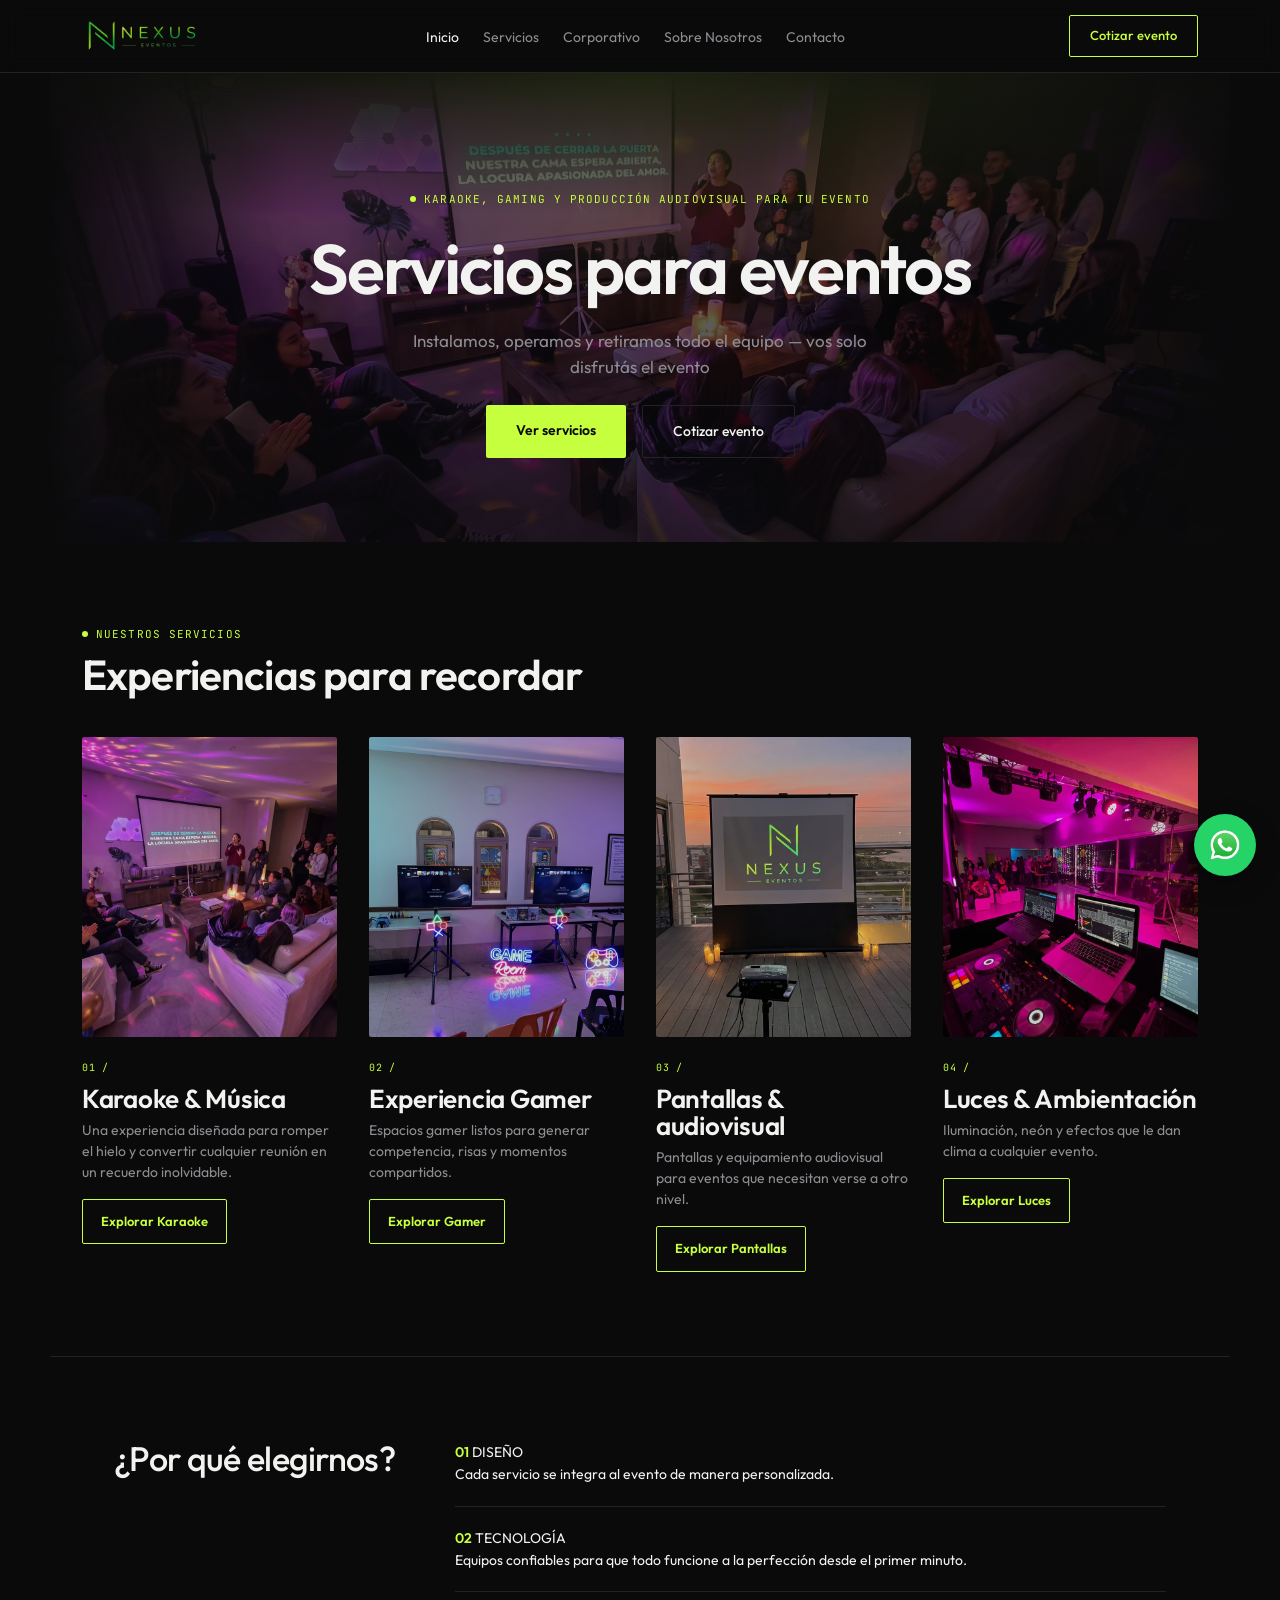
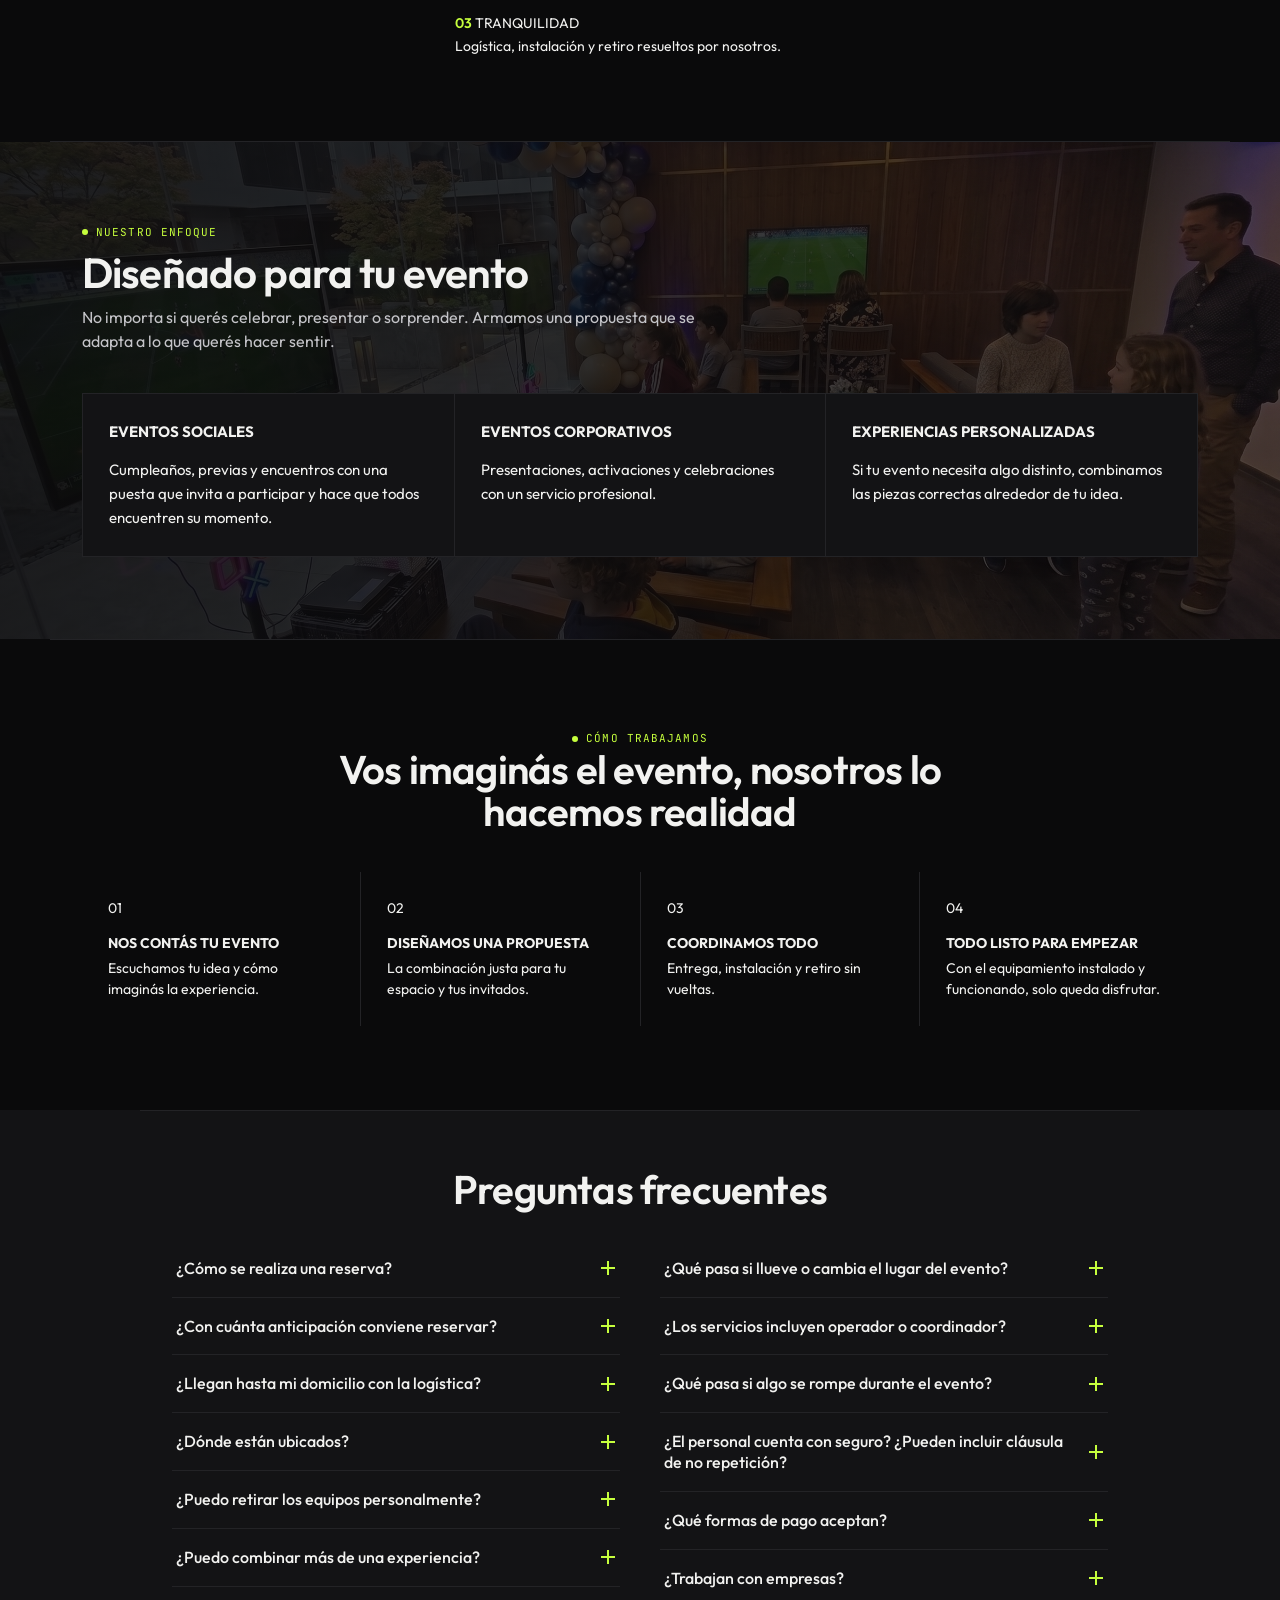
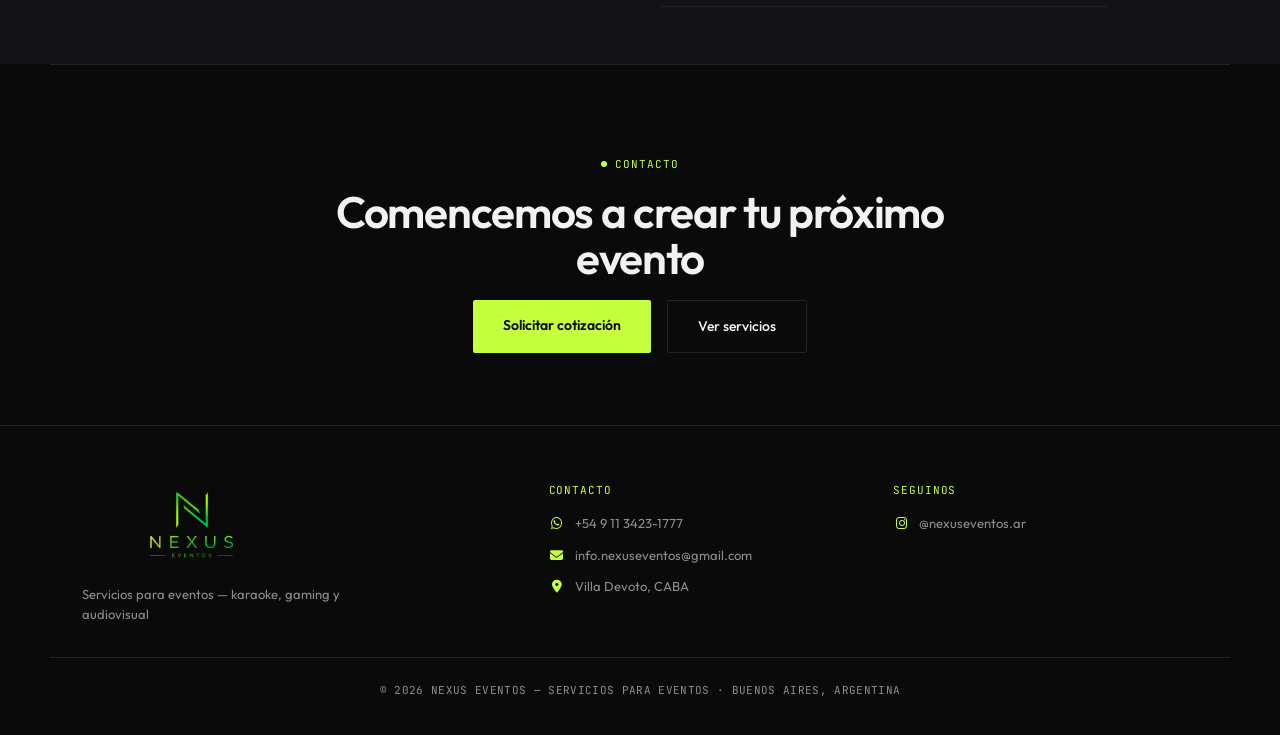
<file: index.html>
<!DOCTYPE html>
<html lang="es">
<head>
<meta charset="UTF-8">
<meta name="viewport" content="width=device-width, initial-scale=1.0">
<link rel="icon" type="image/png" href="fotos/Isotipo nexus.png">
<title>NEXUS EVENTOS — Producción de eventos</title>
<meta name="description" content="Producción técnica y experiencias interactivas para eventos en Buenos Aires.">

<!-- Open Graph -->
<meta property="og:type" content="website">
<meta property="og:title" content="NEXUS EVENTOS — Producción de eventos">
<meta property="og:description" content="Producción técnica y experiencias interactivas para eventos en Buenos Aires.">

<link rel="stylesheet" href="styles.css">
<link rel="stylesheet" href="https://cdnjs.cloudflare.com/ajax/libs/font-awesome/6.7.2/css/all.min.css">
</head>
<body>


<header>
  <div class="wrap nav-inner">
    <a href="./" class="logo">
      <img src="fotos/imagotipo 2 nexus sin fondo.png" alt="Nexus Eventos">
    </a>
    <button class="nav-toggle" aria-label="Abrir menú">☰</button>
    <nav>
      <ul class="nav-links" id="navLinks">
        <li><a href="./"  aria-current="page">Inicio</a></li>
        <li class="has-dropdown">
          <a href="servicios.html">Servicios</a>
          <ul class="dropdown">
            <li><a href="karaoke.html">Karaoke &amp; Música</a></li>
            <li><a href="gaming.html">Experiencia Gamer</a></li>
            <li><a href="pantallas.html">Pantallas &amp; Audiovisual</a></li>
            <li><a href="luces.html">Luces &amp; Ambientación</a></li>
          </ul>
        </li>
        <li><a href="corporativo.html">Corporativo</a></li>
        <li><a href="sobre-nosotros.html">Sobre Nosotros</a></li>
        <li><a href="contacto.html">Contacto</a></li>
      </ul>
    </nav>
    <a href="contacto.html" class="nav-cta">Cotizar evento</a>
  </div>
</header>

<!-- HERO -->
<section class="hero reveal">
  <div class="hero-bg">
    <img src="fotos/karaoke_1.jpeg" alt="">
  </div>
  <div class="hero-inner">
    <span class="eyebrow">Karaoke, gaming y producción audiovisual para tu evento</span>
    <h1>Servicios para eventos</h1>
    <p>Instalamos, operamos y retiramos todo el equipo — vos solo disfrutás el evento</p>
    <div class="hero-ctas">
      <a href="servicios.html" class="btn-primary">Ver servicios</a>
      <a href="contacto.html" class="btn-ghost">Cotizar evento</a>
    </div>
  </div>
</section>


<!-- SERVICIOS -->
<section id="servicios">
  <div class="section-head reveal">
    <span class="eyebrow">Nuestros servicios</span>
    <h2>Experiencias para recordar</h2>
  </div>
  <div class="services-grid reveal">
    <div class="service-card reveal">
      <img src="fotos/karaoke_1.jpeg" alt="Karaoke y música">
      <span class="idx">01 /</span>
      <h3>Karaoke &amp; Música</h3>
      <p>Una experiencia diseñada para romper el hielo y convertir cualquier reunión en un recuerdo inolvidable.</p>
      <a href="servicios.html#karaoke" class="card-link">Explorar Karaoke</a>
    </div>
    <div class="service-card reveal">
      <img src="fotos/gamer_espacio_1.jpeg" alt="Experiencia gamer">
      <span class="idx">02 /</span>
      <h3>Experiencia Gamer</h3>
      <p>Espacios gamer listos para generar competencia, risas y momentos compartidos.</p>
      <a href="servicios.html#gaming" class="card-link">Explorar Gamer</a>
    </div>
    <div class="service-card reveal">
      <img src="fotos/pantalla-1.jpeg" alt="Pantallas y audiovisual">
      <span class="idx">03 /</span>
      <h3>Pantallas &amp; audiovisual</h3>
      <p>Pantallas y equipamiento audiovisual para eventos que necesitan verse a otro nivel.</p>
      <a href="servicios.html#pantallas" class="card-link">Explorar Pantallas</a>
    </div>
    <div class="service-card reveal">
      <img src="fotos/luces/banner.jpeg" alt="Luces y ambientación">
      <span class="idx">04 /</span>
      <h3>Luces &amp; Ambientación</h3>
      <p>Iluminación, neón y efectos que le dan clima a cualquier evento.</p>
      <a href="luces.html#luces" class="card-link">Explorar Luces</a>
    </div>
  </div>
</section>

<!-- POR QUE ELEGIRNOS -->
<section class="why-section reveal">
  <div class="wrap why-inner">
    <h2>¿Por qué elegirnos?</h2>
    <div class="why-list">
      <div class="why-item"><span class="num">01</span> DISEÑO<br>Cada servicio se integra al evento de manera personalizada.</div>
      <div class="why-item"><span class="num">02</span> TECNOLOGÍA<br>Equipos confiables para que todo funcione a la perfección desde el primer minuto.</div>
      <div class="why-item"><span class="num">03</span> TRANQUILIDAD<br>Logística, instalación y retiro resueltos por nosotros.</div>
    </div>
  </div>
</section>

<!-- DISEÑADO PARA TU EVENTO -->
<section class="audience-section section-bg-photo reveal" id="sistema">
  <div class="section-bg-photo-img">
    <img src="fotos/gaming_2.jpeg" alt="">
  </div>
  <div class="wrap">
    <div class="section-head">
        <span class="eyebrow">Nuestro enfoque</span>
        <h2>Diseñado para tu evento</h2>
        <p>No importa si querés celebrar, presentar o sorprender. Armamos una propuesta que se adapta a lo que querés hacer sentir.</p>
    </div>
    <div class="audience-grid">
      <div class="audience-card"><b>EVENTOS SOCIALES</b>Cumpleaños, previas y encuentros con una puesta que invita a participar y hace que todos encuentren su momento.</div>
      <div class="audience-card"><b>EVENTOS CORPORATIVOS</b>Presentaciones, activaciones y celebraciones con un servicio profesional.</div>
      <div class="audience-card"><b>EXPERIENCIAS PERSONALIZADAS</b>Si tu evento necesita algo distinto, combinamos las piezas correctas alrededor de tu idea.</div>
    </div>
  </div>
</section>

<!-- COMO TRABAJAMOS -->
<section class="steps-section reveal">
  <span class="eyebrow">Cómo trabajamos</span>
  <h2>Vos imaginás el evento, nosotros lo hacemos realidad</h2>
  <div class="steps-grid">
    <div class="step"><span class="num">01</span><b>NOS CONTÁS TU EVENTO</b>Escuchamos tu idea y cómo imaginás la experiencia.</div>
    <div class="step"><span class="num">02</span><b>DISEÑAMOS UNA PROPUESTA</b>La combinación justa para tu espacio y tus invitados.</div>
    <div class="step"><span class="num">03</span><b>COORDINAMOS TODO</b>Entrega, instalación y retiro sin vueltas.</div>
    <div class="step"><span class="num">04</span><b>TODO LISTO PARA EMPEZAR</b>Con el equipamiento instalado y funcionando, solo queda disfrutar.</div>
  </div>
</section>


<!-- FAQ (2 columnas) -->
<section class="faq-section reveal" style="max-width:none;">
  <div class="wrap" style="max-width:1000px; text-align:center; padding:57px 32px;">
    <h2>Preguntas frecuentes</h2>
    <div class="faq-columns">
      <div>
        <div class="faq-item">
          <button class="faq-question">¿Cómo se realiza una reserva?<span class="faq-icon"></span></button>
          <div class="faq-answer"><p>Nos escribís contándonos la fecha, el tipo de evento y qué querés incluir. Te armamos una propuesta con el detalle exacto de lo que vas a tener, y confirmás con una seña.</p></div>
        </div>
        <div class="faq-item">
          <button class="faq-question">¿Con cuánta anticipación conviene reservar?<span class="faq-icon"></span></button>
          <div class="faq-answer"><p>Cuanto antes, mejor — trabajamos con cupo limitado por semana para poder cuidar cada evento como corresponde, y las fechas de fin de semana o temporada alta suelen cerrarse rápido.</p></div>
        </div>
        <div class="faq-item">
          <button class="faq-question">¿Llegan hasta mi domicilio con la logística?<span class="faq-icon"></span></button>
          <div class="faq-answer"><p>Para confirmarte si llegamos hasta tu domicilio y el costo correspondiente, necesitamos la localidad, calle y entre calles del lugar del evento. Escribinos y te lo confirmamos.</p></div>
        </div>
        <div class="faq-item">
          <button class="faq-question">¿Dónde están ubicados?<span class="faq-icon"></span></button>
          <div class="faq-answer"><p>Contamos con un punto de retiro en Villa Devoto, CABA, donde podés pasar a buscar el equipamiento. Si lo preferís, también ofrecemos servicio de entrega, instalación y retiro con personal propio.</p></div>
        </div>
        <div class="faq-item">
          <button class="faq-question">¿Puedo retirar los equipos personalmente?<span class="faq-icon"></span></button>
          <div class="faq-answer"><p>Sí, algunos equipos son fáciles de trasladar e instalar, y si preferís retirarlos vos, te mostramos cómo instalarlos y manejarlos.</p></div>
        </div>
        <div class="faq-item">
          <button class="faq-question">¿Puedo combinar más de una experiencia?<span class="faq-icon"></span></button>
          <div class="faq-answer"><p>Sí, de hecho es lo que más recomendamos. Pantallas, iluminación y estaciones interactivas funcionan mejor combinadas que por separado.</p></div>
        </div>
      </div>
      <div>
        <div class="faq-item">
          <button class="faq-question">¿Qué pasa si llueve o cambia el lugar del evento?<span class="faq-icon"></span></button>
          <div class="faq-answer"><p>Ante cambios por clima o locación, el servicio se puede reprogramar según disponibilidad. Es importante avisar con la mayor antelación posible.</p></div>
        </div>
        <div class="faq-item">
          <button class="faq-question">¿Los servicios incluyen operador o coordinador?<span class="faq-icon"></span></button>
          <div class="faq-answer"><p>Depende del servicio. Algunos son autogestionables, y otros —como el de juegos o consolas múltiples— pueden incluir un operador o coordinador.</p></div>
        </div>
        <div class="faq-item">
          <button class="faq-question">¿Qué pasa si algo se rompe durante el evento?<span class="faq-icon"></span></button>
          <div class="faq-answer"><p>Contamos con soporte técnico y equipamiento de respaldo para resolver cualquier inconveniente. En caso de daños al equipamiento, cada situación se evalúa de forma particular.</p></div>
        </div>
        <div class="faq-item">
          <button class="faq-question">¿El personal cuenta con seguro? ¿Pueden incluir cláusula de no repetición?<span class="faq-icon"></span></button>
          <div class="faq-answer"><p>Sí, nuestro personal cuenta con cobertura de seguro en caso de ser requerido. Para eventos corporativos también podemos incluir cláusula de no repetición en el contrato.</p></div>
        </div>
        <div class="faq-item">
          <button class="faq-question">¿Qué formas de pago aceptan?<span class="faq-icon"></span></button>
          <div class="faq-answer"><p>Aceptamos transferencia bancaria, Mercado Pago y efectivo. Siempre se solicita una seña para confirmar la reserva.</p></div>
        </div>
        <div class="faq-item">
          <button class="faq-question">¿Trabajan con empresas?<span class="faq-icon"></span></button>
          <div class="faq-answer"><p>Sí — ofrecemos cotización formal, factura A y coordinación previa para activaciones, eventos internos y lanzamientos.</p></div>
        </div>
      </div>
    </div>
  </div>
</section>



<!-- CONTACTO -->
<section class="contact-section reveal" id="contacto">
  <span class="eyebrow">Contacto</span>
  <h2>Comencemos a crear tu próximo evento</h2>
  <div class="contact-ctas">
    <a href="contacto.html" class="btn-primary">Solicitar cotización</a>
    <a href="servicios.html" class="btn-ghost">Ver servicios</a>
  </div>
</section>

<!-- BOTON WHATSAPP -->
<a href="https://wa.me/5491134231777?text=Hola%20Nexus!%20"
   class="whatsapp-float"
   target="_blank"
   aria-label="WhatsApp">
<img src="fotos/WhatsApp.svg.webp" alt="WhatsApp">
</a>

<footer>
  <div class="footer-inner">
    <div class="footer-top wrap" style="max-width:1180px">
      <div class="footer-col footer-col-logo">
        <img src="fotos/Imagotipo nexus sin fondo.png" alt="Nexus Eventos" class="footer-logo-img">
        <p class="footer-tagline">Servicios para eventos — karaoke, gaming y audiovisual</p>
      </div>

      <div class="footer-col">
        <span class="footer-col-title">Contacto</span>
        <a href="https://wa.me/5491134231777" target="_blank" class="footer-link">
          <i class="fa-brands fa-whatsapp"></i> +54 9 11 3423-1777
        </a>
        <a href="mailto:info.nexuseventos@gmail.com" class="footer-link">
          <i class="fa-solid fa-envelope"></i> info.nexuseventos@gmail.com
        </a>
        <span class="footer-link">
          <i class="fa-solid fa-location-dot"></i> Villa Devoto, CABA
        </span>
      </div>

      <div class="footer-col">
        <span class="footer-col-title">Seguinos</span>
        <a href="https://www.instagram.com/nexuseventos.ar" target="_blank" aria-label="Instagram" class="footer-link">
          <i class="fa-brands fa-instagram"></i> @nexuseventos.ar
        </a>
      </div>
    </div>

    <div class="footer-bottom">
      © 2026 NEXUS EVENTOS — SERVICIOS PARA EVENTOS · BUENOS AIRES, ARGENTINA
    </div>
  </div>
</footer>


<script src="script.js"></script>
</body>
</html>
</file>
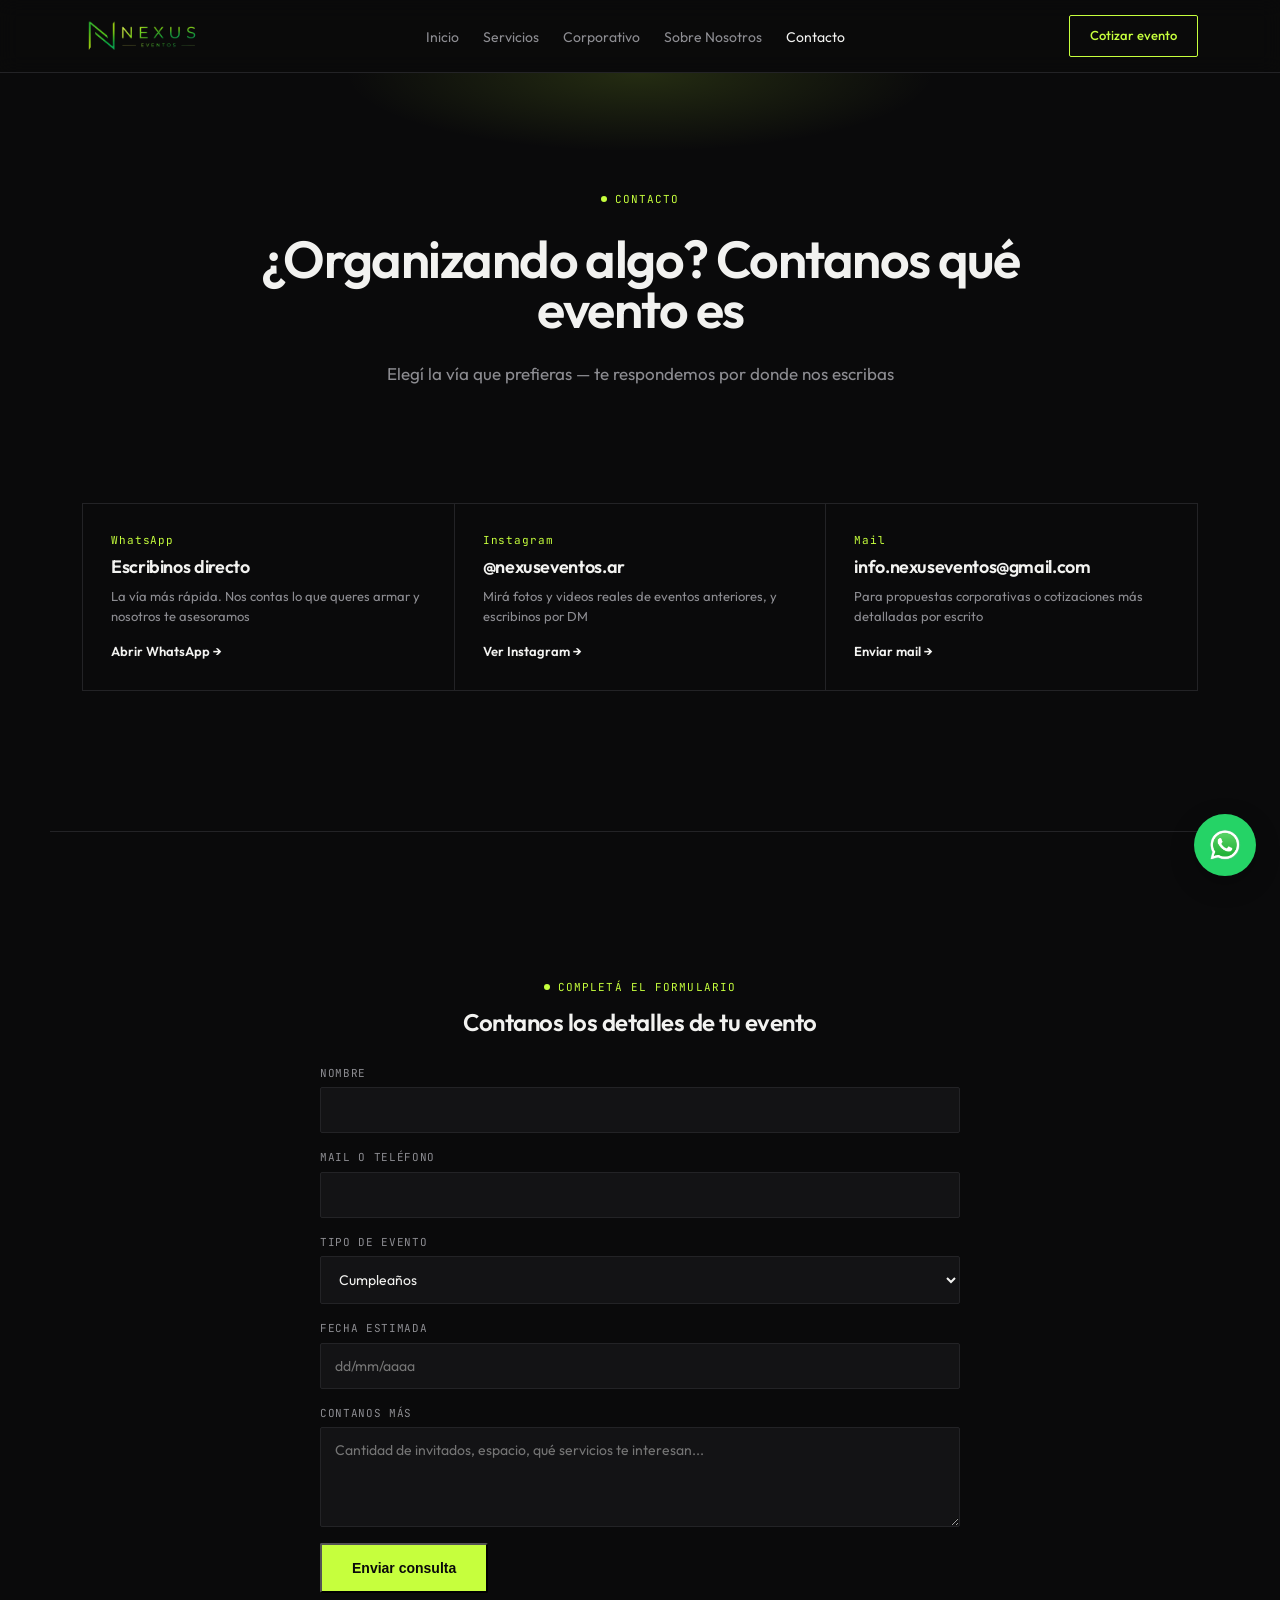
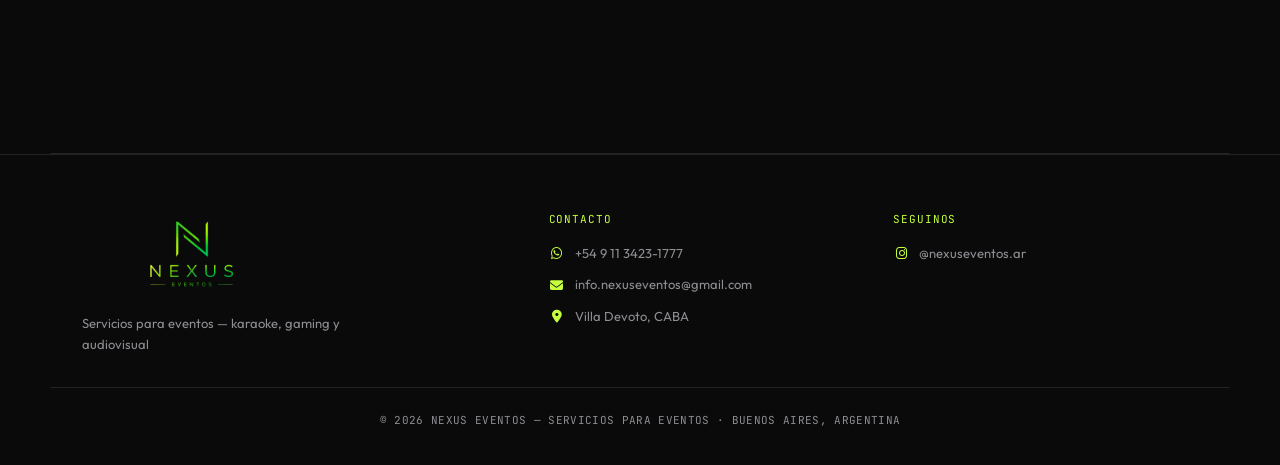
<file: contacto.html>
<!DOCTYPE html>
<html lang="es">
<head>
<meta charset="UTF-8">
<meta name="viewport" content="width=device-width, initial-scale=1.0">
<title>Contacto — NEXUS EVENTOS</title>
<meta name="description" content="Contactá a NEXUS EVENTOS por WhatsApp, Instagram, mail o formulario para cotizar tu evento">
<link rel="icon" type="image/png" href="fotos/Isotipo nexus.png">
<link rel="stylesheet" href="styles.css">
<link rel="stylesheet" href="https://cdnjs.cloudflare.com/ajax/libs/font-awesome/6.7.2/css/all.min.css">
</head>
<body>

<header>
  <div class="wrap nav-inner">
    <a href="./" class="logo">
      <img src="fotos/imagotipo 2 nexus sin fondo.png" alt="Nexus Eventos">
    </a>
    <button class="nav-toggle" aria-label="Abrir menú">☰</button>
    <nav>
      <ul class="nav-links" id="navLinks">
        <li><a href="./">Inicio</a></li>
        <li class="has-dropdown">
          <a href="servicios.html">Servicios</a>
          <ul class="dropdown">
            <li><a href="karaoke.html">Karaoke &amp; Música</a></li>
            <li><a href="gaming.html">Experiencia Gamer</a></li>
            <li><a href="pantallas.html">Pantallas &amp; Audiovisual</a></li>
            <li><a href="luces.html">Luces &amp; Ambientación</a></li>
          </ul>
        </li>
        <li><a href="corporativo.html">Corporativo</a></li>
        <li><a href="sobre-nosotros.html">Sobre Nosotros</a></li>
        <li><a href="contacto.html" aria-current="page">Contacto</a></li>
      </ul>
    </nav>
    <a href="contacto.html" class="nav-cta">Cotizar evento</a>
  </div>
</header>



<!-- HERO -->
<section class="hero reveal" style="padding-bottom:0;">
  <div class="hero-inner">
    <span class="eyebrow">Contacto</span>
    <h1 style="font-size:clamp(32px,4.5vw,52px);">¿Organizando algo? Contanos qué evento es</h1>
    <p>Elegí la vía que prefieras — te respondemos por donde nos escribas</p>
  </div>
</section>

<!-- OPCIONES DE CONTACTO -->
<section>
  <div class="contact-options reveal">

    <!-- WHATSAPP -->
    <a class="contact-option reveal" href="https://wa.me/5491134231777?text=Hola%20Nexus!%20" target="_blank" rel="noopener">
      <span class="label">WhatsApp</span>
      <h3>Escribinos directo</h3>
      <p>La vía más rápida. Nos contas lo que queres armar y nosotros te asesoramos </p>
      <span class="go">Abrir WhatsApp →</span>
    </a>

    <!-- INSTAGRAM -->
    <a class="contact-option reveal" href="https://instagram.com/nexuseventos.ar" target="_blank" rel="noopener">
      <span class="label">Instagram</span>
      <h3>@nexuseventos.ar</h3>
      <p>Mirá fotos y videos reales de eventos anteriores, y escribinos por DM</p>
      <span class="go">Ver Instagram →</span>
    </a>

    <!-- MAIL -->
    <a class="contact-option reveal" href="mailto:info.nexuseventos@gmail.com">
      <span class="label">Mail</span>
      <h3>info.nexuseventos@gmail.com</h3>
      <p>Para propuestas corporativas o cotizaciones más detalladas por escrito</p>
      <span class="go">Enviar mail →</span>
    </a>

  </div>
</section>

<!-- FORMULARIO -->
<section class="why-section reveal">
  <div class="wrap" style="padding:56px 0; text-align:center;">
    <span class="eyebrow"> completá el formulario</span>
    <h2 style="margin:14px 0 30px;">Contanos los detalles de tu evento</h2>

    <form class="contact-form reveal" id="contactForm" action="https://api.web3forms.com/submit" method="POST">
      <input type="hidden" name="access_key" value="68e4d121-441e-4bf8-ab7c-fb642df434f2">
      <input type="hidden" name="subject" value="Nueva consulta desde la web — NEXUS EVENTOS">

      <div class="field reveal">
        <label for="nombre">Nombre</label>
        <input type="text" id="nombre" name="nombre" required>
      </div>

      <div class="field reveal">
        <label for="contacto">Mail o teléfono</label>
        <input type="text" id="contacto" name="contacto" required>
      </div>

      <div class="field reveal">
        <label for="tipoEvento">Tipo de evento</label>
        <select id="tipoEvento" name="tipo_evento">
          <option>Cumpleaños</option>
          <option>Previa / Egresados</option>
          <option>Evento corporativo</option>
          <option>Casamiento</option>
          <option>Otro</option>
        </select>
      </div>

      <div class="field reveal">
        <label for="fecha">Fecha estimada</label>
        <input type="text" id="fecha" name="fecha" placeholder="dd/mm/aaaa">
      </div>

      <div class="field reveal">
        <label for="mensaje">Contanos más</label>
        <textarea id="mensaje" name="mensaje" rows="4" placeholder="Cantidad de invitados, espacio, qué servicios te interesan..."></textarea>
      </div>

      <button type="submit" class="btn-primary">Enviar consulta</button>
      <p class="form-status" id="formStatus"></p>
    </form>
  </div>
</section>

<!-- BOTON WHATSAPP -->
<a href="https://wa.me/5491134231777?text=Hola%20Nexus!%20"
   class="whatsapp-float"
   target="_blank"
   aria-label="WhatsApp">
<img src="fotos/WhatsApp.svg.webp" alt="WhatsApp">
</a>

<footer>
  <div class="footer-inner">
    <div class="footer-top wrap" style="max-width:1180px">
      <div class="footer-col footer-col-logo">
        <img src="fotos/Imagotipo nexus sin fondo.png" alt="Nexus Eventos" class="footer-logo-img">
        <p class="footer-tagline">Servicios para eventos — karaoke, gaming y audiovisual</p>
      </div>

      <div class="footer-col">
        <span class="footer-col-title">Contacto</span>
        <a href="https://wa.me/5491134231777" target="_blank" class="footer-link">
          <i class="fa-brands fa-whatsapp"></i> +54 9 11 3423-1777
        </a>
        <a href="mailto:info.nexuseventos@gmail.com" class="footer-link">
          <i class="fa-solid fa-envelope"></i> info.nexuseventos@gmail.com
        </a>
        <span class="footer-link">
          <i class="fa-solid fa-location-dot"></i> Villa Devoto, CABA
        </span>
      </div>

      <div class="footer-col">
        <span class="footer-col-title">Seguinos</span>
        <a href="https://www.instagram.com/nexuseventos.ar" target="_blank" aria-label="Instagram" class="footer-link">
          <i class="fa-brands fa-instagram"></i> @nexuseventos.ar
        </a>
      </div>
    </div>

    <div class="footer-bottom">
      © 2026 NEXUS EVENTOS — SERVICIOS PARA EVENTOS · BUENOS AIRES, ARGENTINA
    </div>
  </div>
</footer>


<script src="script.js"></script>
<script>
  // Envío del formulario vía fetch para mostrar un mensaje de estado sin recargar la página
  const form = document.getElementById('contactForm');
  const status = document.getElementById('formStatus');
  if (form) {
    form.addEventListener('submit', async (e) => {
      e.preventDefault();
      status.textContent = 'Enviando...';
      status.className = 'form-status';
      try {
        const res = await fetch(form.action, {
          method: 'POST',
          body: new FormData(form),
          headers: { 'Accept': 'application/json' }
        });
        const data = await res.json();
        if (data.success) {
          status.textContent = '¡Listo! Te vamos a responder a la brevedad.';
          status.className = 'form-status ok';
          form.reset();
        } else {
          status.textContent = 'Hubo un error. Probá escribirnos por WhatsApp mientras lo resolvemos.';
          status.className = 'form-status error';
        }
      } catch (err) {
        status.textContent = 'Hubo un error. Probá escribirnos por WhatsApp mientras lo resolvemos.';
        status.className = 'form-status error';
      }
    });
  }
</script>
</body>
</html>
</file>
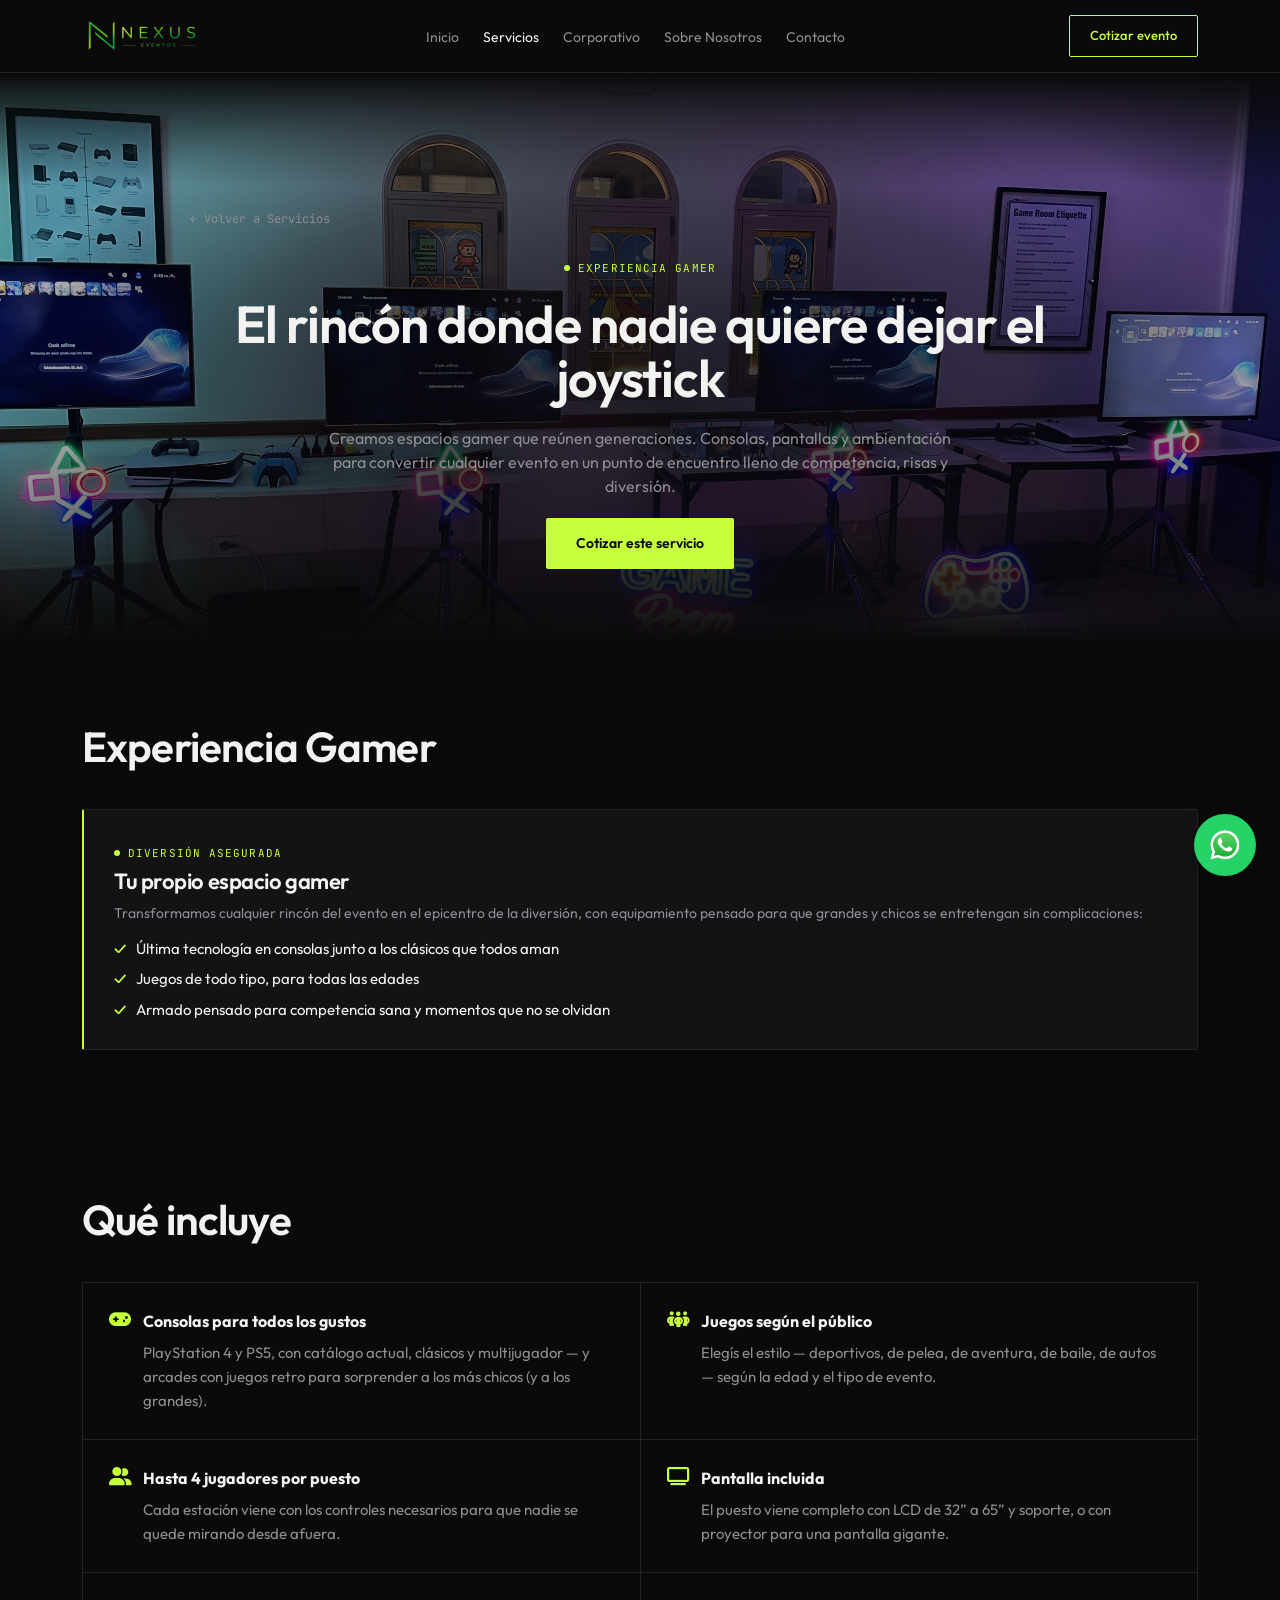
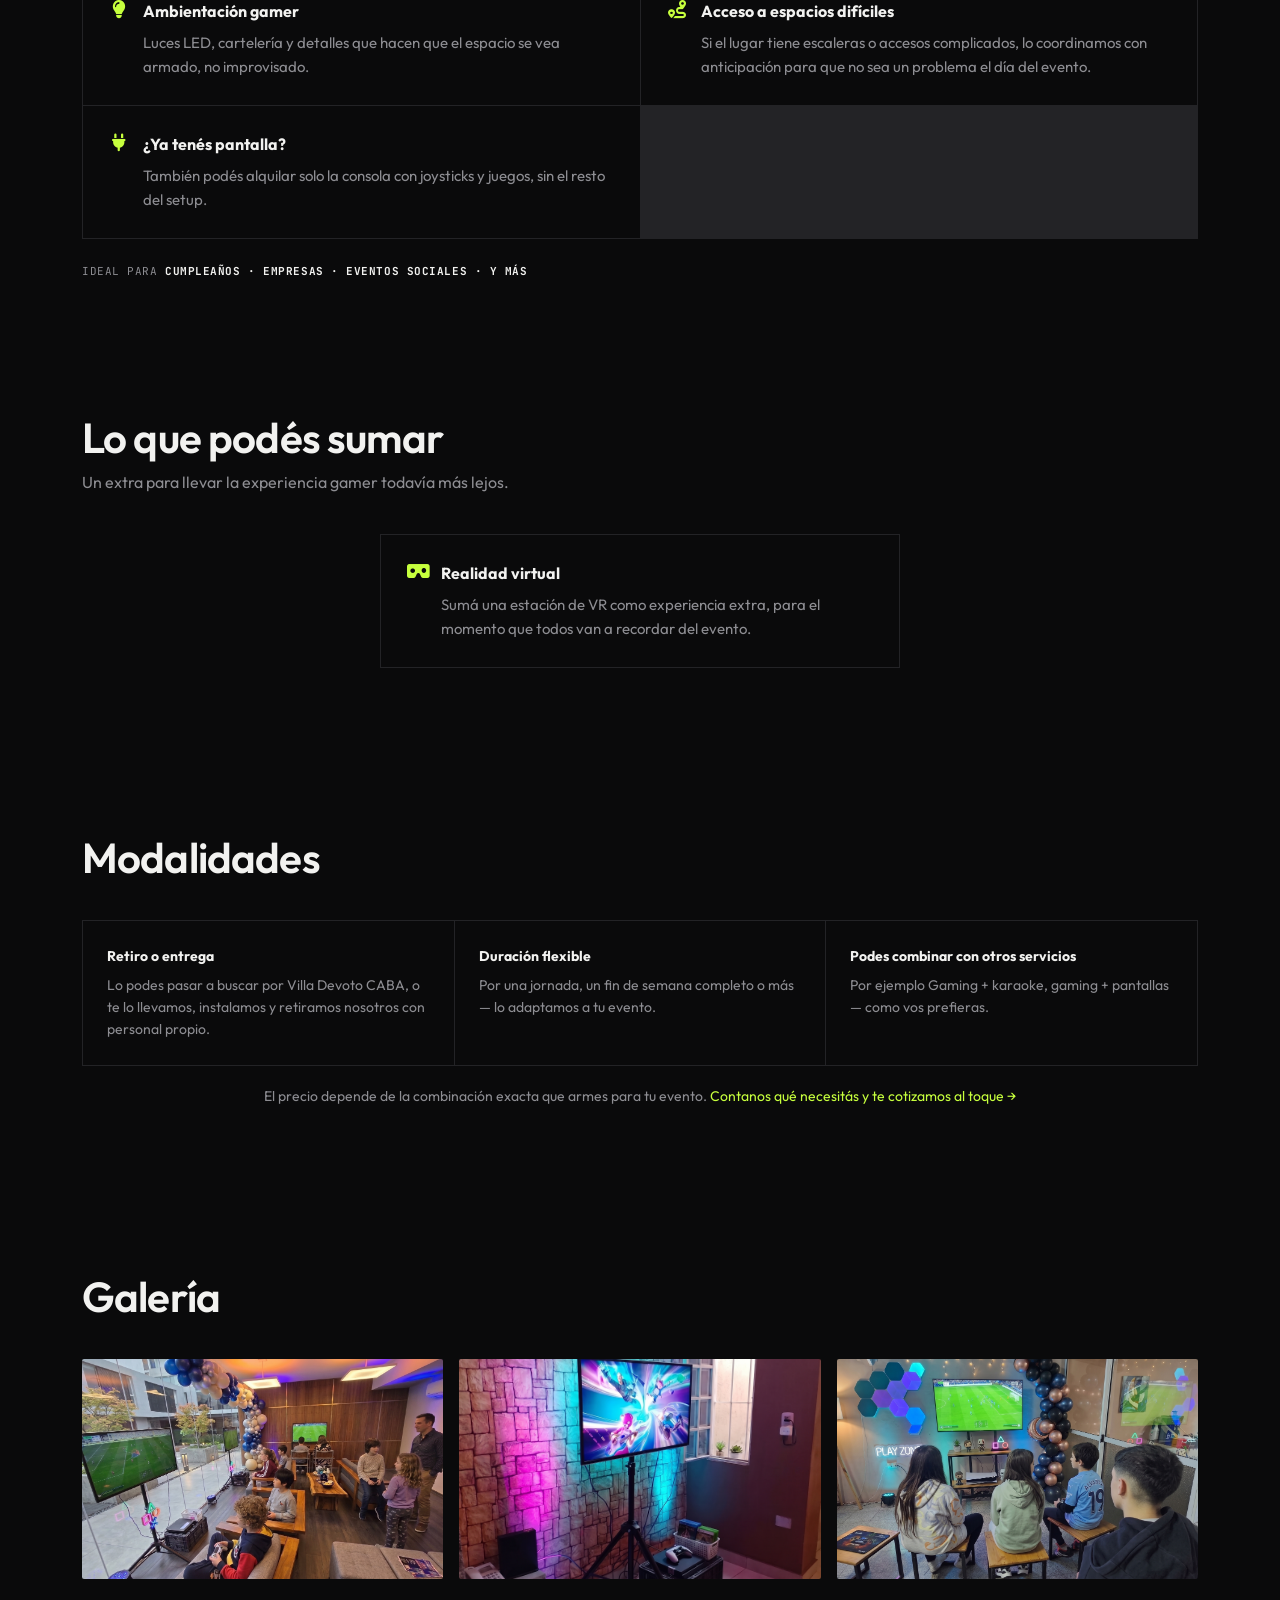
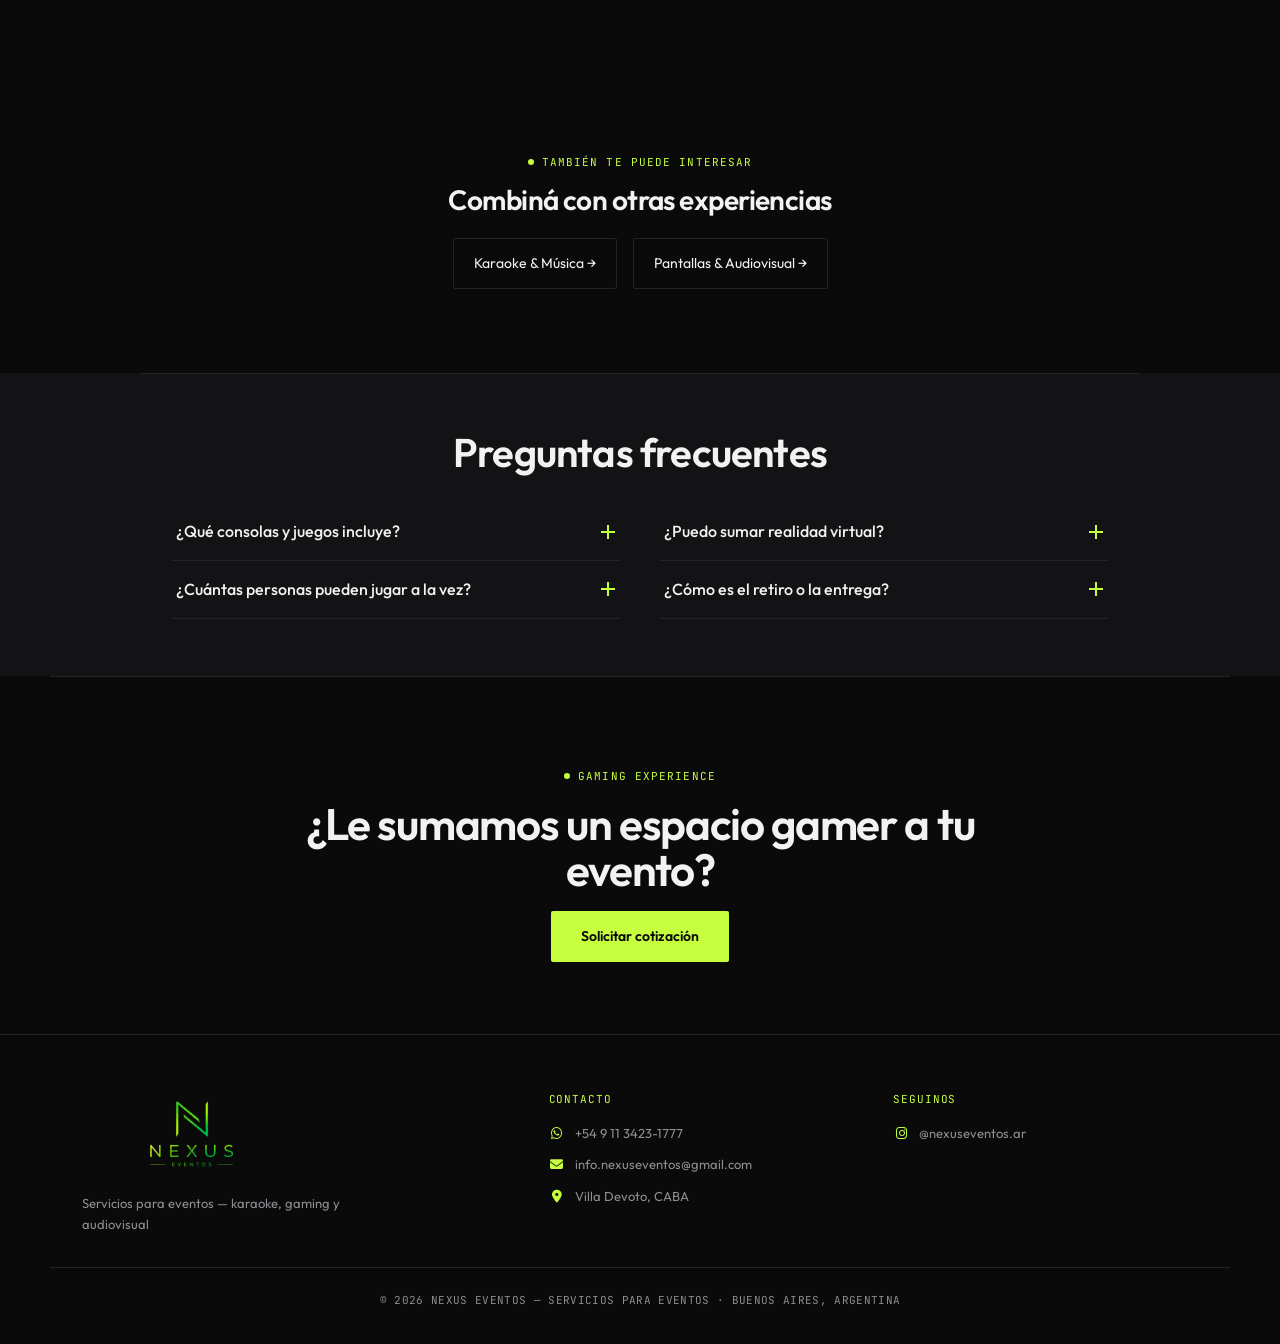
<file: gaming.html>
<!DOCTYPE html>
<html lang="es">
<head>
<meta charset="UTF-8">
<meta name="viewport" content="width=device-width, initial-scale=1.0">
<title>Gaming Experience — NEXUS EVENTOS</title>
<meta name="description" content="Alquiler de espacios gamer con consolas y pantallas para tu evento.">
<link rel="icon" type="image/png" href="fotos/Isotipo nexus.png">
<link rel="stylesheet" href="styles.css">
<link rel="stylesheet" href="https://cdnjs.cloudflare.com/ajax/libs/font-awesome/6.7.2/css/all.min.css">
</head>
<body>


<header>
  <div class="wrap nav-inner">
    <a href="./" class="logo">
      <img src="fotos/imagotipo 2 nexus sin fondo.png" alt="Nexus Eventos">
    </a>
    <button class="nav-toggle" aria-label="Abrir menú">☰</button>
    <nav>
      <ul class="nav-links" id="navLinks">
        <li><a href="./">Inicio</a></li>
        <li class="has-dropdown">
          <a href="servicios.html" aria-current="page">Servicios</a>
          <ul class="dropdown">
            <li><a href="karaoke.html">Karaoke &amp; Música</a></li>
            <li><a href="gaming.html" aria-current="page">Experiencia Gamer</a></li>
            <li><a href="pantallas.html">Pantallas &amp; Audiovisual</a></li>
            <li><a href="luces.html">Luces &amp; Ambientación</a></li>
          </ul>
        </li>
        <li><a href="corporativo.html">Corporativo</a></li>
        <li><a href="sobre-nosotros.html">Sobre Nosotros</a></li>
        <li><a href="contacto.html">Contacto</a></li>
      </ul>
    </nav>
    <a href="contacto.html" class="nav-cta">Cotizar evento</a>
  </div>
</header>


<!-- HERO -->
<section class="page-hero reveal"><div class="page-hero-bg"><img alt="Espacio gamer en evento" src="fotos/gamer_espacio_1.jpeg"/></div><div class="wrap"><a class="back-link" href="servicios.html">← Volver a Servicios</a><div class="breadcrumb">
</div><div class="page-hero-text">
<span class="eyebrow">Experiencia Gamer</span>
<h1>El rincón donde nadie quiere dejar el joystick</h1>
<p>Creamos espacios gamer que reúnen generaciones. Consolas, pantallas y ambientación para convertir cualquier evento en un punto de encuentro lleno de competencia, risas y diversión.</p>
<a class="btn-primary" href="contacto.html">Cotizar este servicio</a>
</div></div></section>

<!-- Espacio Gamer a medida - destacado -->
<section>
  <div class="section-head reveal">
    <h2>Experiencia Gamer</h2>
  </div>
    <div class="highlight-box">
    <span class="eyebrow">Diversión asegurada</span>
    <h3>Tu propio espacio gamer</h3>
    <p>Transformamos cualquier rincón del evento en el epicentro de la diversión, con equipamiento pensado para que grandes y chicos se entretengan sin complicaciones:</p>
    <ul class="check-list">
        <li>Última tecnología en consolas junto a los clásicos que todos aman</li>
        <li>Juegos de todo tipo, para todas las edades</li>
        <li>Armado pensado para competencia sana y momentos que no se olvidan</li>
    </ul>
    </div>
</section>

<!-- QUÉ INCLUYE -->
<section style="padding-top:32px;">
  <div class="section-head reveal">
    <h2>Qué incluye</h2>
  </div>

  <div class="feature-grid">
    <div class="feature-item reveal"><i class="fa-solid fa-gamepad"></i><div class="feature-item-body"><b>Consolas para todos los gustos</b><p>PlayStation 4 y PS5, con catálogo actual, clásicos y multijugador — y arcades con juegos retro para sorprender a los más chicos (y a los grandes).</p></div></div>
    <div class="feature-item reveal"><i class="fa-solid fa-people-group"></i><div class="feature-item-body"><b>Juegos según el público</b><p>Elegís el estilo — deportivos, de pelea, de aventura, de baile, de autos — según la edad y el tipo de evento.</p></div></div>
    <div class="feature-item reveal"><i class="fa-solid fa-user-group"></i><div class="feature-item-body"><b>Hasta 4 jugadores por puesto</b><p>Cada estación viene con los controles necesarios para que nadie se quede mirando desde afuera.</p></div></div>
    <div class="feature-item reveal"><i class="fa-solid fa-tv"></i><div class="feature-item-body"><b>Pantalla incluida</b><p>El puesto viene completo con LCD de 32” a 65” y soporte, o con proyector para una pantalla gigante.</p></div></div>
    <div class="feature-item reveal"><i class="fa-solid fa-lightbulb"></i><div class="feature-item-body"><b>Ambientación gamer</b><p>Luces LED, cartelería y detalles que hacen que el espacio se vea armado, no improvisado.</p></div></div>
    <div class="feature-item reveal"><i class="fa-solid fa-route"></i><div class="feature-item-body"><b>Acceso a espacios difíciles</b><p>Si el lugar tiene escaleras o accesos complicados, lo coordinamos con anticipación para que no sea un problema el día del evento.</p></div></div>
    <div class="feature-item reveal"><i class="fa-solid fa-plug"></i><div class="feature-item-body"><b>¿Ya tenés pantalla?</b><p>También podés alquilar solo la consola con joysticks y juegos, sin el resto del setup.</p></div></div>
  </div>

  <div class="ideal-para" style="margin-top:24px;">Ideal para <b>Cumpleaños · Empresas · Eventos sociales · Y más</b></div>
</section>

<!-- LO QUE PODÉS SUMAR -->
<section style="padding-top:32px;">
  <div class="section-head reveal">
    <h2>Lo que podés sumar</h2>
    <p>Un extra para llevar la experiencia gamer todavía más lejos.</p>
  </div>
  <div class="feature-grid feature-grid-1">
    <div class="feature-item reveal"><i class="fa-solid fa-vr-cardboard"></i><div class="feature-item-body"><b>Realidad virtual</b><p>Sumá una estación de VR como experiencia extra, para el momento que todos van a recordar del evento.</p></div></div>
  </div>
</section>

<!-- MODALIDADES -->
<section>
  <div class="section-head reveal">
    <h2>Modalidades</h2>
  </div>
  <div class="modalidad-grid">
    <div class="modalidad-item reveal"><b>Retiro o entrega</b>Lo podes pasar a buscar por Villa Devoto CABA, o te lo llevamos, instalamos y retiramos nosotros con personal propio.</div>
    <div class="modalidad-item reveal"><b>Duración flexible</b>Por una jornada, un fin de semana completo o más — lo adaptamos a tu evento.</div>
    <div class="modalidad-item reveal"><b>Podes combinar con otros servicios</b>Por ejemplo Gaming + karaoke, gaming + pantallas — como vos prefieras.</div>
  </div>
  <p class="modalidad-note">El precio depende de la combinación exacta que armes para tu evento. <a href="contacto.html">Contanos qué necesitás y te cotizamos al toque →</a></p>
</section>

<!-- GALERÍA -->
<section>
  <div class="section-head reveal">
    <h2>Galería</h2>
  </div>
  <div class="gallery-grid">
    <img src="fotos/gaming_2.jpeg" alt="Gaming 1">
    <img src="fotos/gaming_4.jpeg" alt="Gaming 2">
    <img src="fotos/gaming_3.jpeg" alt="Gaming 3">
  </div>
</section>

<!-- SERVICIOS RELACIONADOS -->
<section style="text-align:center;">
  <span class="eyebrow reveal">También te puede interesar</span>
  <h2 style="margin:14px 0 24px; font-size:28px;">Combiná con otras experiencias</h2>
  <div class="related-services reveal" style="justify-content:center;">
    <a href="karaoke.html">Karaoke &amp; Música →</a>
    <a href="pantallas.html">Pantallas &amp; Audiovisual →</a>
  </div>
</section>

<!-- FAQ -->
<section class="faq-section reveal" style="max-width:none;">
  <div class="wrap" style="max-width:1000px; text-align:center; padding:57px 32px;">
    <h2>Preguntas frecuentes</h2>
    <div class="faq-columns">
      <div>
        <div class="faq-item">
          <button class="faq-question">¿Qué consolas y juegos incluye?<span class="faq-icon"></span></button>
          <div class="faq-answer"><p>Trabajamos con PlayStation 4 y PS5, con catálogo actual, clásicos y multijugador, además de arcades con juegos retro. Elegís el estilo de juego —deportivos, de pelea, aventura, baile, autos— según la edad y el tipo de evento.</p></div>
        </div>
        <div class="faq-item">
          <button class="faq-question">¿Cuántas personas pueden jugar a la vez?<span class="faq-icon"></span></button>
          <div class="faq-answer"><p>Cada estación viene con los controles necesarios para hasta 4 jugadores, así nadie se queda mirando desde afuera.</p></div>
        </div>
      </div>
      <div>
        <div class="faq-item">
          <button class="faq-question">¿Puedo sumar realidad virtual?<span class="faq-icon"></span></button>
          <div class="faq-answer"><p>Sí, la VR es una estación extra que podés sumar al espacio gamer para tener ese momento que todos van a recordar del evento.</p></div>
        </div>
        <div class="faq-item">
          <button class="faq-question">¿Cómo es el retiro o la entrega?<span class="faq-icon"></span></button>
          <div class="faq-answer"><p>Podés pasar a buscarlo por Villa Devoto, CABA, o te lo llevamos, instalamos y retiramos nosotros con personal propio. Si el lugar tiene escaleras o accesos complicados, lo coordinamos con anticipación.</p></div>
        </div>
      </div>
    </div>
  </div>
</section>

<!-- CTA FINAL -->
<section class="contact-section reveal">
  <span class="eyebrow">Gaming Experience</span>
  <h2>¿Le sumamos un espacio gamer a tu evento?</h2>
  <div class="contact-ctas">
    <a href="contacto.html" class="btn-primary">Solicitar cotización</a>
  </div>
</section>

<!-- BOTON WHATSAPP -->
<a href="https://wa.me/5491134231777?text=Hola%20Nexus!%20"
   class="whatsapp-float"
   target="_blank"
   aria-label="WhatsApp">
<img src="fotos/WhatsApp.svg.webp" alt="WhatsApp">
</a>

<footer>
  <div class="footer-inner">
    <div class="footer-top wrap" style="max-width:1180px">
      <div class="footer-col footer-col-logo">
        <img src="fotos/Imagotipo nexus sin fondo.png" alt="Nexus Eventos" class="footer-logo-img">
        <p class="footer-tagline">Servicios para eventos — karaoke, gaming y audiovisual</p>
      </div>

      <div class="footer-col">
        <span class="footer-col-title">Contacto</span>
        <a href="https://wa.me/5491134231777" target="_blank" class="footer-link">
          <i class="fa-brands fa-whatsapp"></i> +54 9 11 3423-1777
        </a>
        <a href="mailto:info.nexuseventos@gmail.com" class="footer-link">
          <i class="fa-solid fa-envelope"></i> info.nexuseventos@gmail.com
        </a>
        <span class="footer-link">
          <i class="fa-solid fa-location-dot"></i> Villa Devoto, CABA
        </span>
      </div>

      <div class="footer-col">
        <span class="footer-col-title">Seguinos</span>
        <a href="https://www.instagram.com/nexuseventos.ar" target="_blank" aria-label="Instagram" class="footer-link">
          <i class="fa-brands fa-instagram"></i> @nexuseventos.ar
        </a>
      </div>
    </div>

    <div class="footer-bottom">
      © 2026 NEXUS EVENTOS — SERVICIOS PARA EVENTOS · BUENOS AIRES, ARGENTINA
    </div>
  </div>
</footer>



<script src="script.js"></script>
</body>
</html>
</file>
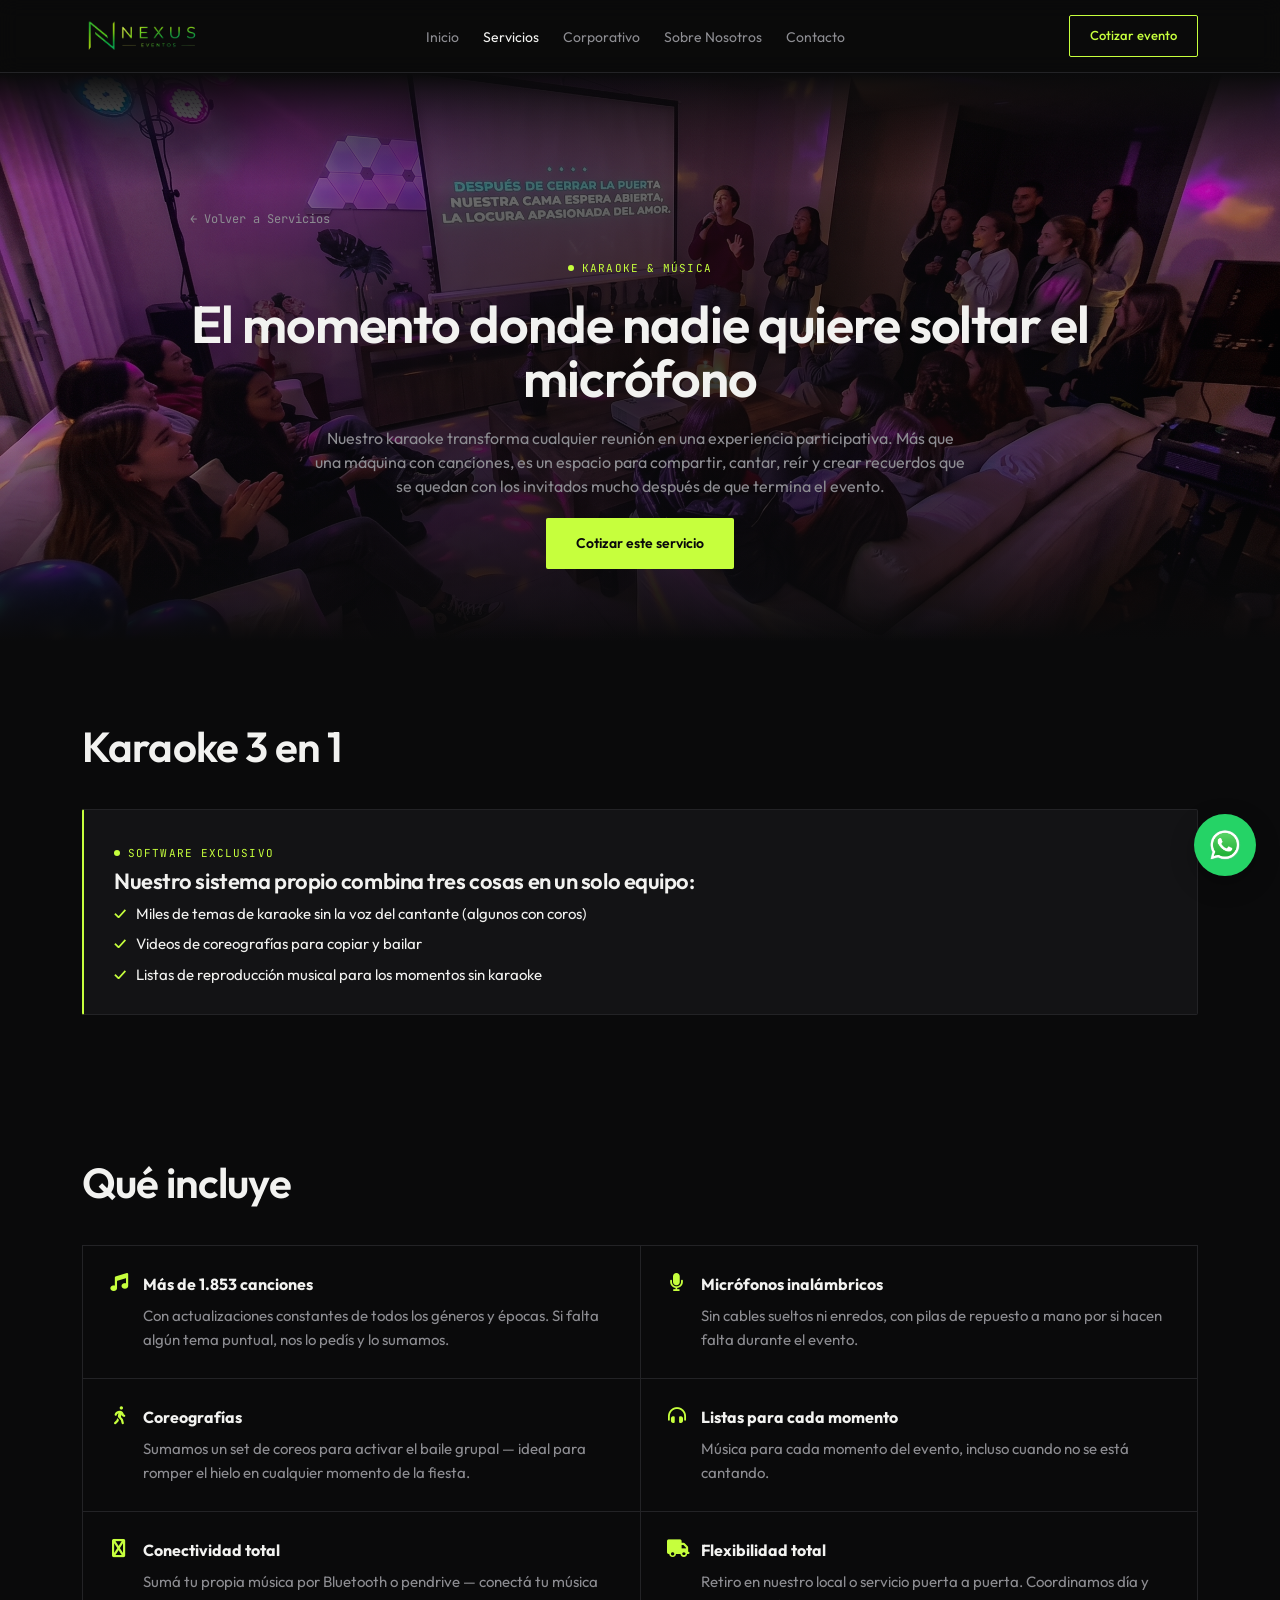
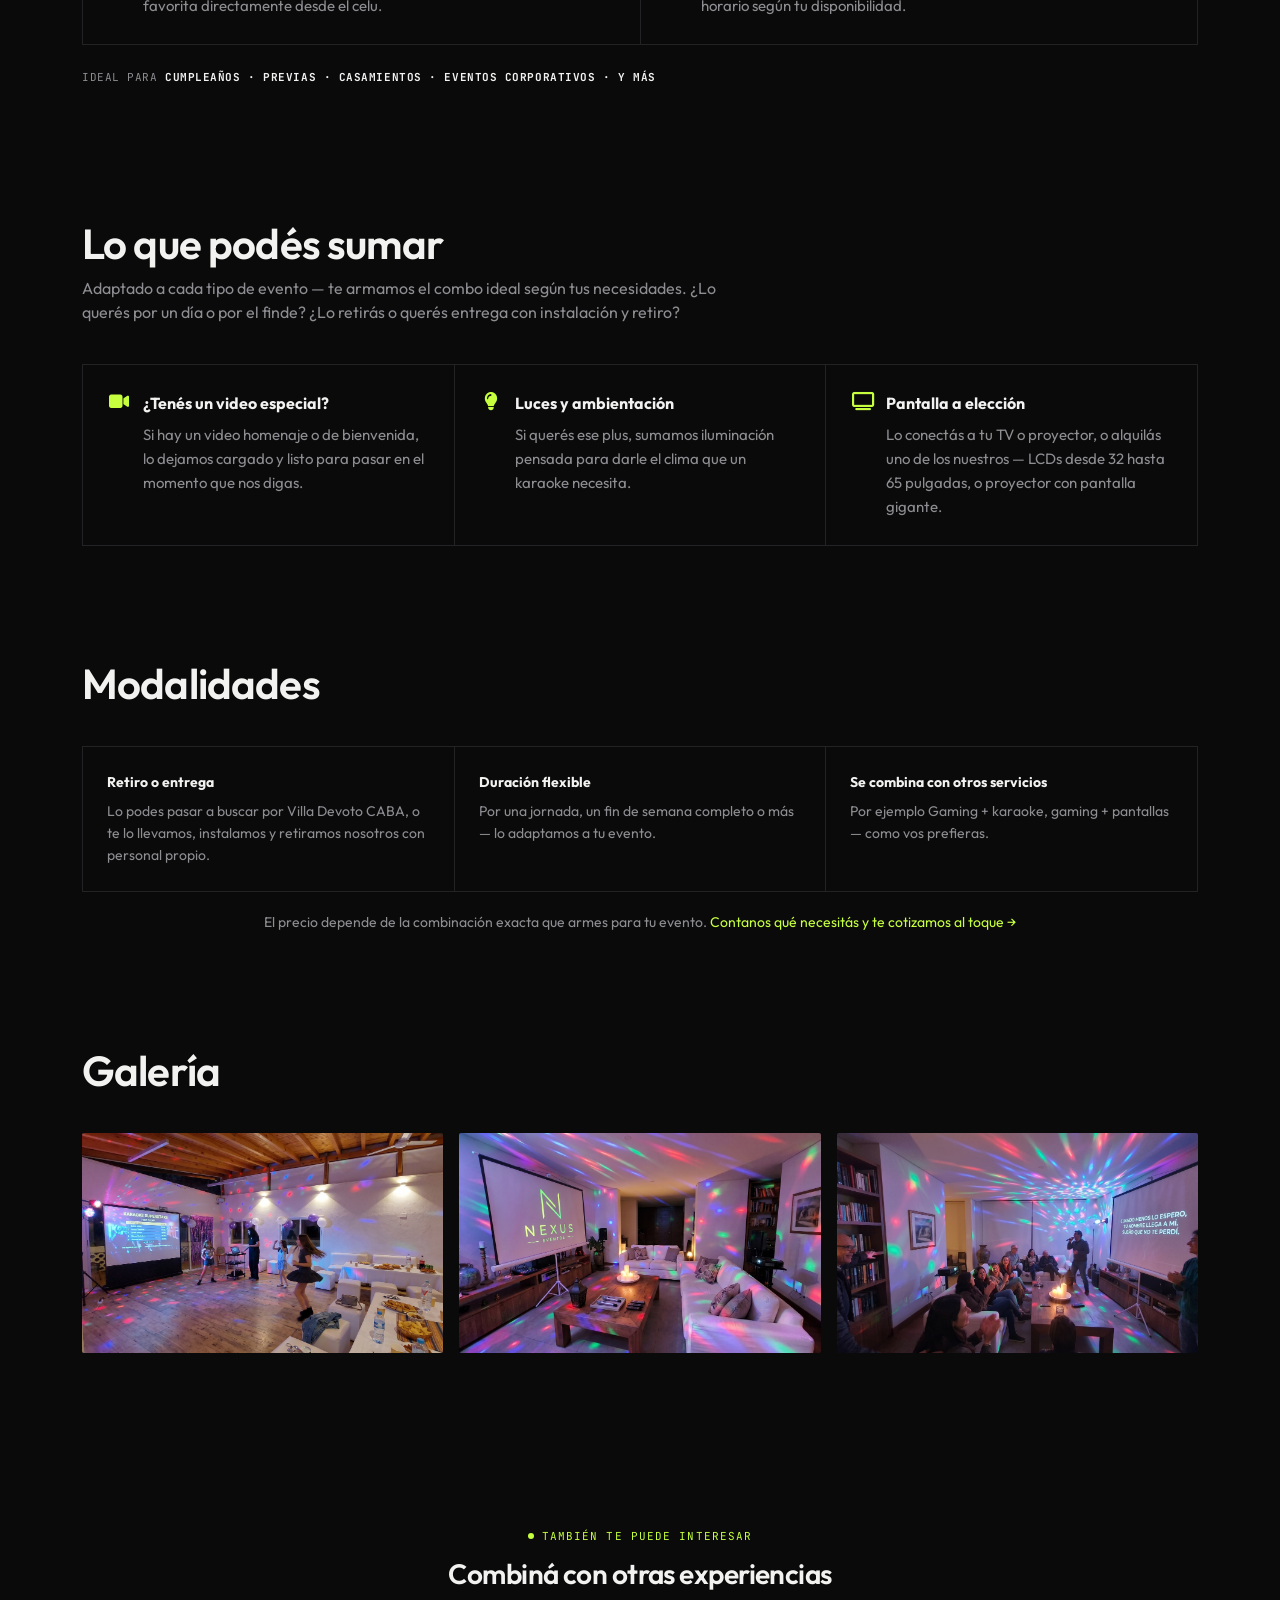
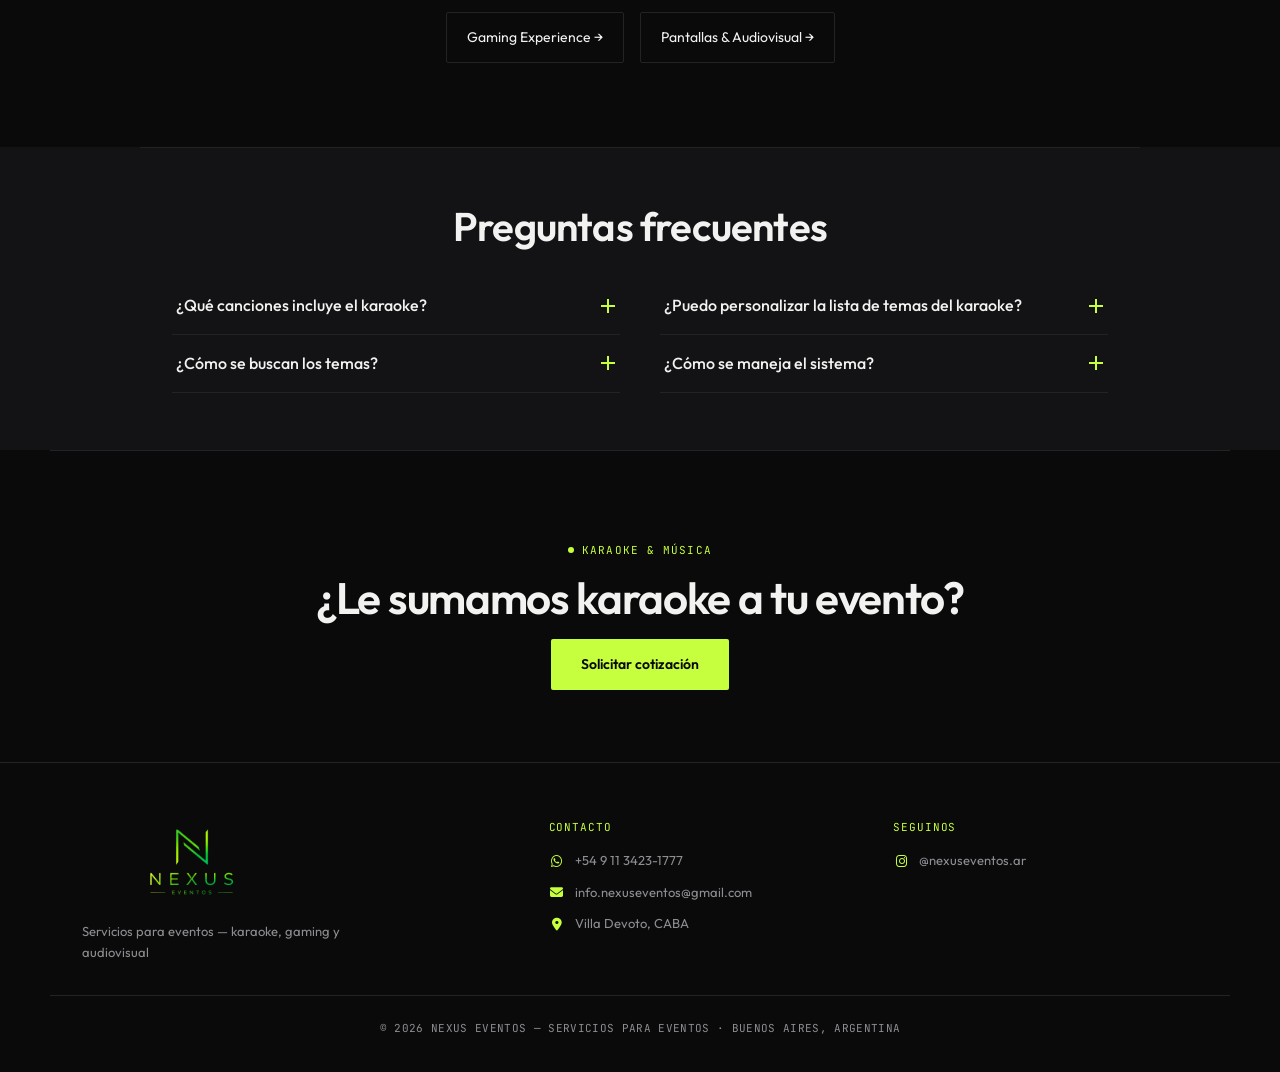
<file: karaoke.html>
<!DOCTYPE html>
<html lang="es">
<head>
<meta charset="UTF-8">
<meta name="viewport" content="width=device-width, initial-scale=1.0">
<title>Karaoke & Música — NEXUS EVENTOS</title>
<meta name="description" content="Alquiler de karaoke con micrófonos inalámbricos y más de 2700 canciones para tu evento.">
<link rel="icon" type="image/png" href="fotos/Isotipo nexus.png">
<link rel="stylesheet" href="styles.css">
<link rel="stylesheet" href="https://cdnjs.cloudflare.com/ajax/libs/font-awesome/6.7.2/css/all.min.css">
</head>
<body>


<header>
  <div class="wrap nav-inner">
    <a href="./" class="logo">
      <img src="fotos/imagotipo 2 nexus sin fondo.png" alt="Nexus Eventos">
    </a>
    <button class="nav-toggle" aria-label="Abrir menú">☰</button>
    <nav>
      <ul class="nav-links" id="navLinks">
        <li><a href="./">Inicio</a></li>
        <li class="has-dropdown">
          <a href="servicios.html" aria-current="page">Servicios</a>
          <ul class="dropdown">
            <li><a href="karaoke.html" aria-current="page">Karaoke &amp; Música</a></li>
            <li><a href="gaming.html">Experiencia Gamer</a></li>
            <li><a href="pantallas.html">Pantallas &amp; Audiovisual</a></li>
            <li><a href="luces.html">Luces &amp; Ambientación</a></li>
          </ul>
        </li>
        <li><a href="corporativo.html">Corporativo</a></li>
        <li><a href="sobre-nosotros.html">Sobre Nosotros</a></li>
        <li><a href="contacto.html">Contacto</a></li>
      </ul>
    </nav>
    <a href="contacto.html" class="nav-cta">Cotizar evento</a>
  </div>
</header>



<!-- HERO -->
<section class="page-hero reveal"><div class="page-hero-bg"><img alt="Karaoke en evento" src="fotos/karaoke_1.jpeg"/></div><div class="wrap"><a class="back-link" href="servicios.html">← Volver a Servicios</a><div class="breadcrumb">
</div><div class="page-hero-text">
<span class="eyebrow">Karaoke &amp; Música</span>
<h1>El momento donde nadie quiere soltar el micrófono</h1>
<p>Nuestro karaoke transforma cualquier reunión en una experiencia participativa. Más que una máquina con canciones, es un espacio para compartir, cantar, reír y crear recuerdos que se quedan con los invitados mucho después de que termina el evento.</p>
<a class="btn-primary" href="contacto.html">Cotizar este servicio</a>
</div></div></section>


<section>
  <div class="section-head reveal">
    <h2>Karaoke 3 en 1</h2>
  </div>

  <!-- Karaoke 3 en 1 - destacado -->
  <div class="highlight-box">
    <span class="eyebrow reveal">Software exclusivo</span>
    <h3>Nuestro sistema propio combina tres cosas en un solo equipo:</h3>
    <ul class="check-list reveal">
      <li>Miles de temas de karaoke sin la voz del cantante (algunos con coros)</li>
      <li>Videos de coreografías para copiar y bailar</li>
      <li>Listas de reproducción musical para los momentos sin karaoke</li>
    </ul>
  </div>
</section>


<!-- QUÉ INCLUYE -->
<section style="padding-top:30px;">
  <div class="section-head reveal">
    <h2>Qué incluye</h2>
  </div>

  <div class="feature-grid">
    <div class="feature-item reveal"><i class="fa-solid fa-music"></i><div class="feature-item-body"><b>Más de <span data-count="2700">0</span> canciones</b><p>Con actualizaciones constantes de todos los géneros y épocas. Si falta algún tema puntual, nos lo pedís y lo sumamos.</p></div></div>
    <div class="feature-item reveal"><i class="fa-solid fa-microphone"></i><div class="feature-item-body"><b>Micrófonos inalámbricos</b><p>Sin cables sueltos ni enredos, con pilas de repuesto a mano por si hacen falta durante el evento.</p></div></div>
    <div class="feature-item reveal"><i class="fa-solid fa-person-walking"></i><div class="feature-item-body"><b>Coreografías</b><p>Sumamos un set de coreos para activar el baile grupal — ideal para romper el hielo en cualquier momento de la fiesta.</p></div></div>
    <div class="feature-item reveal"><i class="fa-solid fa-headphones-simple"></i><div class="feature-item-body"><b>Listas para cada momento</b><p>Música para cada momento del evento, incluso cuando no se está cantando.</p></div></div>
    <div class="feature-item reveal"><i class="fa-solid fa-bluetooth-b"></i><div class="feature-item-body"><b>Conectividad total</b><p>Sumá tu propia música por Bluetooth o pendrive — conectá tu música favorita directamente desde el celu.</p></div></div>
    <div class="feature-item reveal"><i class="fa-solid fa-truck"></i><div class="feature-item-body"><b>Flexibilidad total</b><p>Retiro en nuestro local o servicio puerta a puerta. Coordinamos día y horario según tu disponibilidad.</p></div></div>
  </div>

  <div class="ideal-para reveal" style="margin-top:24px;">Ideal para <b>Cumpleaños · Previas · Casamientos · Eventos corporativos · Y más</b></div>
</section>

<!-- LO QUE PODÉS SUMAR -->
 <section style="padding-top:32px;">
  <div class="section-head reveal">
    <h2>Lo que podés sumar</h2>
    <p>Adaptado a cada tipo de evento — te armamos el combo ideal según tus necesidades. ¿Lo querés por un día o por el finde? ¿Lo retirás o querés entrega con instalación y retiro?</p>
  </div>
  <div class="feature-grid feature-grid-3">
    <div class="feature-item reveal"><i class="fa-solid fa-video"></i><div class="feature-item-body"><b>¿Tenés un video especial?</b><p>Si hay un video homenaje o de bienvenida, lo dejamos cargado y listo para pasar en el momento que nos digas.</p></div></div>
    <div class="feature-item reveal"><i class="fa-solid fa-lightbulb"></i><div class="feature-item-body"><b>Luces y ambientación</b><p>Si querés ese plus, sumamos iluminación pensada para darle el clima que un karaoke necesita.</p></div></div>
    <div class="feature-item reveal"><i class="fa-solid fa-tv"></i><div class="feature-item-body"><b>Pantalla a elección</b><p>Lo conectás a tu TV o proyector, o alquilás uno de los nuestros — LCDs desde 32 hasta 65 pulgadas, o proyector con pantalla gigante.</p></div></div>
  </div>
</section>

<!-- MODALIDADES -->
<section style="padding-top:32px;">
  <div class="section-head reveal">
    <h2>Modalidades</h2>
  </div>
  <div class="modalidad-grid">
    <div class="modalidad-item reveal"><b>Retiro o entrega</b>Lo podes pasar a buscar por Villa Devoto CABA, o te lo llevamos, instalamos y retiramos nosotros con personal propio.</div>
    <div class="modalidad-item reveal"><b>Duración flexible</b>Por una jornada, un fin de semana completo o más — lo adaptamos a tu evento.</div>
    <div class="modalidad-item reveal"><b>Se combina con otros servicios</b>Por ejemplo Gaming + karaoke, gaming + pantallas — como vos prefieras.</div>
  </div>
  <p class="modalidad-note">El precio depende de la combinación exacta que armes para tu evento. <a href="contacto.html">Contanos qué necesitás y te cotizamos al toque →</a></p>
</section>

<!-- GALERÍA -->
<section style="padding-top:32px;">
  <div class="section-head">
    <h2>Galería</h2>
  </div>
  <!-- EDITAR: reemplazar por fotos reales de eventos con este servicio -->
  <div class="gallery-grid">
    <img src="fotos/karaoke_2.jpeg" alt="Karaoke 1">
    <img src="fotos/karaoke_4.jpeg" alt="Karaoke 2">
    <img src="fotos/karaoke_3.jpeg" alt="Karaoke 3">
  </div>
</section>

<!-- SERVICIOS RELACIONADOS -->
<section style="text-align:center;">
  <span class="eyebrow reveal">También te puede interesar</span>
  <h2 style="margin:14px 0 24px; font-size:28px;">Combiná con otras experiencias</h2>
  <div class="related-services reveal" style="justify-content:center;">
    <a href="gaming.html">Gaming Experience →</a>
    <a href="pantallas.html">Pantallas &amp; Audiovisual →</a>
  </div>
</section>


<!-- FAQ (2 columnas) -->
<section class="faq-section reveal" style="max-width:none;">
  <div class="wrap" style="max-width:1000px; text-align:center; padding:57px 32px;">
    <h2>Preguntas frecuentes</h2>
    <div class="faq-columns">
      <div>
        <div class="faq-item">
          <button class="faq-question">¿Qué canciones incluye el karaoke?<span class="faq-icon"></span></button>
          <div class="faq-answer"><p>Actualizamos constantemente nuestro catálogo con temas de todos los géneros y épocas. Los temas son instrumentales, sin la voz del cantante original. Algunos pueden tener coros de fondo. Si falta algún tema puntual, nos lo pedís con anticipación y lo sumamos.</p></div>
        </div>
        <div class="faq-item">
          <button class="faq-question">¿Cómo se buscan los temas?<span class="faq-icon"></span></button>
          <div class="faq-answer"><p>Podés buscar las canciones directamente desde la pantalla por género. También podés usar el código de cada tema consultando el listado que proporcionamos.</p></div>
        </div>
      </div>
      <div>
        <div class="faq-item">
          <button class="faq-question">¿Puedo personalizar la lista de temas del karaoke?<span class="faq-icon"></span></button>
          <div class="faq-answer"><p>Sí, podés pedirnos canciones específicas con anticipación. Si no están en el sistema, hacemos lo posible por agregarlas antes del evento.</p></div>
        </div>
        <div class="faq-item">
          <button class="faq-question">¿Cómo se maneja el sistema?<span class="faq-icon"></span></button>
          <div class="faq-answer"><p>Es muy fácil e intuitivo de usar. Antes de comenzar, te explicaremos su funcionamiento para que puedas utilizarlo con total comodidad desde el primer momento.</p></div>
        </div>
      </div>
    </div>
  </div>
</section>

<!-- CTA FINAL -->
<section class="contact-section reveal">
  <span class="eyebrow">Karaoke &amp; Música</span>
  <h2>¿Le sumamos karaoke a tu evento?</h2>
  <div class="contact-ctas">
    <a href="contacto.html" class="btn-primary">Solicitar cotización</a>
  </div>
</section>

<!-- BOTON WHATSAPP -->
<a href="https://wa.me/5491134231777?text=Hola%20Nexus!%20"
   class="whatsapp-float"
   target="_blank"
   aria-label="WhatsApp">
<img src="fotos/WhatsApp.svg.webp" alt="WhatsApp">
</a>

<footer>
  <div class="footer-inner">
    <div class="footer-top wrap" style="max-width:1180px">
      <div class="footer-col footer-col-logo">
        <img src="fotos/Imagotipo nexus sin fondo.png" alt="Nexus Eventos" class="footer-logo-img">
        <p class="footer-tagline">Servicios para eventos — karaoke, gaming y audiovisual</p>
      </div>

      <div class="footer-col">
        <span class="footer-col-title">Contacto</span>
        <a href="https://wa.me/5491134231777" target="_blank" class="footer-link">
          <i class="fa-brands fa-whatsapp"></i> +54 9 11 3423-1777
        </a>
        <a href="mailto:info.nexuseventos@gmail.com" class="footer-link">
          <i class="fa-solid fa-envelope"></i> info.nexuseventos@gmail.com
        </a>
        <span class="footer-link">
          <i class="fa-solid fa-location-dot"></i> Villa Devoto, CABA
        </span>
      </div>

      <div class="footer-col">
        <span class="footer-col-title">Seguinos</span>
        <a href="https://www.instagram.com/nexuseventos.ar" target="_blank" aria-label="Instagram" class="footer-link">
          <i class="fa-brands fa-instagram"></i> @nexuseventos.ar
        </a>
      </div>
    </div>

    <div class="footer-bottom">
      © 2026 NEXUS EVENTOS — SERVICIOS PARA EVENTOS · BUENOS AIRES, ARGENTINA
    </div>
  </div>
</footer>


<script src="script.js"></script>
</body>
</html>
</file>
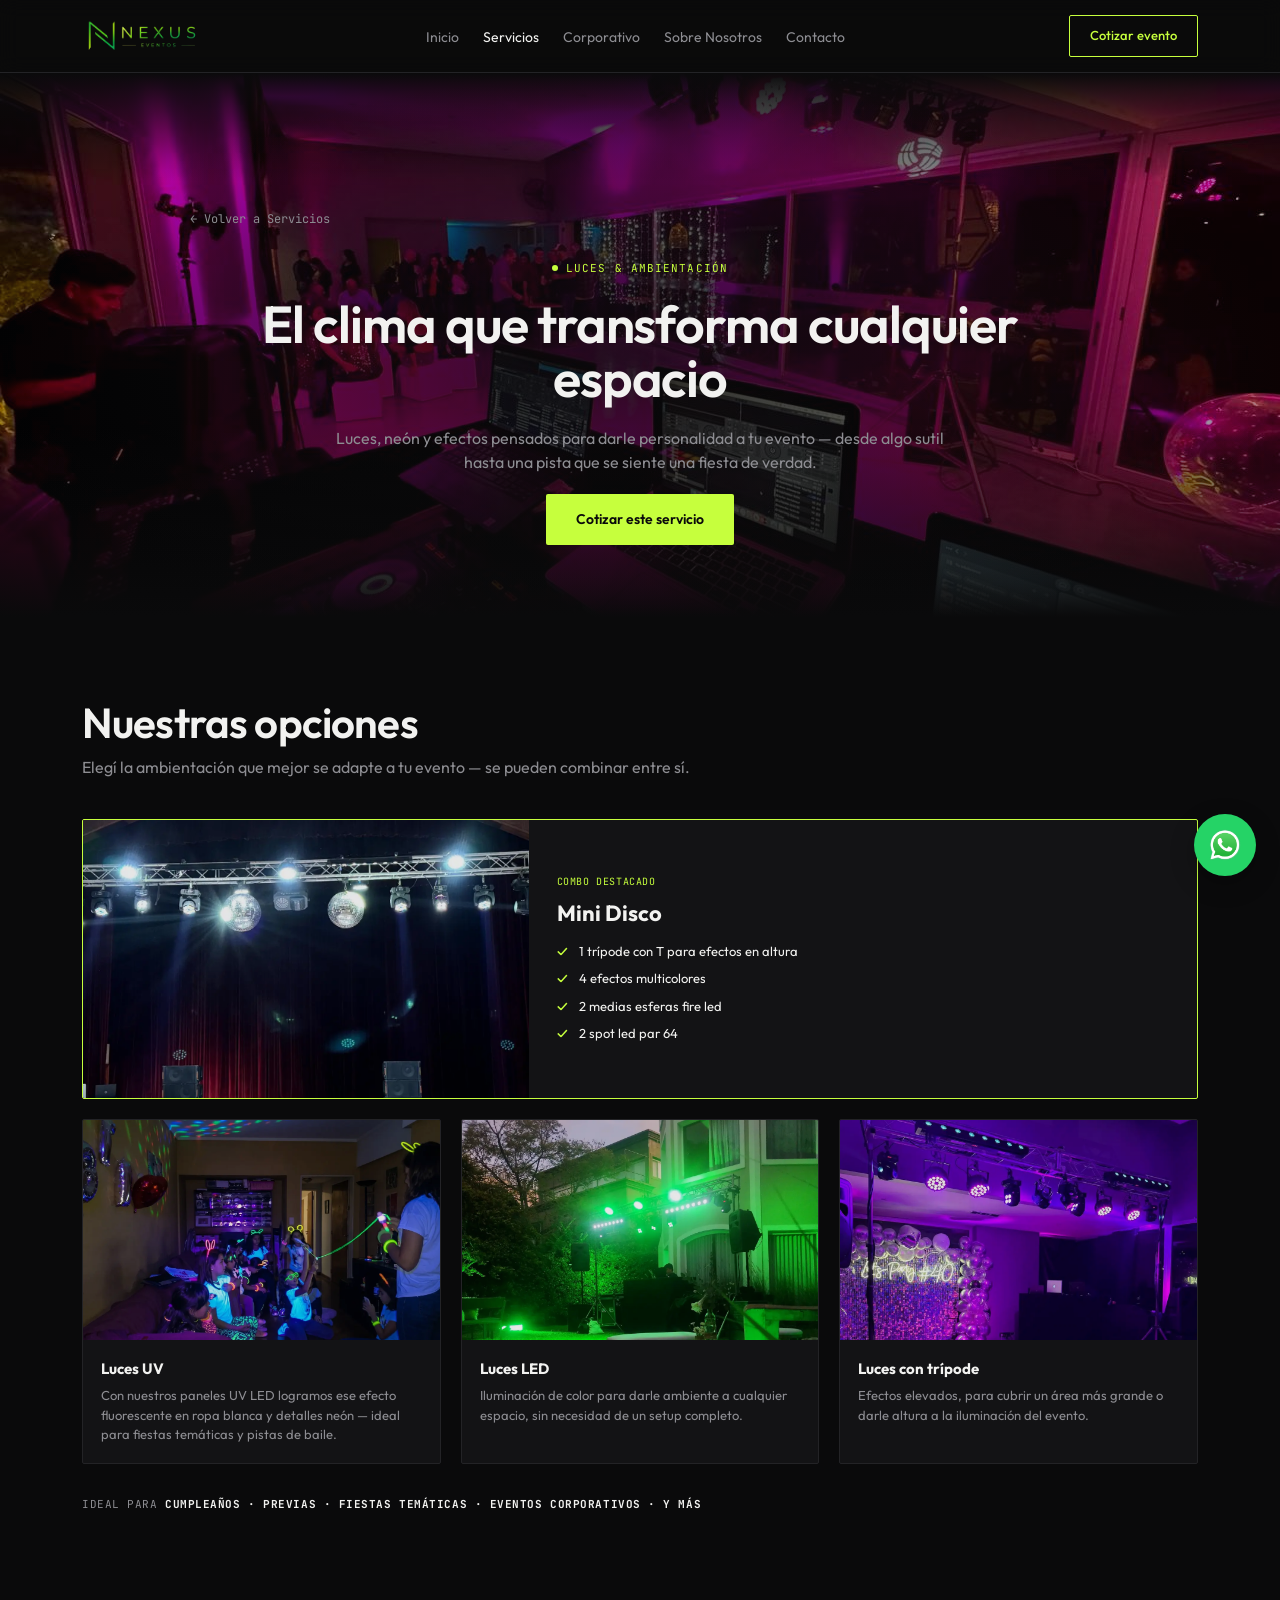
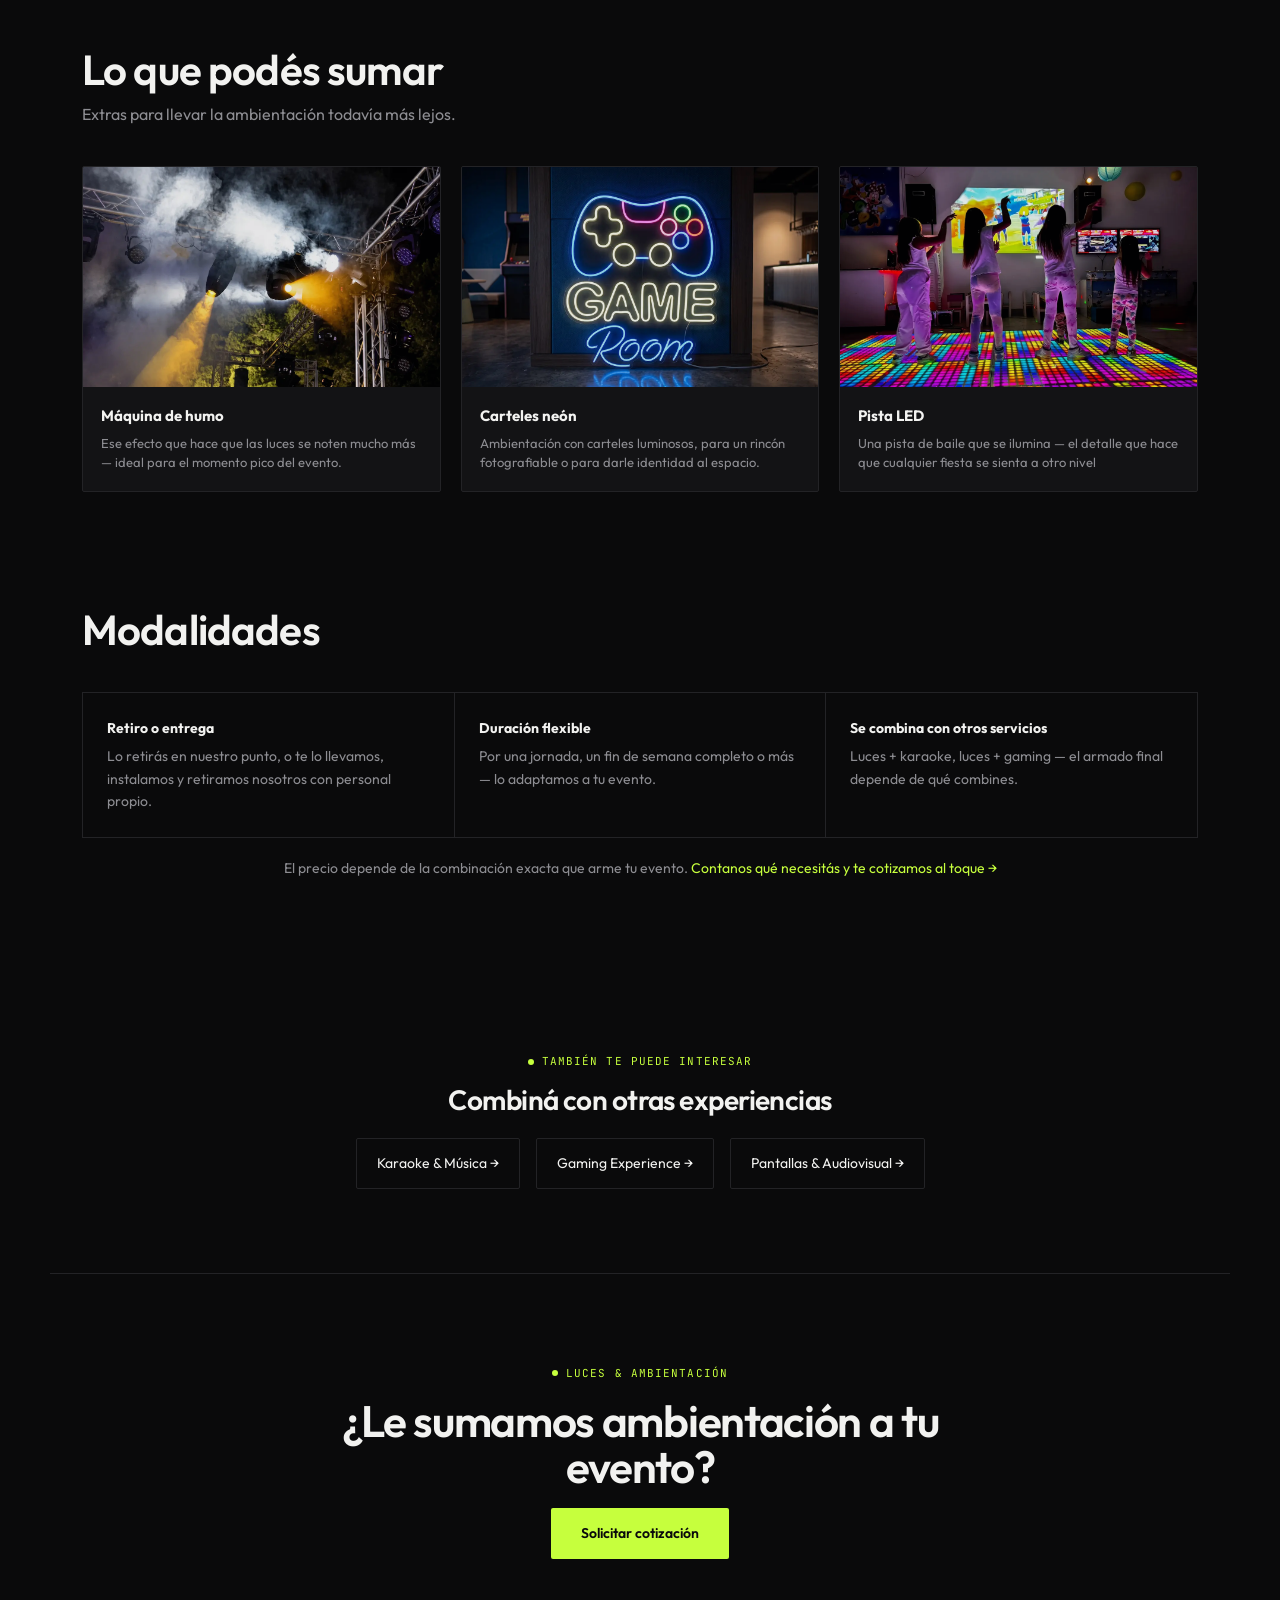
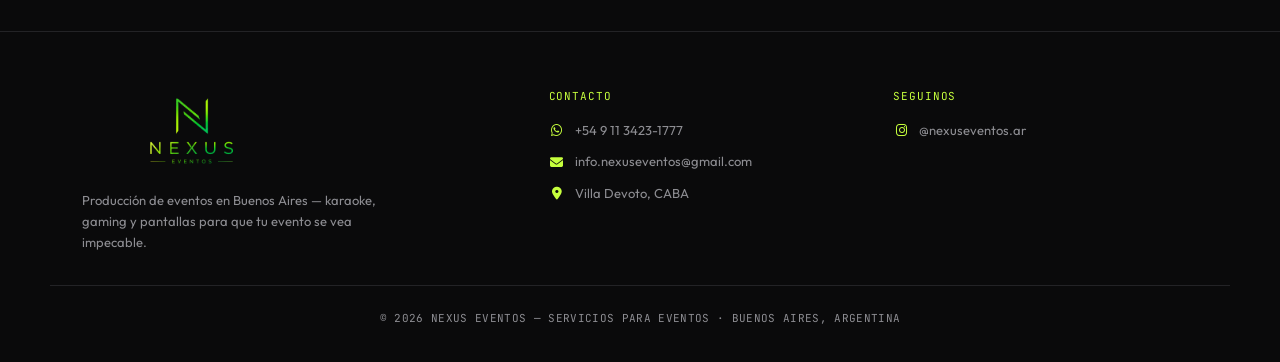
<file: luces.html>
<!DOCTYPE html>
<html lang="es">
<head>
<meta charset="UTF-8">
<meta name="viewport" content="width=device-width, initial-scale=1.0">
<title>Luces & Ambientación — NEXUS EVENTOS</title>
<meta name="description" content="Alquiler de luces, neón y efectos de ambientación para tu evento.">
<link rel="icon" type="image/png" href="fotos/Isotipo nexus.png">
<link rel="stylesheet" href="styles.css">
<link rel="stylesheet" href="https://cdnjs.cloudflare.com/ajax/libs/font-awesome/6.7.2/css/all.min.css">
</head>
<body>

<header>
  <div class="wrap nav-inner">
    <a href="./" class="logo">
      <img src="fotos/imagotipo 2 nexus sin fondo.png" alt="Nexus Eventos">
    </a>
    <button class="nav-toggle" aria-label="Abrir menú">☰</button>
    <nav>
      <ul class="nav-links" id="navLinks">
        <li><a href="./">Inicio</a></li>
        <li class="has-dropdown">
          <a href="servicios.html" aria-current="page">Servicios</a>
          <ul class="dropdown">
            <li><a href="karaoke.html">Karaoke &amp; Música</a></li>
            <li><a href="gaming.html">Experiencia Gamer</a></li>
            <li><a href="pantallas.html">Pantallas &amp; Audiovisual</a></li>
            <li><a href="luces.html" aria-current="page">Luces &amp; Ambientación</a></li>
          </ul>
        </li>
        <li><a href="corporativo.html">Corporativo</a></li>
        <li><a href="sobre-nosotros.html">Sobre Nosotros</a></li>
        <li><a href="contacto.html">Contacto</a></li>
      </ul>
    </nav>
    <a href="contacto.html" class="nav-cta">Cotizar evento</a>
  </div>
</header>

<!-- HERO -->
<section class="page-hero reveal"><div class="page-hero-bg"><img alt="Ambientación con luces en evento" src="fotos/luces/banner.jpeg"></div><div class="wrap"><a class="back-link" href="servicios.html">← Volver a Servicios</a><div class="breadcrumb">
</div><div class="page-hero-text">
<span class="eyebrow">Luces &amp; Ambientación</span>
<h1>El clima que transforma cualquier espacio</h1>
<p>
          Luces, neón y efectos pensados para darle personalidad a tu evento — desde algo sutil hasta una pista que se siente una fiesta de verdad.
        </p>
<a class="btn-primary" href="contacto.html">Cotizar este servicio</a>
</div></div></section>

<!-- NUESTRAS OPCIONES -->
<section>
  <div class="section-head reveal">
    <h2>Nuestras opciones</h2>
    <p>Elegí la ambientación que mejor se adapte a tu evento — se pueden combinar entre sí.</p>
  </div>

  <div class="option-grid">
  <!-- Mini Disco - banner destacado, ancho completo -->
  <div class="option-card featured">
    <div class="option-card-img" data-gallery="fotos/luces/luces-minidisco.webp,fotos/luces/luces-minidisco-2.webp">
        <img src="fotos/luces/luces-minidisco.webp" alt="Mini Disco" class="pos-top">
    </div>
    <div class="option-card-body">
      <span class="idx">COMBO DESTACADO</span>
      <b>Mini Disco</b>
      <ul class="check-list">
        <li>1 trípode con T para efectos en altura</li>
        <li>4 efectos multicolores</li>
        <li>2 medias esferas fire led</li>
        <li>2 spot led par 64</li>
      </ul>
    </div>
  </div>

  <div class="option-card">
    <div class="option-card-img" data-gallery="fotos/luces/luces-fluor.webp,fotos/luces/luces-uv.webp">
        <img src="fotos/luces/luces-fluor.webp" alt="Efecto UV fluorescente en evento" class="pos-top">
    </div>
    <div class="option-card-body">
      <b>Luces UV</b>
      <p>Con nuestros paneles UV LED logramos ese efecto fluorescente en ropa blanca y detalles neón — ideal para fiestas temáticas y pistas de baile.</p>
    </div>
  </div>

  <div class="option-card">
    <div class="option-card-img" data-gallery="fotos/luces/luces-led.webp">
        <img src="fotos/luces/luces-led.webp" alt="Luces Led" class="pos-top">
    </div>
    <div class="option-card-body">
      <b>Luces LED</b>
      <p>Iluminación de color para darle ambiente a cualquier espacio, sin necesidad de un setup completo.</p>
    </div>
  </div>

  <div class="option-card">
    <div class="option-card-img" data-gallery="fotos/luces/luces-tripode.webp">
        <img src="fotos/luces/luces-tripode.webp" alt="Luces con tripode" class="pos-top">
    </div>
    <div class="option-card-body">
      <b>Luces con trípode</b>
      <p>Efectos elevados, para cubrir un área más grande o darle altura a la iluminación del evento.</p>
    </div>
  </div>
  </div>

  <div class="ideal-para reveal" style="margin-top:32px;">Ideal para <b>Cumpleaños · Previas · Fiestas temáticas · Eventos corporativos · Y más</b></div>
</section>


<!-- LO QUE PODÉS SUMAR -->
<section style="padding-top:32px;">
  <div class="section-head reveal">
    <h2>Lo que podés sumar</h2>
    <p>Extras para llevar la ambientación todavía más lejos.</p>
  </div>
  <div class="option-grid option-grid-3">
    <div class="option-card reveal">
      <div class="option-card-img"><img src="fotos/luces/maquina-humo.webp" alt="Máquina de humo"></div>
      <div class="option-card-body">
        <b>Máquina de humo</b>
        <p>Ese efecto que hace que las luces se noten mucho más — ideal para el momento pico del evento.</p>
      </div>
    </div>
    <div class="option-card reveal">
      <div class="option-card-img" data-gallery="fotos/luces/cartel-led-1.webp,fotos/luces/cartel-led-2.webp,fotos/luces/cartel-led-3.webp,fotos/luces/cartel-led-4.webp,fotos/luces/cartel-led-5.webp">
        <img src="fotos/luces/cartel-led-1.webp" alt="Cartel neón" class="pos-top">
      </div>
      <div class="option-card-body">
        <b>Carteles neón</b>
        <p>Ambientación con carteles luminosos, para un rincón fotografiable o para darle identidad al espacio.</p>
      </div>
    </div>
    <div class="option-card reveal">
      <div class="option-card-img" data-gallery="fotos/luces/luces-pistaled.webp,fotos/luces/pista-led-2.webp,fotos/luces/pista-led-3.webp,fotos/luces/pista-led-video.mp4">
        <img src="fotos/luces/luces-pistaled.webp" alt="Pista LED">
      </div>
      <div class="option-card-body">
        <b>Pista LED</b>
        <p>Una pista de baile que se ilumina — el detalle que hace que cualquier fiesta se sienta a otro nivel</p>
      </div>
    </div>
  </div>
</section>

<!-- MODALIDADES -->
<section style="padding-top:32px;">
  <div class="section-head reveal">
    <h2>Modalidades</h2>
  </div>
  <div class="modalidad-grid">
    <div class="modalidad-item reveal"><b>Retiro o entrega</b>Lo retirás en nuestro punto, o te lo llevamos, instalamos y retiramos nosotros con personal propio.</div>
    <div class="modalidad-item reveal"><b>Duración flexible</b>Por una jornada, un fin de semana completo o más — lo adaptamos a tu evento.</div>
    <div class="modalidad-item reveal"><b>Se combina con otros servicios</b>Luces + karaoke, luces + gaming — el armado final depende de qué combines.</div>
  </div>
  <p class="modalidad-note">El precio depende de la combinación exacta que arme tu evento. <a href="contacto.html">Contanos qué necesitás y te cotizamos al toque →</a></p>
</section>

<!-- SERVICIOS RELACIONADOS -->
<section style="text-align:center;">
  <span class="eyebrow">También te puede interesar</span>
  <h2 style="margin:14px 0 24px; font-size:28px;">Combiná con otras experiencias</h2>
  <div class="related-services" style="justify-content:center;">
    <a href="karaoke.html">Karaoke &amp; Música →</a>
    <a href="gaming.html">Gaming Experience →</a>
    <a href="pantallas.html">Pantallas &amp; Audiovisual →</a>
  </div>
</section>

<!-- CTA FINAL -->
<section class="contact-section">
  <span class="eyebrow">Luces &amp; Ambientación</span>
  <h2>¿Le sumamos ambientación a tu evento?</h2>
  <div class="contact-ctas">
    <a href="contacto.html" class="btn-primary">Solicitar cotización</a>
  </div>
</section>

<!-- BOTON WHATSAPP -->
<a href="https://wa.me/5491134231777?text=Hola%20Nexus!%20"
   class="whatsapp-float"
   target="_blank"
   aria-label="WhatsApp">
<img src="fotos/WhatsApp.svg.webp" alt="WhatsApp">
</a>

<footer>
  <div class="footer-inner">
    <div class="footer-top wrap" style="max-width:1180px">
      <div class="footer-col footer-col-logo">
        <img src="fotos/Imagotipo nexus sin fondo.png" alt="Nexus Eventos" class="footer-logo-img">
        <p class="footer-tagline">Producción de eventos en Buenos Aires — karaoke, gaming y pantallas para que tu evento se vea impecable.</p>
      </div>
      <div class="footer-col">
        <span class="footer-col-title">Contacto</span>
        <a href="https://wa.me/5491134231777" target="_blank" class="footer-link">
          <i class="fa-brands fa-whatsapp"></i> +54 9 11 3423-1777
        </a>
        <a href="mailto:info.nexuseventos@gmail.com" class="footer-link">
          <i class="fa-solid fa-envelope"></i> info.nexuseventos@gmail.com
        </a>
        <span class="footer-link">
          <i class="fa-solid fa-location-dot"></i> Villa Devoto, CABA
        </span>
      </div>
      <div class="footer-col">
        <span class="footer-col-title">Seguinos</span>
        <a href="https://www.instagram.com/nexuseventos.ar" target="_blank" aria-label="Instagram" class="footer-link">
          <i class="fa-brands fa-instagram"></i> @nexuseventos.ar
        </a>
      </div>
    </div>
    <div class="footer-bottom">
      © 2026 NEXUS EVENTOS — SERVICIOS PARA EVENTOS · BUENOS AIRES, ARGENTINA
    </div>
  </div>
</footer>

<script src="script.js"></script>
</body>
</html>
</file>
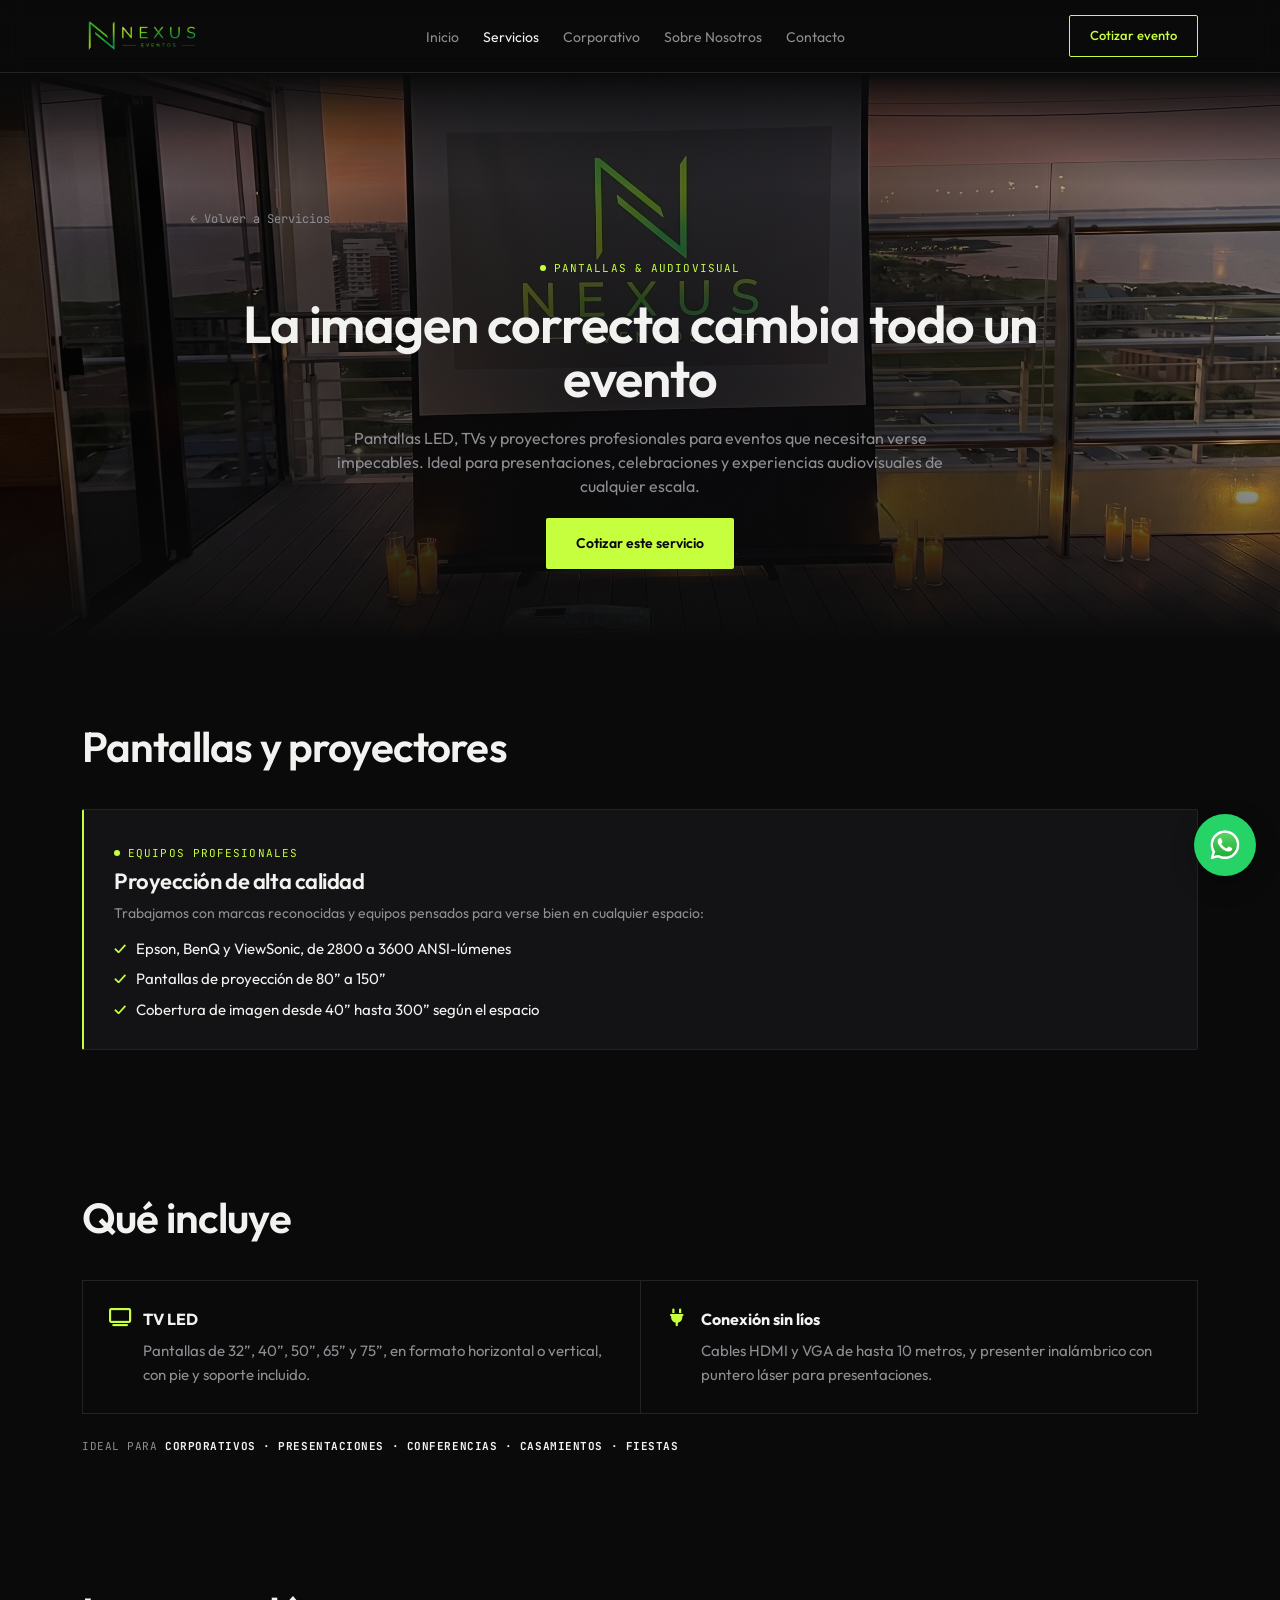
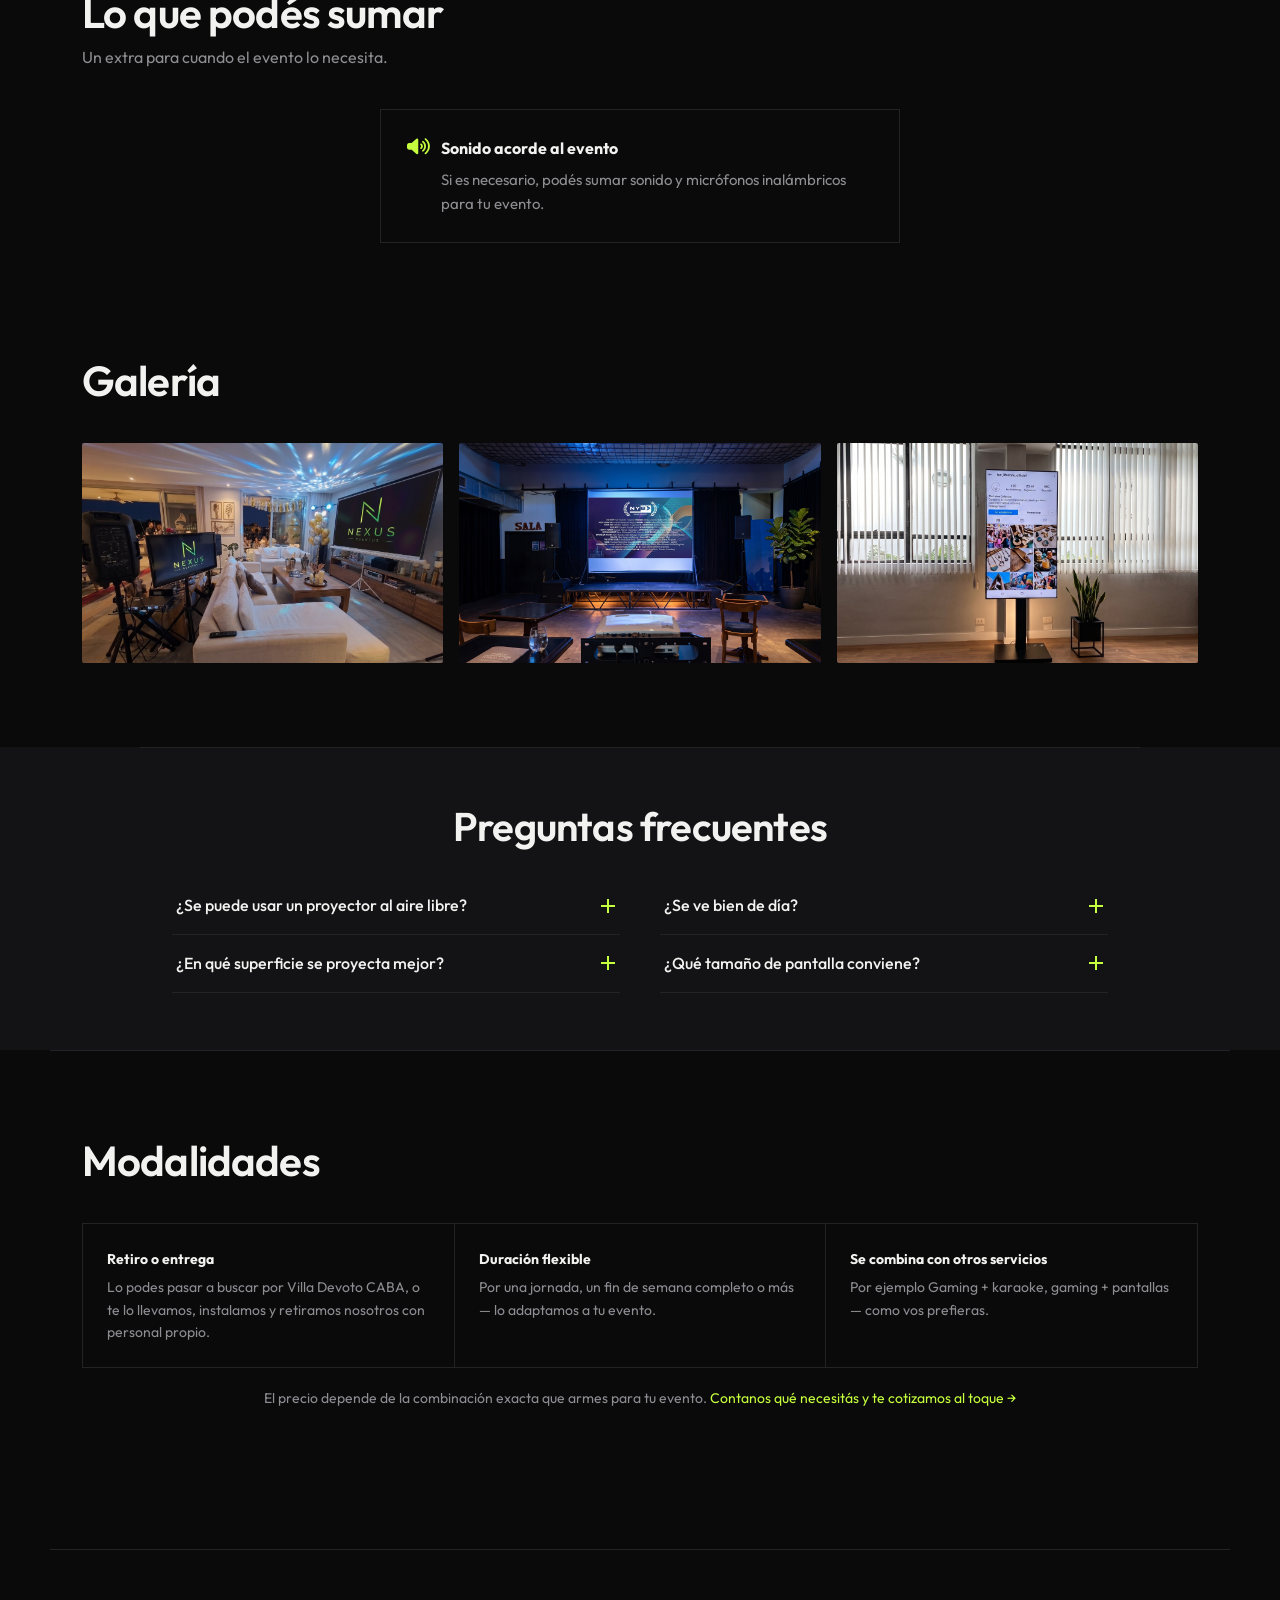
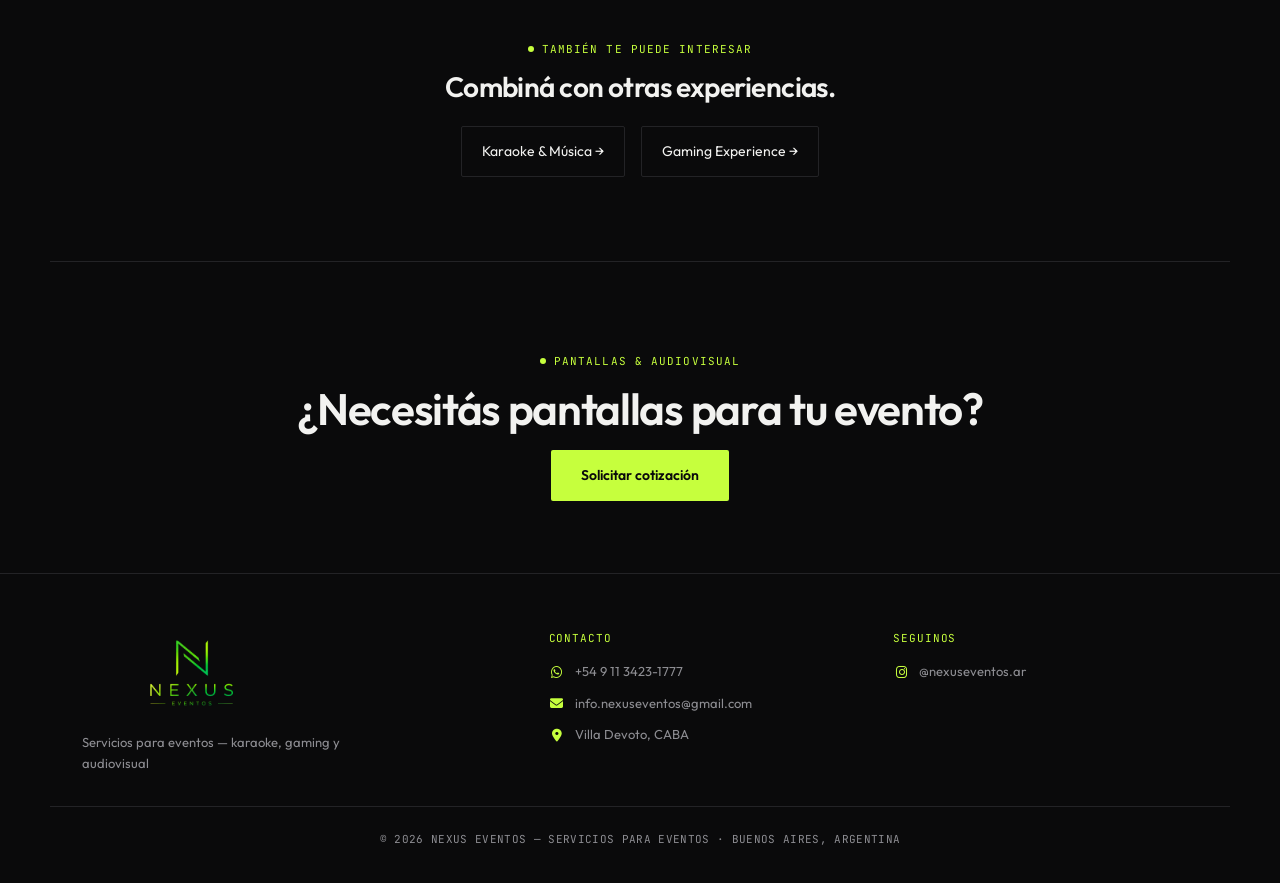
<file: pantallas.html>
<!DOCTYPE html>
<html lang="es">
<head>
<meta charset="UTF-8">
<meta name="viewport" content="width=device-width, initial-scale=1.0">
<title>Pantallas & Audiovisual — NEXUS EVENTOS</title>
<meta name="description" content="Alquiler de pantallas, TVs y proyectores profesionales para eventos.">
<link rel="icon" type="image/png" href="fotos/Isotipo nexus.png">
<link rel="stylesheet" href="styles.css">
<link rel="stylesheet" href="https://cdnjs.cloudflare.com/ajax/libs/font-awesome/6.7.2/css/all.min.css">
</head>
<body>


<header>
  <div class="wrap nav-inner">
    <a href="./" class="logo">
      <img src="fotos/imagotipo 2 nexus sin fondo.png" alt="Nexus Eventos">
    </a>
    <button class="nav-toggle" aria-label="Abrir menú">☰</button>
    <nav>
      <ul class="nav-links" id="navLinks">
        <li><a href="./">Inicio</a></li>
        <li class="has-dropdown">
          <a href="servicios.html" aria-current="page">Servicios</a>
          <ul class="dropdown">
            <li><a href="karaoke.html">Karaoke &amp; Música</a></li>
            <li><a href="gaming.html">Experiencia Gamer</a></li>
            <li><a href="pantallas.html" aria-current="page">Pantallas &amp; Audiovisual</a></li>
            <li><a href="luces.html">Luces &amp; Ambientación</a></li>
          </ul>
        </li>
        <li><a href="corporativo.html">Corporativo</a></li>
        <li><a href="sobre-nosotros.html">Sobre Nosotros</a></li>
        <li><a href="contacto.html">Contacto</a></li>
      </ul>
    </nav>
    <a href="contacto.html" class="nav-cta">Cotizar evento</a>
  </div>
</header>

<!-- HERO -->
<section class="page-hero reveal"><div class="page-hero-bg"><img alt="Pantallas en evento" src="fotos/pantalla-1.jpeg"/></div><div class="wrap"><a class="back-link" href="servicios.html">← Volver a Servicios</a><div class="breadcrumb">
</div><div class="page-hero-text">
<span class="eyebrow">Pantallas &amp; Audiovisual</span>
<h1>La imagen correcta cambia todo un evento</h1>
<p>
<!-- EDITAR: descripción larga del servicio -->
          Pantallas LED, TVs y proyectores profesionales para eventos que necesitan verse impecables. Ideal para presentaciones, celebraciones y experiencias audiovisuales de cualquier escala.
        </p>
<a class="btn-primary" href="contacto.html">Cotizar este servicio</a>
</div></div></section>


 <!-- Proyectores profesionales - destacado -->
<section>
  <div class="section-head reveal">
    <h2>Pantallas y proyectores</h2>
  </div>

  <div class="highlight-box reveal">
    <span class="eyebrow">Equipos profesionales</span>
    <h3>Proyección de alta calidad</h3>
    <p>Trabajamos con marcas reconocidas y equipos pensados para verse bien en cualquier espacio:</p>
    <ul class="check-list reveal">
      <li>Epson, BenQ y ViewSonic, de 2800 a 3600 ANSI-lúmenes</li>
      <li>Pantallas de proyección de 80” a 150”</li>
      <li>Cobertura de imagen desde 40” hasta 300” según el espacio</li>
    </ul>
  </div>
</section>



<!-- QUÉ INCLUYE -->
<section style="padding-top:30px;">
  <div class="section-head reveal">
    <h2>Qué incluye</h2>
  </div>

  <div class="feature-grid">
    <div class="feature-item reveal"><i class="fa-solid fa-tv"></i><div class="feature-item-body"><b>TV LED</b><p>Pantallas de 32”, 40”, 50”, 65” y 75”, en formato horizontal o vertical, con pie y soporte incluido.</p></div></div>
    <div class="feature-item reveal"><i class="fa-solid fa-plug"></i><div class="feature-item-body"><b>Conexión sin líos</b><p>Cables HDMI y VGA de hasta 10 metros, y presenter inalámbrico con puntero láser para presentaciones.</p></div></div>
  </div>

  <div class="ideal-para reveal" style="margin-top:24px;">Ideal para <b>Corporativos · Presentaciones · Conferencias · Casamientos · Fiestas</b></div>
</section>

<!-- LO QUE PODÉS SUMAR -->
<section style="padding-top:32px;">
  <div class="section-head reveal">
    <h2>Lo que podés sumar</h2>
    <p>Un extra para cuando el evento lo necesita.</p>
  </div>
  <div class="feature-grid feature-grid-1">
    <div class="feature-item"><i class="fa-solid fa-volume-high"></i><div class="feature-item-body"><b>Sonido acorde al evento</b><p>Si es necesario, podés sumar sonido y micrófonos inalámbricos para tu evento.</p></div></div>
  </div>
</section>


<!-- GALERÍA -->
<section style="padding-top:32px;">
  <div class="section-head reveal">
    <h2>Galería</h2>
  </div>
  <div class="gallery-grid">
    <img src="fotos/pantalla-2.jpeg" alt="Pantallas 1">
    <img src="fotos/pantalla-3.jpeg" alt="Pantallas 2">
    <img src="fotos/pantalla-4.jpeg" alt="Pantallas 3">
  </div>
</section>



<!-- FAQ (2 columnas) -->
<section class="faq-section reveal" style="max-width:none;">
  <div class="wrap" style="max-width:1000px; text-align:center; padding:57px 32px;">
    <h2>Preguntas frecuentes</h2>
    <div class="faq-columns">
      <div>
        <div class="faq-item">
          <button class="faq-question">¿Se puede usar un proyector al aire libre?<span class="faq-icon"></span></button>
          <div class="faq-answer"><p>Se puede, pero no está pensado para quedar en exteriores durante todo el evento — el polvo, los cambios de temperatura y, sobre todo, la lluvia, afectan su vida útil. Lo tratamos como una TV en el jardín: se usa mientras dura el momento y se resguarda al terminar.</p></div>
        </div>
        <div class="faq-item">
          <button class="faq-question">¿En qué superficie se proyecta mejor?<span class="faq-icon"></span></button>
          <div class="faq-answer"><p>Cualquier superficie sirve, pero la calidad óptima se logra en una pared plana y blanca. Proyectar sobre texturas o colores es posible, pero afecta la nitidez y los tonos de la imagen.</p></div>
        </div>
      </div>
      <div>
        <div class="faq-item">
          <button class="faq-question">¿Se ve bien de día?<span class="faq-icon"></span></button>
          <div class="faq-answer"><p>La luz solar o ambiental reduce mucho la visibilidad, sobre todo en proyectores. Recomendamos usarlo de noche o en espacios techados — cuanta menos luz ambiente, mejor contraste y definición.</p></div>
        </div>
        <div class="faq-item">
          <button class="faq-question">¿Qué tamaño de pantalla conviene?<span class="faq-icon"></span></button>
          <div class="faq-answer"><p>Los proyectores cubren desde 40” hasta 300”. Cuanto más grande la imagen, más luminosidad se pierde — con mucha luz natural conviene acercar el proyector a la superficie, y alejarlo a medida que baja la luz para lograr una imagen más grande.</p></div>
        </div>
      </div>
    </div>
  </div>
</section>


<!-- MODALIDADES -->
<section class="why-section reveal" style="padding-top:32px;">
  <div class="wrap" style="padding:56px 0;">
    <div class="section-head reveal">
      <h2>Modalidades</h2>
    </div>
    <div class="modalidad-grid">
      <div class="modalidad-item reveal"><b>Retiro o entrega</b>Lo podes pasar a buscar por Villa Devoto CABA, o te lo llevamos, instalamos y retiramos nosotros con personal propio.</div>
      <div class="modalidad-item reveal"><b>Duración flexible</b>Por una jornada, un fin de semana completo o más — lo adaptamos a tu evento.</div>
      <div class="modalidad-item reveal"><b>Se combina con otros servicios</b>Por ejemplo Gaming + karaoke, gaming + pantallas — como vos prefieras.</div>
    </div>
    <p class="modalidad-note reveal">El precio depende de la combinación exacta que armes para tu evento. <a href="contacto.html">Contanos qué necesitás y te cotizamos al toque →</a></p>
  </div>
</section>


<!-- SERVICIOS RELACIONADOS -->
<section style="text-align:center;">
  <span class="eyebrow reveal">También te puede interesar</span>
  <h2 style="margin:14px 0 24px; font-size:28px;">Combiná con otras experiencias.</h2>
  <div class="related-services reveal" style="justify-content:center;">
    <a href="karaoke.html">Karaoke &amp; Música →</a>
    <a href="gaming.html">Gaming Experience →</a>
  </div>
</section>

<!-- CTA FINAL -->
<section class="contact-section reveal">
  <span class="eyebrow">Pantallas &amp; Audiovisual</span>
  <h2>¿Necesitás pantallas para tu evento?</h2>
  <div class="contact-ctas">
    <a href="contacto.html" class="btn-primary">Solicitar cotización</a>
  </div>
</section>

<!-- BOTON WHATSAPP -->
<a href="https://wa.me/5491134231777?text=Hola%20Nexus!%20"
   class="whatsapp-float"
   target="_blank"
   aria-label="WhatsApp">
<img src="fotos/WhatsApp.svg.webp" alt="WhatsApp">
</a>

<footer>
  <div class="footer-inner">
    <div class="footer-top wrap" style="max-width:1180px">
      <div class="footer-col footer-col-logo">
        <img src="fotos/Imagotipo nexus sin fondo.png" alt="Nexus Eventos" class="footer-logo-img">
        <p class="footer-tagline">Servicios para eventos — karaoke, gaming y audiovisual</p>
      </div>

      <div class="footer-col">
        <span class="footer-col-title">Contacto</span>
        <a href="https://wa.me/5491134231777" target="_blank" class="footer-link">
          <i class="fa-brands fa-whatsapp"></i> +54 9 11 3423-1777
        </a>
        <a href="mailto:info.nexuseventos@gmail.com" class="footer-link">
          <i class="fa-solid fa-envelope"></i> info.nexuseventos@gmail.com
        </a>
        <span class="footer-link">
          <i class="fa-solid fa-location-dot"></i> Villa Devoto, CABA
        </span>
      </div>

      <div class="footer-col">
        <span class="footer-col-title">Seguinos</span>
        <a href="https://www.instagram.com/nexuseventos.ar" target="_blank" aria-label="Instagram" class="footer-link">
          <i class="fa-brands fa-instagram"></i> @nexuseventos.ar
        </a>
      </div>
    </div>

    <div class="footer-bottom">
      © 2026 NEXUS EVENTOS — SERVICIOS PARA EVENTOS · BUENOS AIRES, ARGENTINA
    </div>
  </div>
</footer>



<script src="script.js"></script>
</body>
</html>
</file>
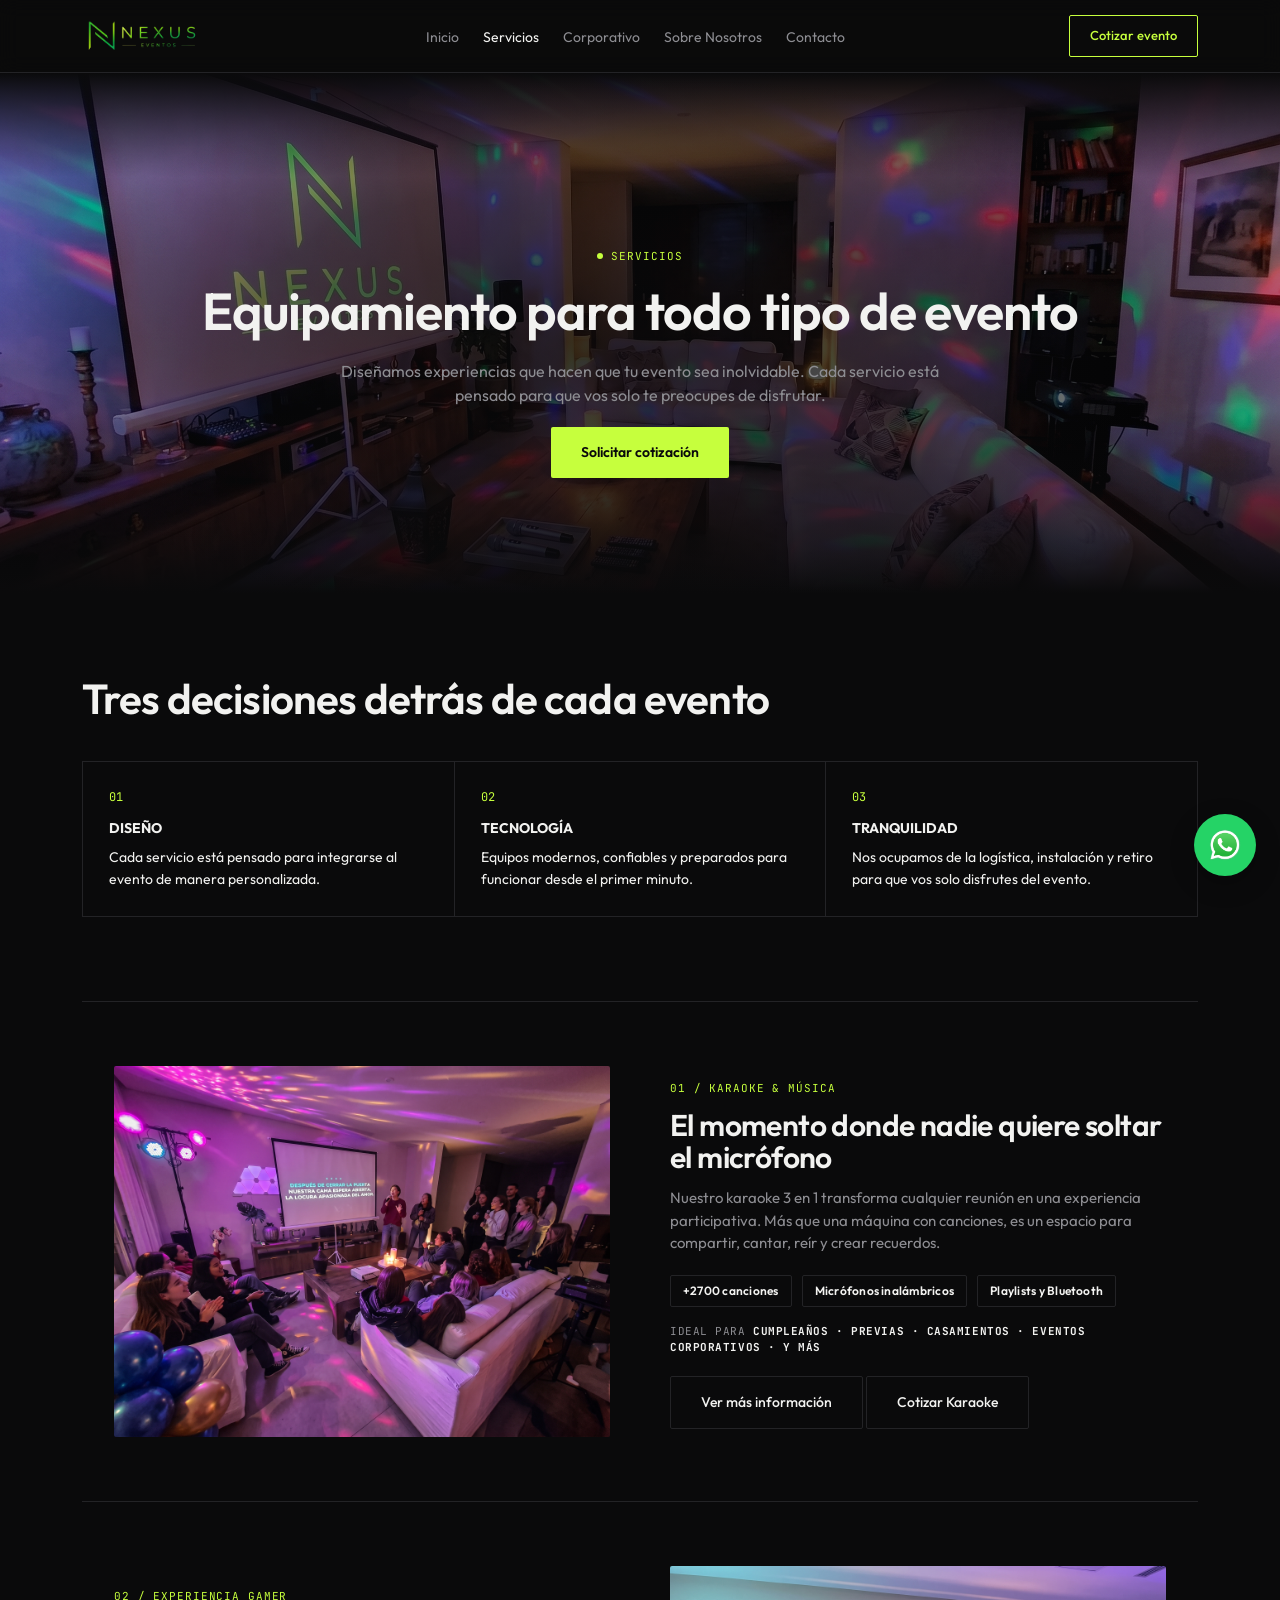
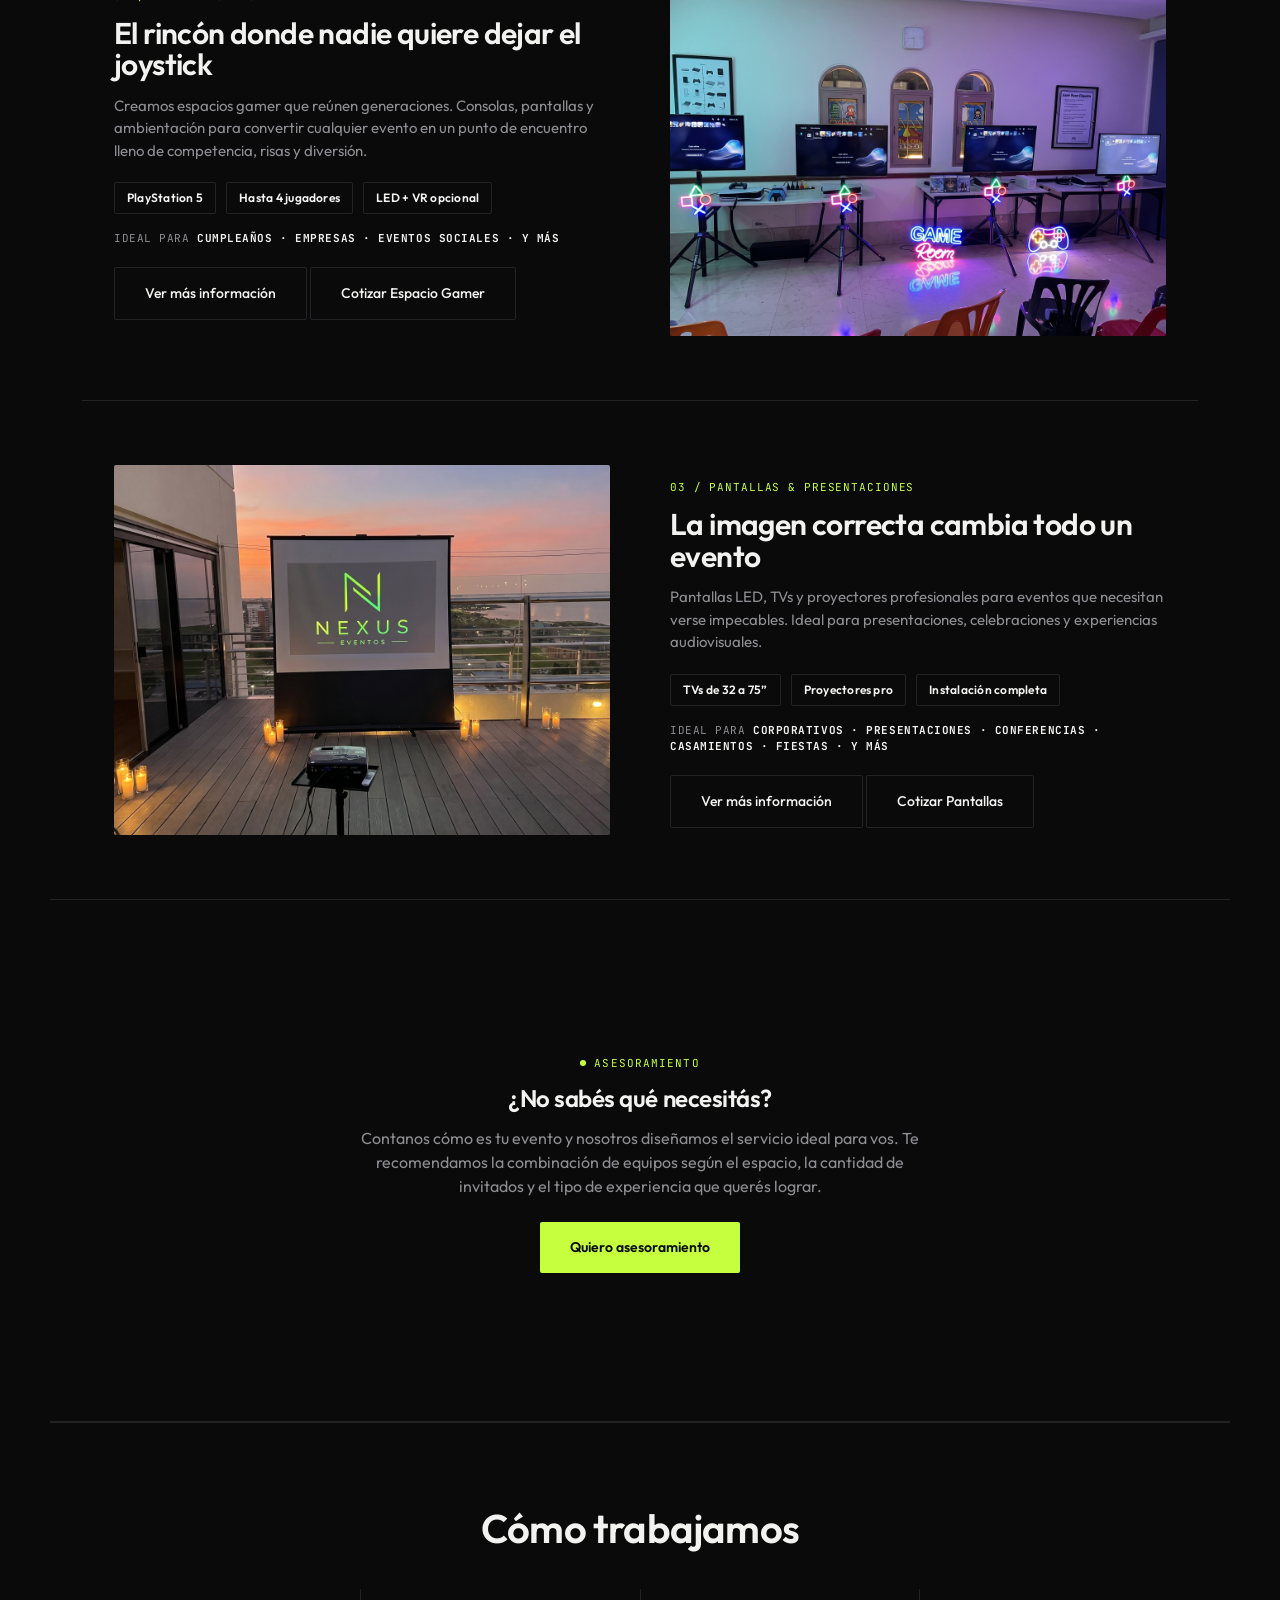
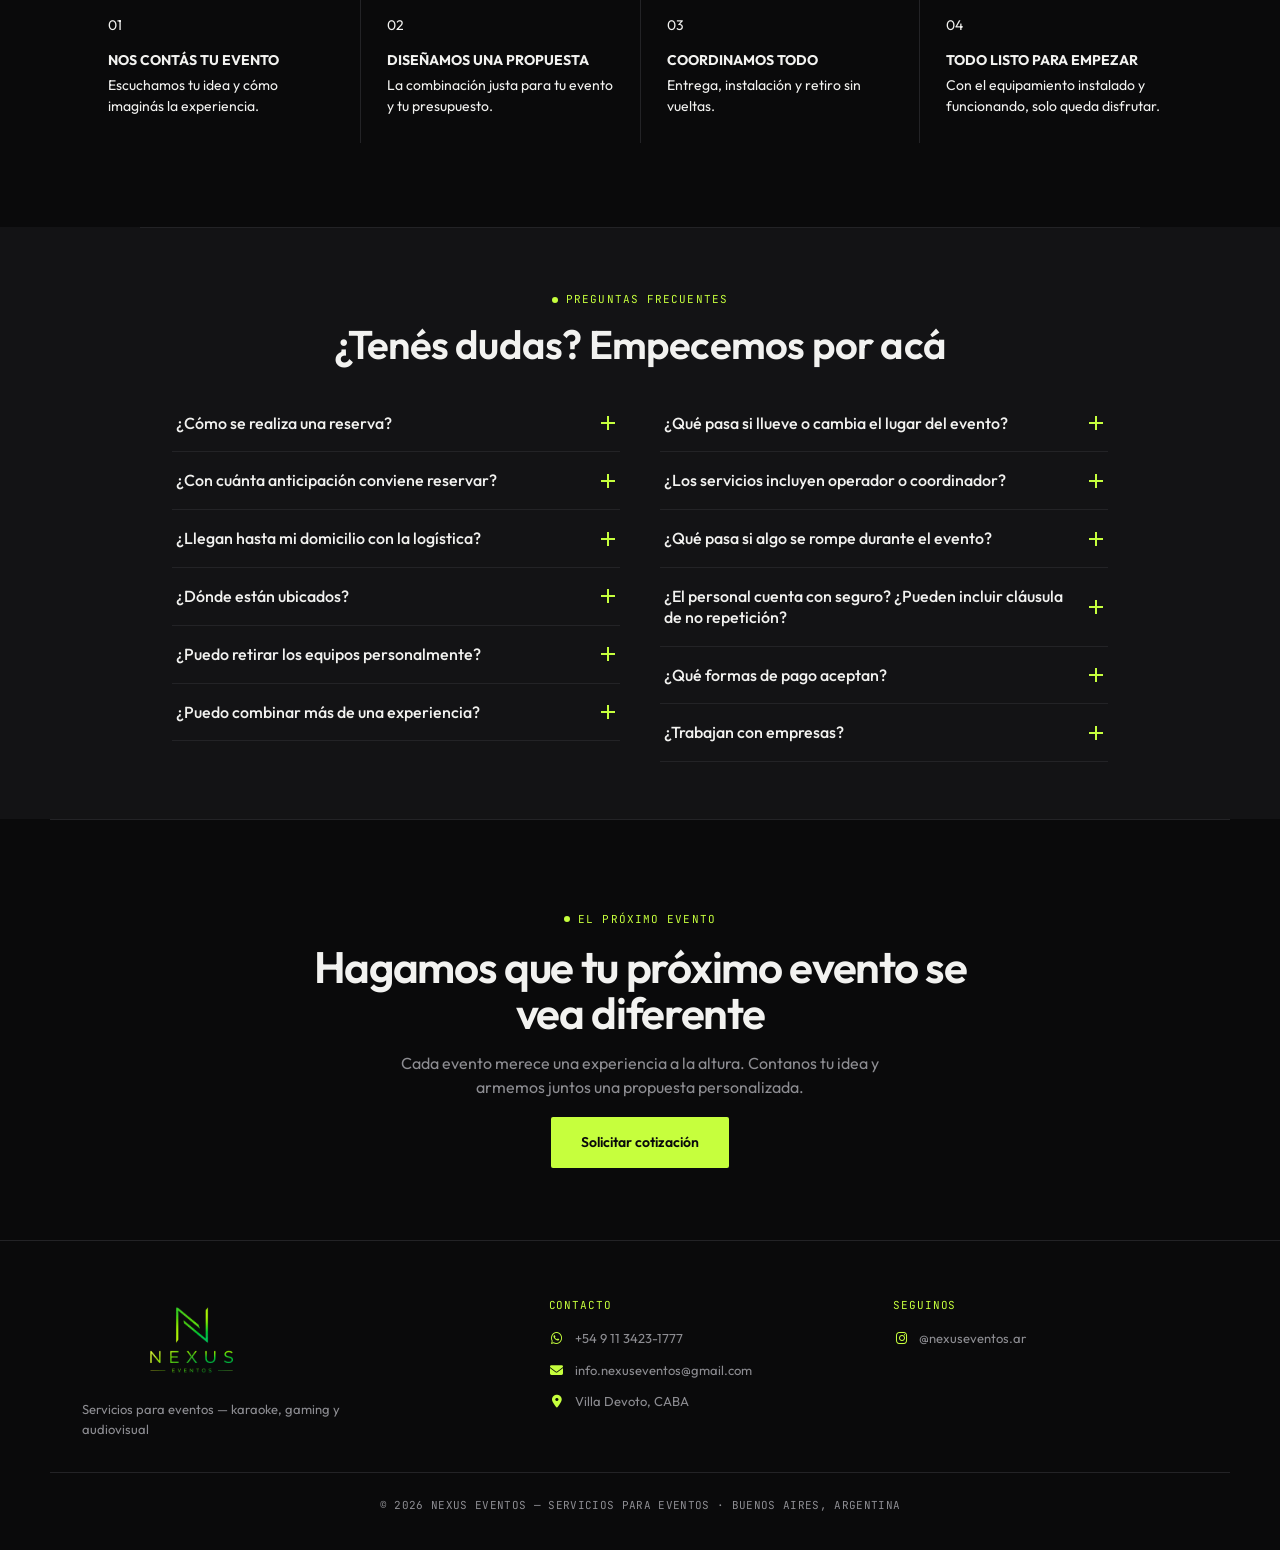
<file: servicios.html>
<!DOCTYPE html>
<html lang="es">
<head>
<meta charset="UTF-8">
<meta name="viewport" content="width=device-width, initial-scale=1.0">
<title>Servicios — NEXUS EVENTOS</title>
<meta name="description" content="Servicios de producción de eventos de NEXUS EVENTOS.">
<link rel="icon" type="image/png" href="fotos/Isotipo nexus.png">
<link rel="stylesheet" href="styles.css">
<link rel="stylesheet" href="https://cdnjs.cloudflare.com/ajax/libs/font-awesome/6.7.2/css/all.min.css">
</head>
<body>

<header>
  <div class="wrap nav-inner">
    <a href="./" class="logo">
      <img src="fotos/imagotipo 2 nexus sin fondo.png" alt="Nexus Eventos">
    </a>
    <button class="nav-toggle" aria-label="Abrir menú">☰</button>
    <nav>
      <ul class="nav-links" id="navLinks">
        <li><a href="./">Inicio</a></li>
        <li class="has-dropdown">
          <a href="servicios.html" aria-current="page">Servicios</a>
          <ul class="dropdown">
            <li><a href="karaoke.html">Karaoke &amp; Música</a></li>
            <li><a href="gaming.html">Experiencia Gamer</a></li>
            <li><a href="pantallas.html">Pantallas &amp; Audiovisual</a></li>
            <li><a href="luces.html">Luces &amp; Ambientación</a></li>
          </ul>
        </li>
        <li><a href="corporativo.html">Corporativo</a></li>
        <li><a href="sobre-nosotros.html">Sobre Nosotros</a></li>
        <li><a href="contacto.html">Contacto</a></li>
      </ul>
    </nav>
    <a href="contacto.html" class="nav-cta">Cotizar evento</a>
  </div>
</header>


<!-- HERO -->
<section class="page-hero reveal"><div class="page-hero-bg"><img alt="Setup de evento" src="fotos/karaoke_4.jpeg"/></div><div class="wrap"><div class="page-hero-text">
<span class="eyebrow">Servicios</span>
<h1>Equipamiento para todo tipo de evento</h1>
<p>Diseñamos experiencias que hacen que tu evento sea inolvidable. Cada servicio está pensado para que vos solo te preocupes de disfrutar.</p>
<a class="btn-primary" href="contacto.html">Solicitar cotización</a>
</div></div></section>


<!-- TRES DECISIONES -->
<section>
  <div class="section-head reveal" style="max-width:none;">
     <h2 style="white-space:nowrap;">Tres decisiones detrás de cada evento</h2>
  </div>
  <div class="trio-grid">
    <div class="trio-item reveal"><span class="num">01</span><b>DISEÑO</b>Cada servicio está pensado para integrarse al evento de manera personalizada.</div>
    <div class="trio-item reveal"><span class="num">02</span><b>TECNOLOGÍA</b>Equipos modernos, confiables y preparados para funcionar desde el primer minuto.</div>
    <div class="trio-item reveal"><span class="num">03</span><b>TRANQUILIDAD</b>Nos ocupamos de la logística, instalación y retiro para que vos solo disfrutes del evento.</div>
  </div>
</section>

<!-- DETALLE: KARAOKE -->
<div class="wrap reveal">
  <div class="service-detail reveal" id="karaoke">
    <div class="service-detail-img">
      <img src="fotos/karaoke_1.jpeg" alt="Karaoke y música">
    </div>
    <div class="service-detail-text reveal">
      <span class="idx">01 / KARAOKE &amp; MÚSICA</span>
      <h2>El momento donde nadie quiere soltar el micrófono</h2>
      <p>Nuestro karaoke 3 en 1 transforma cualquier reunión en una experiencia participativa. Más que una máquina con canciones, es un espacio para compartir, cantar, reír y crear recuerdos.</p>
      <div class="spec-list reveal">
        <span>+2700 canciones</span>
        <span>Micrófonos inalámbricos</span>
        <span>Playlists y Bluetooth</span>
      </div>
      <div class="ideal-para reveal">Ideal para <b>Cumpleaños · Previas · Casamientos · Eventos corporativos · Y más</b></div>
      <a href="karaoke.html" class="card-link btn-ghost">Ver más información</a>
      <a href="contacto.html" class="card-link btn-ghost">Cotizar Karaoke</a>
    </div>
  </div>

  <!-- DETALLE: GAMING -->
  <div class="service-detail reveal" id="gaming">
    <div class="service-detail-img">
      <img src="fotos/gamer_espacio_1.jpeg" alt="Experiencia Gamer">
    </div>
    <div class="service-detail-text reveal">
      <span class="idx">02 / EXPERIENCIA GAMER</span>
      <h2>El rincón donde nadie quiere dejar el joystick</h2>
      <p>Creamos espacios gamer que reúnen generaciones. Consolas, pantallas y ambientación para convertir cualquier evento en un punto de encuentro lleno de competencia, risas y diversión.</p>
      <div class="spec-list reveal">
        <span>PlayStation 5</span>
        <span>Hasta 4 jugadores</span>
        <span>LED + VR opcional</span>
      </div>
      <div class="ideal-para reveal">Ideal para <b>Cumpleaños · Empresas · Eventos sociales · Y más</b></div>
      <a href="gaming.html" class="card-link btn-ghost">Ver más información</a>
      <a href="contacto.html" class="card-link btn-ghost">Cotizar Espacio Gamer</a>
    </div>
  </div>

  <!-- DETALLE: PANTALLAS -->
  <div class="service-detail reveal" id="pantallas">
    <div class="service-detail-img">
      <img src="fotos/pantalla-1.jpeg" alt="Pantallas y presentaciones">
    </div>
    <div class="service-detail-text reveal">
      <span class="idx">03 / PANTALLAS &amp; PRESENTACIONES</span>
      <h2>La imagen correcta cambia todo un evento</h2>
      <p>Pantallas LED, TVs y proyectores profesionales para eventos que necesitan verse impecables. Ideal para presentaciones, celebraciones y experiencias audiovisuales.</p>
      <div class="spec-list reveal">
        <span>TVs de 32 a 75”</span>
        <span>Proyectores pro</span>
        <span>Instalación completa</span>
      </div>
      <div class="ideal-para reveal">Ideal para <b>Corporativos · Presentaciones · Conferencias · Casamientos · Fiestas · Y más</b></div>
      <a href="pantallas.html" class="card-link btn-ghost">Ver más información</a>
      <a href="contacto.html" class="card-link btn-ghost">Cotizar Pantallas</a>
    </div>
  </div>
</div>

<!-- ASESORAMIENTO -->
<section class="why-section reveal">
  <div class="wrap reveal" style="text-align:center; padding:64px 0;">
    <span class="eyebrow">Asesoramiento</span>
    <h2 style="margin:14px 0;">¿No sabés qué necesitás?</h2>
    <p style="color:var(--ink-dim); max-width:560px; margin:0 auto 24px;">Contanos cómo es tu evento y nosotros diseñamos el servicio ideal para vos. Te recomendamos la combinación de equipos según el espacio, la cantidad de invitados y el tipo de experiencia que querés lograr.</p>
    <a href="contacto.html" class="btn-primary">Quiero asesoramiento</a>
  </div>
</section>

<!-- PROCESO -->
<section class="steps-section reveal">
  <h2>Cómo trabajamos</h2>
  <div class="steps-grid">
    <div class="step reveal"><span class="num">01</span><b>NOS CONTÁS TU EVENTO</b>Escuchamos tu idea y cómo imaginás la experiencia.</div>
    <div class="step reveal"><span class="num">02</span><b>DISEÑAMOS UNA PROPUESTA</b>La combinación justa para tu evento y tu presupuesto.</div>
    <div class="step reveal"><span class="num">03</span><b>COORDINAMOS TODO</b>Entrega, instalación y retiro sin vueltas.</div>
    <div class="step reveal"><span class="num">04</span><b>TODO LISTO PARA EMPEZAR</b>Con el equipamiento instalado y funcionando, solo queda disfrutar.</div>
  </div>
</section>

<!-- FAQ (2 columnas) -->
<section class="faq-section reveal" style="max-width:none;">
  <div class="wrap" style="max-width:1000px; text-align:center; padding:57px 32px;">
    <span class="eyebrow">Preguntas frecuentes</span>
    <h2 style="margin:14px 0 30px;">¿Tenés dudas? Empecemos por acá</h2>
    <div class="faq-columns">
      <div>
        <div class="faq-item">
          <button class="faq-question">¿Cómo se realiza una reserva?<span class="faq-icon"></span></button>
          <div class="faq-answer"><p>Nos escribís contándonos la fecha, el tipo de evento y qué querés incluir. Te armamos una propuesta con el detalle exacto de lo que vas a tener, y confirmás con una seña.</p></div>
        </div>
        <div class="faq-item">
          <button class="faq-question">¿Con cuánta anticipación conviene reservar?<span class="faq-icon"></span></button>
          <div class="faq-answer"><p>Cuanto antes, mejor — trabajamos con cupo limitado por semana para poder cuidar cada evento como corresponde, y las fechas de fin de semana o temporada alta suelen cerrarse rápido.</p></div>
        </div>
        <div class="faq-item">
          <button class="faq-question">¿Llegan hasta mi domicilio con la logística?<span class="faq-icon"></span></button>
          <div class="faq-answer"><p>Para confirmarte si llegamos hasta tu domicilio y el costo correspondiente, necesitamos la localidad, calle y entre calles del lugar del evento. Escribinos y te lo confirmamos.</p></div>
        </div>
        <div class="faq-item">
          <button class="faq-question">¿Dónde están ubicados?<span class="faq-icon"></span></button>
          <div class="faq-answer"><p>Contamos con un punto de retiro en Villa Devoto, CABA, donde podés pasar a buscar el equipamiento. Si lo preferís, también ofrecemos servicio de entrega, instalación y retiro con personal propio.</p></div>
        </div>
        <div class="faq-item">
          <button class="faq-question">¿Puedo retirar los equipos personalmente?<span class="faq-icon"></span></button>
          <div class="faq-answer"><p>Sí, algunos equipos son fáciles de trasladar e instalar, y si preferís retirarlos vos, te mostramos cómo instalarlos y manejarlos.</p></div>
        </div>
        <div class="faq-item">
          <button class="faq-question">¿Puedo combinar más de una experiencia?<span class="faq-icon"></span></button>
          <div class="faq-answer"><p>Sí, de hecho es lo que más recomendamos. Pantallas, iluminación y estaciones interactivas funcionan mejor combinadas que por separado.</p></div>
        </div>
      </div>
      <div>
        <div class="faq-item">
          <button class="faq-question">¿Qué pasa si llueve o cambia el lugar del evento?<span class="faq-icon"></span></button>
          <div class="faq-answer"><p>Ante cambios por clima o locación, el servicio se puede reprogramar según disponibilidad. Es importante avisar con la mayor antelación posible.</p></div>
        </div>
        <div class="faq-item">
          <button class="faq-question">¿Los servicios incluyen operador o coordinador?<span class="faq-icon"></span></button>
          <div class="faq-answer"><p>Depende del servicio. Algunos son autogestionables, y otros —como el de juegos o consolas múltiples— pueden incluir un operador o coordinador.</p></div>
        </div>
        <div class="faq-item">
          <button class="faq-question">¿Qué pasa si algo se rompe durante el evento?<span class="faq-icon"></span></button>
          <div class="faq-answer"><p>Contamos con soporte técnico y equipamiento de respaldo para resolver cualquier inconveniente. En caso de daños al equipamiento, cada situación se evalúa de forma particular.</p></div>
        </div>
        <div class="faq-item">
          <button class="faq-question">¿El personal cuenta con seguro? ¿Pueden incluir cláusula de no repetición?<span class="faq-icon"></span></button>
          <div class="faq-answer"><p>Sí, nuestro personal cuenta con cobertura de seguro en caso de ser requerido. Para eventos corporativos también podemos incluir cláusula de no repetición en el contrato.</p></div>
        </div>
        <div class="faq-item">
          <button class="faq-question">¿Qué formas de pago aceptan?<span class="faq-icon"></span></button>
          <div class="faq-answer"><p>Aceptamos transferencia bancaria, Mercado Pago y efectivo. Siempre se solicita una seña para confirmar la reserva.</p></div>
        </div>
        <div class="faq-item">
          <button class="faq-question">¿Trabajan con empresas?<span class="faq-icon"></span></button>
          <div class="faq-answer"><p>Sí — ofrecemos cotización formal, factura A y coordinación previa para activaciones, eventos internos y lanzamientos.</p></div>
        </div>
      </div>
    </div>
  </div>
</section>

<!-- CTA FINAL -->
<section class="contact-section reveal">
  <span class="eyebrow reveal">El próximo evento</span>
  <h2>Hagamos que tu próximo evento se vea diferente</h2>
  <p style="color:var(--ink-dim); max-width:520px; margin:14px auto 0;">Cada evento merece una experiencia a la altura. Contanos tu idea y armemos juntos una propuesta personalizada.</p>
  <div class="contact-ctas">
    <a href="contacto.html" class="btn-primary">Solicitar cotización</a>
  </div>
</section>

<!-- BOTON WHATSAPP -->
<a href="https://wa.me/5491134231777?text=Hola%20Nexus!%20"
   class="whatsapp-float"
   target="_blank"
   aria-label="WhatsApp">
<img src="fotos/WhatsApp.svg.webp" alt="WhatsApp">
</a>

<footer>
  <div class="footer-inner">
    <div class="footer-top wrap" style="max-width:1180px">
      <div class="footer-col footer-col-logo">
        <img src="fotos/Imagotipo nexus sin fondo.png" alt="Nexus Eventos" class="footer-logo-img">
        <p class="footer-tagline">Servicios para eventos — karaoke, gaming y audiovisual</p>
      </div>

      <div class="footer-col">
        <span class="footer-col-title">Contacto</span>
        <a href="https://wa.me/5491134231777" target="_blank" class="footer-link">
          <i class="fa-brands fa-whatsapp"></i> +54 9 11 3423-1777
        </a>
        <a href="mailto:info.nexuseventos@gmail.com" class="footer-link">
          <i class="fa-solid fa-envelope"></i> info.nexuseventos@gmail.com
        </a>
        <span class="footer-link">
          <i class="fa-solid fa-location-dot"></i> Villa Devoto, CABA
        </span>
      </div>

      <div class="footer-col">
        <span class="footer-col-title">Seguinos</span>
        <a href="https://www.instagram.com/nexuseventos.ar" target="_blank" aria-label="Instagram" class="footer-link">
          <i class="fa-brands fa-instagram"></i> @nexuseventos.ar
        </a>
      </div>
    </div>

    <div class="footer-bottom">
      © 2026 NEXUS EVENTOS — SERVICIOS PARA EVENTOS · BUENOS AIRES, ARGENTINA
    </div>
  </div>
</footer>


<script src="script.js"></script>
</body>
</html>
</file>
<file: styles.css>
/* ============================================
   NEXUS EVENTOS — Producción de eventos
   Sistema de diseño: negro + verde lima, tipografía Outfit
   ============================================ */

@import url('https://fonts.googleapis.com/css2?family=Outfit:wght@400;500;600;700&family=JetBrains+Mono:wght@400;500&display=swap');

:root{
  --bg: #0a0a0b;
  --bg-raised: #131315;
  --line: #232326;
  --ink: #f2f2f0;
  --ink-dim: #8d8d92;
  --accent: #c6ff3d;
  --font-display: 'Outfit', sans-serif;
  --font-mono: 'JetBrains Mono', monospace;
}

*{ margin: 0; padding: 0; box-sizing: border-box; }
html{ scroll-behavior: smooth; }
body{
  background: var(--bg);
  color: var(--ink);
  font-family: var(--font-display);
  line-height: 1.5;
  -webkit-font-smoothing: antialiased;
}

.wrap{ max-width: 1180px; margin: 0 auto; padding: 0 32px; }

h1, h2, h3{ font-family: var(--font-display); font-weight: 600; letter-spacing: -0.02em; line-height: 1.05; }

.eyebrow{
  font-family: var(--font-mono);
  text-transform: uppercase;
  letter-spacing: 0.1em;
  font-size: 11px;
  color: var(--accent);
  display: inline-flex;
  align-items: center;
  gap: 8px;
}
.eyebrow::before{ content:''; width:6px; height:6px; background:var(--accent); border-radius:50%; }

a{ color: inherit; text-decoration: none; }

/* ---------- NAV ---------- */
header{
  position: sticky; top: 0; z-index: 50;
  background: rgba(10,10,11,0.9);
  backdrop-filter: blur(10px);
  border-bottom: 1px solid var(--line);
}
.nav-inner{ display:flex; align-items:center; justify-content:space-between; height:72px; }
.logo{ display:flex; align-items:center; gap:8px; font-weight:700; font-size:20px; letter-spacing:-0.02em; text-decoration:none; }
.logo-dot{ width:8px; height:8px; background:var(--accent); border-radius:1px; }
.logo img{ height:90px; width:auto; display:block; }
.nav-links{ display:flex; gap:24px; list-style:none; }
.nav-links a{ font-size:14px; color:var(--ink-dim); transition:color .2s; }
.nav-links a:hover, .nav-links a[aria-current="page"]{ color:var(--ink); }

/* Submenú desplegable de Servicios */
.has-dropdown{ position:relative; }
.dropdown{
  list-style:none;
  position:absolute; top:100%; left:0;
  min-width:220px; padding:6px;
  background:var(--bg-raised); border:1px solid var(--line); border-radius:2px;
  box-shadow:0 12px 24px rgba(0,0,0,.35);
  display:none; flex-direction:column;
  z-index:60;
}
.has-dropdown:hover .dropdown{ display:flex; }
.dropdown a{ display:block; padding:10px 12px; font-size:13px; border-radius:2px; color:var(--ink-dim); }
.dropdown a:hover{ background:var(--bg); color:var(--accent); }

.nav-cta{
  font-size:13px; font-weight:500; padding:10px 20px;
  border:1px solid var(--accent); color:var(--accent); border-radius:2px;
  transition: background .2s, color .2s;
}
.nav-cta:hover{ background:var(--accent); color:var(--bg); }
.nav-toggle{ display:none; background:none; border:none; color:var(--ink); font-size:22px; cursor:pointer; }

/* ---------- HERO ---------- */
.hero{
  position:relative;
  overflow:hidden;
  padding: 118px 32px 84px;
  text-align:center;
  background: radial-gradient(50% 50% at 50% 0, rgba(198,255,61,0.14) 0%, transparent 50%);
}
.hero-bg{
  position:absolute;
  inset:0;
  width:100%;
  height:100%;
  z-index:0;
}

.hero-bg img{
  width:100%;
  height:100%;
  object-fit:cover;
  object-position:center;
  display:block;
  filter:saturate(1.15) contrast(1.05) brightness(0.95);
  opacity:1;
}


.hero-bg::after{
  content:'';
  position:absolute;
  inset:0;
  background:
    radial-gradient(60% 60% at 50% 0%, rgba(198,255,61,0.10) 0%, transparent 90%),
    linear-gradient(180deg, var(--bg) 0%, rgba(10,10,11,0.55) 30%, rgba(10,10,11,0.85) 100%),
    linear-gradient(90deg, var(--bg) 0%, transparent 20%, transparent 80%, var(--bg) 100%);
}
.hero-inner{
  position:relative; z-index:1;
  max-width:900px; margin:0 auto; display:flex; flex-direction:column; align-items:center; gap:26px;
}
.hero h1{ font-size: clamp(36px, 5.5vw, 70px); letter-spacing:-0.03em; line-height:0.98; }
.hero p{ max-width:520px; color:var(--ink-dim); font-size:17px; }
.hero-ctas{ display:flex; gap:16px; }
.btn-primary{
  background:var(--accent); color:var(--bg); font-weight:600; font-size:14px;
  padding:15px 30px; border-radius:2px; transition:transform .15s, box-shadow .15s; display:inline-block;
}
.btn-primary:hover{ transform:translateY(-2px); box-shadow:0 8px 24px rgba(198,255,61,0.25); }
.btn-ghost{
  border:1px solid var(--line); color:var(--ink); font-weight:500; font-size:14px;
  padding:15px 30px; border-radius:2px; transition:border-color .15s; display:inline-block;
}
.btn-ghost:hover{ border-color:var(--ink-dim); }


/* ---------- SECTION SHARED ---------- */
section{ padding:84px 32px; max-width:1180px; margin:0 auto; }
.section-head{ max-width:640px; margin-bottom:40px; display:flex; flex-direction:column; gap:10px; }
.section-head.center{ text-align:center; margin-left:auto; margin-right:auto; align-items:center; }
.section-head h2{ font-size:clamp(28px,4vw,42px); }
.section-head p{ color:var(--ink-dim); font-size:16px; }

@media (max-width:860px){
  .section-head-wide h2{ white-space:normal; }
}

/* ---------- SERVICIOS ---------- */
.services-grid{ display:grid; grid-template-columns:repeat(4,1fr); gap:32px; }
.service-card img{
  width:100%; height:300px; object-fit:cover; border-radius:2px; opacity:.86; display:block; margin-bottom:16px;
}
.service-card .idx{ font-family:var(--font-mono); font-size:10px; letter-spacing:0.05em; color:var(--accent); }
.service-card h3{ font-size:26px; letter-spacing:-0.01em; margin:8px 0 8px; }
.service-card p{ font-size:14px; color:var(--ink-dim); margin-bottom:16px; }
.service-card .card-link{
  display:inline-block; border:1px solid var(--accent); color:var(--accent);
  font-size:13px; font-weight:600; padding:12px 18px; border-radius:2px; transition:background .2s,color .2s;
}
.service-card .card-link:hover{ background:var(--accent); color:var(--bg); }

/* Más vida en las tarjetas al pasar el mouse */
.service-card{ transition:transform .25s ease; }
.service-card:hover{ transform:translateY(-6px); }

.feature-item{ transition:transform .2s ease, background .2s ease; }
.feature-item:hover{ transform:translateX(4px); }

.trio-item, .corp-card, .package-card{ transition:background .2s ease, transform .2s ease; }
.trio-item:hover, .corp-card:hover{ background:var(--bg-raised); }

.audience-card{ transition:background .2s ease; }
.audience-card:hover{ background:rgba(198,255,61,0.04); }

/* ---------- POR QUE ELEGIRNOS ---------- */
.why-section{ border-top:1px solid var(--line); border-bottom:1px solid var(--line); }
.why-inner{ display:flex; gap:60px; align-items:flex-start; }
.why-inner h2{ font-size:34px; font-weight:500; letter-spacing:-0.02em; max-width:528px; flex:none; }
.why-list{ flex:1; display:flex; flex-direction:column; }
.why-item{ padding-bottom:20px; border-bottom:1px solid var(--line); margin-bottom:20px; font-size:14px; line-height:1.6; }
.why-item:last-child{ border-bottom:none; margin-bottom:0; padding-bottom:0; }
.why-item .num{ color:var(--accent); font-weight:600; }

/* ---------- DISEÑADO PARA TU EVENTO ---------- */
.audience-section{ max-width:none; padding:82px 32px; }
.audience-section > .wrap{ max-width:1180px; }
.audience-grid{ display:grid; grid-template-columns:repeat(3,1fr); gap:1px; background:var(--line); border:1px solid var(--line); margin-top:16px; }
.audience-card{ background:var(--bg-raised); padding:26px; font-size:15px; line-height:1.6; }
.audience-card b{ display:block; margin-bottom:14px; }

/* ---------- COMO TRABAJAMOS ---------- */
.steps-section{ border-top:1px solid var(--line); text-align:center; }
.steps-section h2{ font-size:40px; max-width:660px; margin:0 auto 40px; }
.steps-grid{ display:grid; grid-template-columns:repeat(4,1fr); gap:1px; background:var(--line); }
.step{ background:var(--bg); padding:26px; text-align:left; font-size:14px; line-height:1.5; }
.step .num{ display:block; margin-bottom:14px; }
.step b{ display:block; margin-bottom:4px; }

/* ---------- FAQ ---------- */
.faq-section{ background:var(--bg-raised); max-width:none; padding:0 32px; }
.faq-section > .wrap{ max-width:780px; border-top:1px solid var(--line); padding:57px 32px; text-align:center; }
.faq-section h2{ font-size:40px; margin-bottom:30px; }
.faq-list{ text-align:left; }
.faq-item{ border-bottom:1px solid var(--line); background:var(--bg-raised); }
.faq-question{
  width:100%; display:flex; justify-content:space-between; align-items:center; gap:16px;
  background:none; border:none; color:var(--ink); font-family:var(--font-display); font-weight:500;
  font-size:16px; line-height:1.3; padding:18px 4px; cursor:pointer; text-align:left;
}
.faq-icon{ position:relative; width:16px; height:16px; flex:none; }
.faq-icon::before, .faq-icon::after{ content:''; position:absolute; background:var(--accent); transition:transform .25s ease; }
.faq-icon::before{ width:14px; height:2px; top:7px; left:1px; }
.faq-icon::after{ width:2px; height:14px; top:1px; left:7px; }
.faq-item.open .faq-icon::after{ transform:rotate(90deg); }
.faq-answer{ max-height:0; overflow:hidden; transition:max-height .3s ease; }
.faq-item.open .faq-answer{ max-height:300px; }
.faq-answer p{ padding:0 4px 20px; font-size:14px; color:var(--ink-dim); line-height:1.6; }

/* ---------- CONTACTO ---------- */
.contact-section{ border-top:1px solid var(--line); text-align:center; padding-bottom:72px; }
.contact-section h2{ font-size:44px; letter-spacing:-0.03em; max-width:720px; margin:16px auto 0; }
.contact-ctas{ display:flex; gap:16px; justify-content:center; margin-top:18px; }

/* ---------- BOTÓN WHATSAPP ---------- */
.whatsapp-float {
    position: fixed;
    bottom: 24px;
    right: 24px;
    width: 62px;
    height: 62px;
    border-radius: 50%;
    background: #25D366;
    display: flex;
    align-items: center;
    justify-content: center;
    box-shadow: 0 8px 24px rgba(0,0,0,.25);
    z-index: 9999;
    transition: all .25s ease;
}

.whatsapp-float:hover {
    transform: scale(1.08);
}

.whatsapp-float img {
    width: 34px;
    height: 34px;
}

/* ---------- FOOTER ---------- */
/* ---------- FOOTER ---------- */
footer{ border-top:1px solid var(--line); padding:56px 32px 36px; }
.footer-inner{ max-width:1180px; margin:0 auto; display:flex; flex-direction:column; gap:32px; }
.footer-top{
  display:grid; grid-template-columns:1.4fr 1fr 1fr; gap:40px;
  align-items:start; width:100%;
}
.footer-col{ display:flex; flex-direction:column; gap:12px; }
.footer-col-title{
  font-family:var(--font-mono); font-size:11px; text-transform:uppercase;
  letter-spacing:0.08em; color:var(--accent); margin-bottom:4px;
}
.footer-col-logo .footer-logo-img{
  height:88px;
  width:auto;
  max-width:220px;
  object-fit:contain;
  display:block;
  margin-bottom:2px;
}
.footer-tagline{ font-size:13px; color:var(--ink-dim); line-height:1.6; max-width:320px; }
.footer-link{
  display:flex; align-items:center; gap:10px;
  font-size:13px; color:var(--ink-dim); transition:color .2s;
}
.footer-link:hover{ color:var(--accent); }
.footer-link i{ width:16px; text-align:center; color:var(--accent); font-size:13px; }
.footer-bottom{ font-family:var(--font-mono); font-size:11px; letter-spacing:0.03em; color:var(--ink-dim); text-align:center; border-top:1px solid var(--line); padding-top:24px; }

@media (max-width:860px){
  .footer-top{ grid-template-columns:1fr; gap:32px; }
}

/* ---------- RESPONSIVE ---------- */
@media (max-width: 860px){
  .nav-links{ position:fixed; top:72px; left:0; right:0; background:var(--bg); border-bottom:1px solid var(--line); flex-direction:column; padding:8px 32px 20px; display:none; }
  .nav-links.open{ display:flex; }
  .nav-links a{ padding:12px 0; border-bottom:1px solid var(--line); }
  .nav-toggle{ display:block; }
  .hero-ctas{ flex-direction:column; width:100%; }
  .services-grid{ grid-template-columns:1fr; }
  .why-inner{ flex-direction:column; gap:24px; }
  .audience-grid, .steps-grid{ grid-template-columns:1fr; }
  .contact-ctas{ flex-direction:column; }

/* En mobile no hay hover: el submenú de Servicios queda siempre visible, anidado */
  .dropdown{
    display:flex; position:static; border:none; background:none; box-shadow:none;
    padding:0 0 0 16px; margin-top:-6px;
  }
  .dropdown a{ border-bottom:none; padding:8px 0; color:var(--ink-dim); font-size:13px; }

}
@media (max-width: 1100px){
  .services-grid{ grid-template-columns:repeat(2,1fr); }
}


/* ============================================
   COMPONENTES PARA PÁGINAS INTERNAS
   (Servicios, Corporativo, Sobre Nosotros)
   ============================================ */

/* Hero de página interna — imagen de fondo con overlay, texto encima */
.page-hero{
  position:relative;
  overflow:hidden;
  min-height:520px;
  display:flex;
  align-items:center;
  padding:0;
  max-width:none;
}
.page-hero-bg{ position:absolute; inset:0; z-index:0; }


.page-hero-bg img{
  width:100%; height:100%; object-fit:cover; object-position:75% center;
  opacity:.7; display:block;
  filter:saturate(1.1) contrast(1.05);
}

.page-hero-bg::after{
  content:'';
  position:absolute; inset:0;
  background:
    radial-gradient(60% 65% at 50% 55%, rgba(10,10,11,0.8) 0%, rgba(10,10,11,0.45) 55%, transparent 85%),
    linear-gradient(to top, var(--bg) 0%, transparent 35%),
    linear-gradient(to bottom, var(--bg) 0%, transparent 20%);
}


.page-hero > .wrap{
  position:relative; z-index:1;
  padding-top:132px; padding-bottom:72px;
}
.page-hero-text{ display:flex; flex-direction:column; gap:20px; align-items:center; text-align:center;  gap:20px; max-width:900px; margin:0 auto;} 
.page-hero-text h1{ font-size:clamp(32px,4.5vw,52px); letter-spacing:-0.02em; max-width:900px; } 
.page-hero-text p{ color:var(--ink-dim); font-size:16px; max-width:650px; }


/* Bloques de 3 columnas (por qué elegirnos / principios) */
.trio-grid{ display:grid; grid-template-columns:repeat(3,1fr); gap:1px; background:var(--line); border:1px solid var(--line); margin-top:24px; }
.trio-item{ background:var(--bg); padding:26px; font-size:14px; line-height:1.6; }
.trio-item .num{ color:var(--accent); font-family:var(--font-mono); font-size:12px; display:block; margin-bottom:10px; }
.trio-item b{ display:block; margin-bottom:6px; }

/* Detalle de servicio (imagen + texto alternado) */
.service-detail{ display:grid; grid-template-columns:1fr 1fr; gap:60px; align-items:center; padding:64px 32px; border-top:1px solid var(--line); }
.service-detail:nth-child(even) .service-detail-img{ order:2; }
.service-detail-img img{ width:100%; border-radius:2px; display:block; }
.service-detail-text .idx{ font-family:var(--font-mono); font-size:11px; color:var(--accent); letter-spacing:0.08em; }
.service-detail-text h2{ font-size:30px; margin:12px 0 14px; }
.service-detail-text p{ color:var(--ink-dim); font-size:15px; margin-bottom:20px; }
.spec-list{ display:flex; flex-wrap:wrap; gap:10px; margin-bottom:16px; }
.spec-list span{border:1px solid var(--line); border-radius:2px;padding:6px 12px;font-size:12px;font-weight:600;color:var(--ink);letter-spacing:0.02em;}
.ideal-para{ font-family:var(--font-mono); font-size:11px; color:var(--ink-dim); letter-spacing:0.05em; margin-bottom:20px; text-transform:uppercase; }
.ideal-para b{ color:var(--ink); }

/* Grilla de soluciones corporativas (numeradas con link) */
.corp-grid{ display:grid; grid-template-columns:repeat(3,1fr); gap:1px; background:var(--line); border:1px solid var(--line); margin-top:24px; }
.corp-card{ background:var(--bg); padding:28px; }
.corp-card .num{ font-family:var(--font-mono); font-size:12px; color:var(--accent); }
.corp-card h3{ font-size:17px; margin:12px 0 8px; }
.corp-card p{ font-size:14px; color:var(--ink-dim); }
.corp-card a{ color:inherit; }
.corp-card a:hover{ color:var(--accent); }

/* Lista de tags de equipamiento */
.equipment-tags{ display:flex; flex-wrap:wrap; gap:10px; margin-top:20px; }
.equipment-tags a{ border:1px solid var(--line); border-radius:20px; padding:10px 18px; font-size:13px; transition:border-color .2s, color .2s; }
.equipment-tags a:hover{ border-color:var(--accent); color:var(--accent); }

/* FAQ en dos columnas (Servicios) */
.faq-columns{ display:grid; grid-template-columns:1fr 1fr; gap:0 40px; text-align:left; }
.faq-columns .faq-item{ break-inside:avoid; }

/* Propósito / Misión / Visión */
.pmv-grid{ display:grid; grid-template-columns:repeat(3,1fr); gap:40px; margin-top:24px; }
.pmv-item .label{ font-family:var(--font-mono); font-size:11px; color:var(--accent); letter-spacing:0.08em; display:block; margin-bottom:10px; }
.pmv-item p{ font-size:15px; line-height:1.6; }

/* Nota de placeholder (aviso interno, no mostrar en producción) */
.todo-note{
  display:block; background:rgba(198,255,61,0.08); border:1px dashed var(--accent);
  color:var(--accent); font-family:var(--font-mono); font-size:11px; padding:10px 14px; border-radius:2px; margin-top:10px;
}

@media (max-width: 860px){
  .service-detail, .trio-grid, .corp-grid, .faq-columns, .pmv-grid{ grid-template-columns:1fr; display:flex; flex-direction:column; }
  .service-detail:nth-child(even) .service-detail-img{ order:0; }
}

/* ============================================
   PÁGINA DE CONTACTO
   ============================================ */
.contact-options{ display:grid; grid-template-columns:repeat(3,1fr); gap:1px; background:var(--line); border:1px solid var(--line); margin:32px 0 56px; }
.contact-option{ background:var(--bg); padding:28px; display:flex; flex-direction:column; gap:10px; transition:background .2s; }
.contact-option:hover{ background:var(--bg-raised); }
.contact-option .label{ font-family:var(--font-mono); font-size:11px; color:var(--accent); letter-spacing:0.08em; }
.contact-option h3{ font-size:18px; }
.contact-option p{ font-size:13px; color:var(--ink-dim); }
.contact-option .go{ font-size:13px; font-weight:600; color:var(--ink); margin-top:6px; }
.contact-option:hover .go{ color:var(--accent); }

.contact-form{ max-width:640px; margin:0 auto; display:flex; flex-direction:column; gap:16px; text-align:left; }
.contact-form .field{ display:flex; flex-direction:column; gap:6px; }
.contact-form label{ font-family:var(--font-mono); font-size:11px; text-transform:uppercase; letter-spacing:0.06em; color:var(--ink-dim); }
.contact-form input, .contact-form select, .contact-form textarea{
  background:var(--bg-raised); border:1px solid var(--line); color:var(--ink);
  padding:13px 14px; font-family:var(--font-display); font-size:14px; border-radius:2px;
}
.contact-form input:focus, .contact-form select:focus, .contact-form textarea:focus{ outline:none; border-color:var(--accent); }
.contact-form button{ align-self:flex-start; }
.form-status{ font-size:13px; margin-top:4px; }
.form-status.ok{ color:var(--accent); }
.form-status.error{ color:#ff6b6b; }

@media (max-width:860px){
  .contact-options{ grid-template-columns:1fr; }
}

/* ============================================
   SUBPÁGINAS DE SERVICIO (karaoke / gaming / pantallas)
   ============================================ */
.breadcrumb{ font-family:var(--font-mono); font-size:12px; color:var(--ink-dim); margin-bottom:18px; }
.breadcrumb a{ color:var(--ink-dim); transition:color .2s; }
.breadcrumb a:hover{ color:var(--accent); }
.breadcrumb .sep{ margin:0 8px; }
.breadcrumb .current{ color:var(--ink); }

.back-link{
  display:inline-flex; align-items:center; gap:6px;
  font-family:var(--font-mono); font-size:12px; color:var(--ink-dim);
  margin-bottom:14px; cursor:pointer; transition:color .2s;
}
.back-link:hover{ color:var(--accent); }

.gallery-grid{ display:grid; grid-template-columns:repeat(3,1fr); gap:16px; }
.gallery-grid img{ width:100%; height:220px; object-fit:cover; border-radius:2px; display:block; }

.packages-grid{ display:grid; grid-template-columns:repeat(3,1fr); gap:1px; background:var(--line); border:1px solid var(--line); margin-top:24px; }
.package-card{ background:var(--bg); padding:28px; display:flex; flex-direction:column; gap:10px; }
.package-card.featured{ background:var(--bg-raised); border-top:2px solid var(--accent); }
.package-card .tier{ font-family:var(--font-mono); font-size:11px; color:var(--accent); letter-spacing:0.08em; }
.package-card h3{ font-size:20px; }
.package-card .price{ font-size:24px; font-weight:600; margin:4px 0; }
.package-card .price span{ font-size:13px; color:var(--ink-dim); font-weight:400; }
.package-card ul{ list-style:none; display:flex; flex-direction:column; gap:8px; font-size:13px; color:var(--ink-dim); margin:8px 0 16px; }
.package-card ul li::before{ content:"— "; color:var(--accent); }

.related-services{ display:flex; gap:16px; flex-wrap:wrap; }
.related-services a{ border:1px solid var(--line); border-radius:2px; padding:14px 20px; font-size:14px; transition:border-color .2s, color .2s; }
.related-services a:hover{ border-color:var(--accent); color:var(--accent); }

@media (max-width:860px){
  .gallery-grid, .packages-grid{ grid-template-columns:1fr; }
}

/* ============================================
   CONTENIDO EXTENDIDO DE SUBPÁGINAS DE SERVICIO
   ============================================ */
.feature-grid{ display:grid; grid-template-columns:repeat(2,1fr); gap:1px; background:var(--line); border:1px solid var(--line); margin-top:8px; }
.feature-grid-3{ grid-template-columns:repeat(3,1fr); }
.feature-grid-1{ grid-template-columns:1fr; max-width:520px; margin:0 auto; }
.feature-item{ background:var(--bg); padding:26px; display:flex; gap:14px; align-items:flex-start; transition:background .2s; }
.feature-item:hover{ background:var(--bg-raised); }
.feature-item{ background:var(--bg); padding:26px; display:flex; gap:14px; align-items:flex-start; transition:background .2s; }
.feature-item:hover{ background:var(--bg-raised); }
.feature-item i{
  font-size:18px;
  color:var(--accent);
  flex:none;
  margin-top:2px;
  width:20px;
  text-align:center;
}
.feature-item-body b{ display:block; font-size:16px; margin-bottom:8px; }
.feature-item-body p{ font-size:15px; color:var(--ink-dim); line-height:1.6; }


.modalidad-grid{ display:grid; grid-template-columns:repeat(3,1fr); gap:1px; background:var(--line); border:1px solid var(--line); margin-top:24px; }
.modalidad-item{ background:var(--bg); padding:24px; font-size:14px; line-height:1.6; color:var(--ink-dim); }
.modalidad-item b{ display:block; color:var(--ink); margin-bottom:6px; }
.modalidad-note{ text-align:center; font-size:14px; color:var(--ink-dim); margin-top:20px; }
.modalidad-note a{ color:var(--accent); }

@media (max-width:860px){
  .feature-grid, .modalidad-grid{ grid-template-columns:1fr; }
}

@media (max-width:860px){
  .feature-grid-3{ grid-template-columns:1fr; }
}

/* Caja destacada — Karaoke 3 en 1 */
.highlight-box{
  background:var(--bg-raised);
  border:1px solid var(--line);
  border-left:2px solid var(--accent);
  border-radius:2px;
  padding:28px 30px;
  margin-bottom:32px;
}
.highlight-box h3{ font-size:22px; margin:8px 0 10px; }
.highlight-box > p{ color:var(--ink-dim); font-size:14px; margin-bottom:14px; }
.check-list{ list-style:none; display:flex; flex-direction:column; gap:8px; }
.check-list li{ font-size:15px; color:var(--ink); padding-left:22px; position:relative; }
.check-list li::before{
  content:'✓'; position:absolute; left:0; top:0;
  color:var(--accent); font-weight:600;
}

/* REVEAL */
.reveal{ opacity:0; transform:translateY(24px); transition:opacity .6s ease, transform .6s ease; }
.reveal.visible{ opacity:1; transform:translateY(0); }

.service-card:nth-child(1){ transition-delay:0s; }
.service-card:nth-child(2){ transition-delay:.1s; }
.service-card:nth-child(3){ transition-delay:.2s; }

.feature-item:nth-child(1){ transition-delay:0s; }
.feature-item:nth-child(2){ transition-delay:.1s; }
.feature-item:nth-child(3){ transition-delay:.2s; }

.audience-card:nth-child(1){ transition-delay:0s; }
.audience-card:nth-child(2){ transition-delay:.1s; }
.audience-card:nth-child(3){ transition-delay:.2s; }

.btn-primary, .btn-ghost, .nav-cta{
  transition: transform .15s, box-shadow .15s, border-color .15s;
}
.btn-primary:active, .btn-ghost:active, .nav-cta:active{
  transform: scale(0.96);
}


/* GLOW SUTIL DEL LOGO */
.logo img{
  transition: filter .3s ease;
}
.logo:hover img{
  filter: drop-shadow(0 0 8px rgba(198,255,61,0.5));
}

@keyframes logo-pulse{
  0%, 100%{ filter: drop-shadow(0 0 6px rgba(198,255,61,0.25)); }
  50%{ filter: drop-shadow(0 0 14px rgba(198,255,61,0.45)); }
}
.logo img{ animation: logo-pulse 3s ease-in-out infinite; }


.photo-band{
  position:relative;
  height:340px;
  overflow:hidden;
}

.photo-band img{
  width:100%; height:100%; object-fit:cover;
  filter:saturate(1.1) contrast(1.05);
  opacity:1;
  display:block;
}

.photo-band::after{
  content:'';
  position:absolute; inset:0;
  background:linear-gradient(180deg, var(--bg) 0%, transparent 15%, transparent 85%, var(--bg) 100%);
}

/* Tarjetas de opción con foto */
.option-grid{ display:grid; grid-template-columns:repeat(3,1fr); gap:20px; }

.option-card{
  background:var(--bg-raised);
  border:1px solid var(--line);
  border-radius:2px;
  overflow:hidden;
  display:flex;
  flex-direction:column;
  transition:transform .2s ease, border-color .2s ease;
}
.option-card:hover{ transform:translateY(-4px); border-color:var(--accent); cursor:pointer; }
.option-card.featured{ height:340px; }

.option-card-img{ height:220px; overflow:hidden; }
.option-card-img img{ width:100%; height:100%; object-fit:cover; display:block; opacity:.9; }
.option-card-img img.pos-top{ object-position:center 25%; }
.option-card-img-split{ display:flex; gap:2px; }
.option-card-img-split img{ width:50%; height:100%; }

.option-card-body{ padding:18px; display:flex; flex-direction:column; gap:6px; }
.option-card-body b{ font-size:15px; }
.option-card-body p{ font-size:13px; color:var(--ink-dim); line-height:1.5; }
.option-card-body .idx{
  font-family:var(--font-mono); font-size:10px; letter-spacing:0.06em;
  color:var(--accent); margin-bottom:2px;
}
.option-card-body .check-list{ margin-top:6px; }
.option-card-body .check-list li{ font-size:13px; }

/* Mini Disco: banner destacado de ancho completo */
.option-card.featured{
  grid-column:1 / -1;
  flex-direction:row;
  border-color:var(--accent);
  height:280px;
}
.option-card.featured .option-card-img{ width:40%; height:100%; flex:none; }
.option-card.featured .option-card-body{ padding:28px; justify-content:center; }
.option-card.featured b{ font-size:22px; }

@media (max-width:860px){
  .option-card.featured{ flex-direction:column; height:auto; }
  .option-card.featured .option-card-img{ width:100%; height:200px; }
}

/* Modal de detalle al hacer click en una tarjeta */
.detail-modal-overlay{
  position:fixed; inset:0; z-index:999;
  background:rgba(10,10,11,0.85);
  display:flex; align-items:center; justify-content:center;
  padding:24px;
}
.detail-modal{
  background:var(--bg-raised);
  border:1px solid var(--line);
  border-radius:2px;
  max-width:900px; width:100%; max-height:85vh; height:480px;
  display:flex; overflow:hidden;
  position:relative;
}
.detail-modal-img{ width:45%; flex:none; }
.detail-modal-img img{ width:100%; height:100%; object-fit:cover; display:block; }
.detail-modal-body{ padding:36px; overflow-y:auto; display:flex; flex-direction:column; gap:10px; }
.detail-modal-body b{ font-size:24px; }
.detail-modal-body p{ font-size:14px; color:var(--ink-dim); line-height:1.6; }
.detail-modal-body .check-list li{ font-size:14px; }
.detail-modal-close{
  position:absolute; top:14px; right:14px;
  width:32px; height:32px; border-radius:50%;
  background:var(--bg); border:1px solid var(--line);
  color:var(--ink); font-size:16px; cursor:pointer;
  display:flex; align-items:center; justify-content:center;
}
.detail-modal-close:hover{ border-color:var(--accent); color:var(--accent); }

@media (max-width:760px){
  .detail-modal{ flex-direction:column; max-height:90vh; }
  .detail-modal-img{ width:100%; height:220px; }
}

/* Carrusel dentro del modal */
.detail-modal-img{ position:relative; }

.carousel-btn{
  position:absolute; top:50%; transform:translateY(-50%);
  width:40px; height:40px; border-radius:50%;
  background:rgba(10,10,11,0.75); border:1.5px solid var(--accent);
  color:var(--accent); font-size:20px; cursor:pointer;
  display:flex; align-items:center; justify-content:center;
  z-index:2;
  box-shadow:0 0 12px rgba(198,255,61,0.25);
  transition:background .2s, transform .2s;
}
.carousel-btn:hover{
  background:var(--accent); color:var(--bg);
  transform:translateY(-50%) scale(1.08);
}

.carousel-prev{ left:12px; }
.carousel-next{ right:12px; }
.carousel-dots{
  position:absolute; bottom:12px; left:50%; transform:translateX(-50%);
  display:flex; gap:6px; z-index:2;
}
.carousel-dot{
  width:7px; height:7px; border-radius:50%;
  background:rgba(255,255,255,0.35); cursor:pointer;
}
.carousel-dot.active{ background:var(--accent); }

.detail-modal-img video{
  width:100%; height:100%; object-fit:cover; display:block;
}



/* Sección con foto de fondo, más sutil que el hero principal */
.section-bg-photo{
  position:relative;
  overflow:hidden;
  max-width:none;
}
.section-bg-photo-img{
  position:absolute; inset:0; z-index:0;
}
.section-bg-photo-img img{
  width:100%; height:100%; object-fit:cover; display:block;
  filter:saturate(1.05);
}
.section-bg-photo-img::after{
  content:'';
  position:absolute; inset:0;
  background:
    linear-gradient(90deg, rgba(10,10,11,0.88) 0%, rgba(10,10,11,0.82) 45%, rgba(10,10,11,0.6) 100%),
    rgba(10,10,11,0.15);
}
.section-bg-photo > .wrap{
  position:relative; z-index:1;
}

/* Texto más claro cuando hay foto de fondo detrás */
.section-bg-photo .section-head p{
  color:#c4c4c8;
}
</file>
